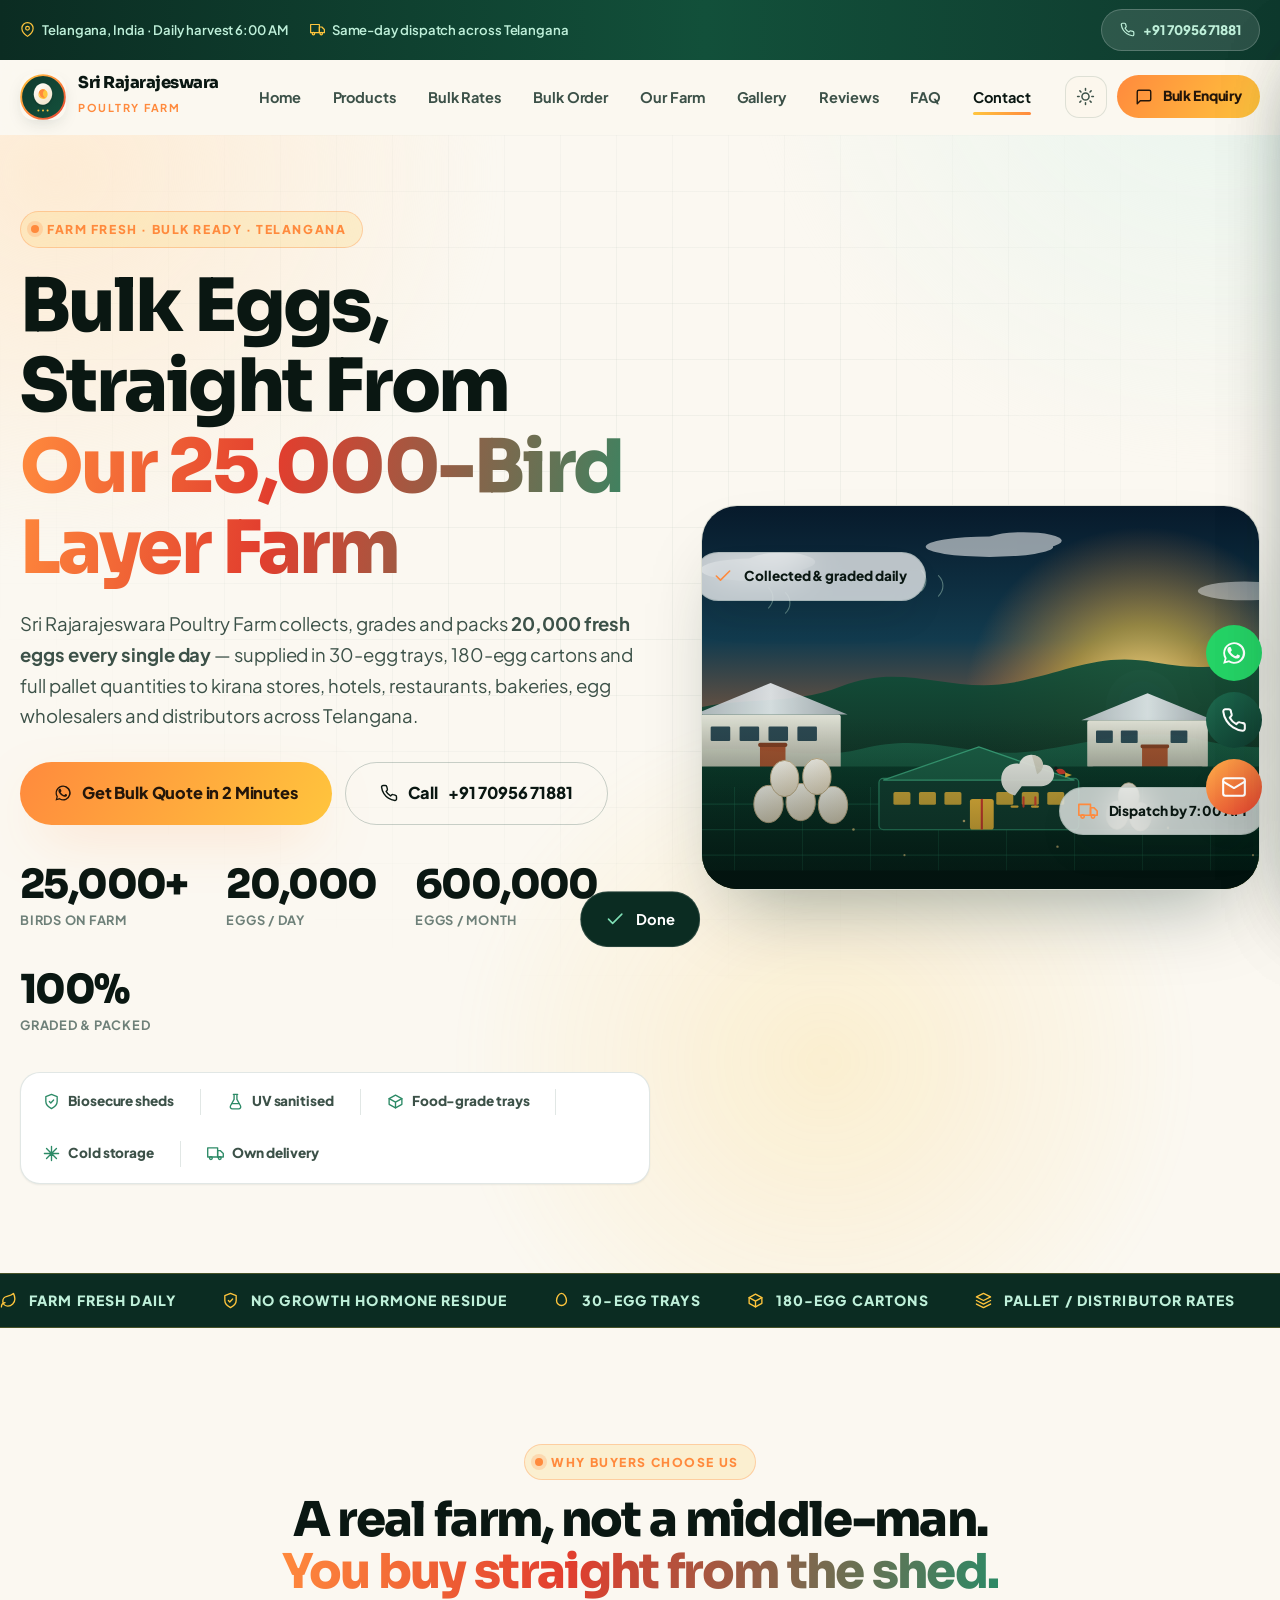
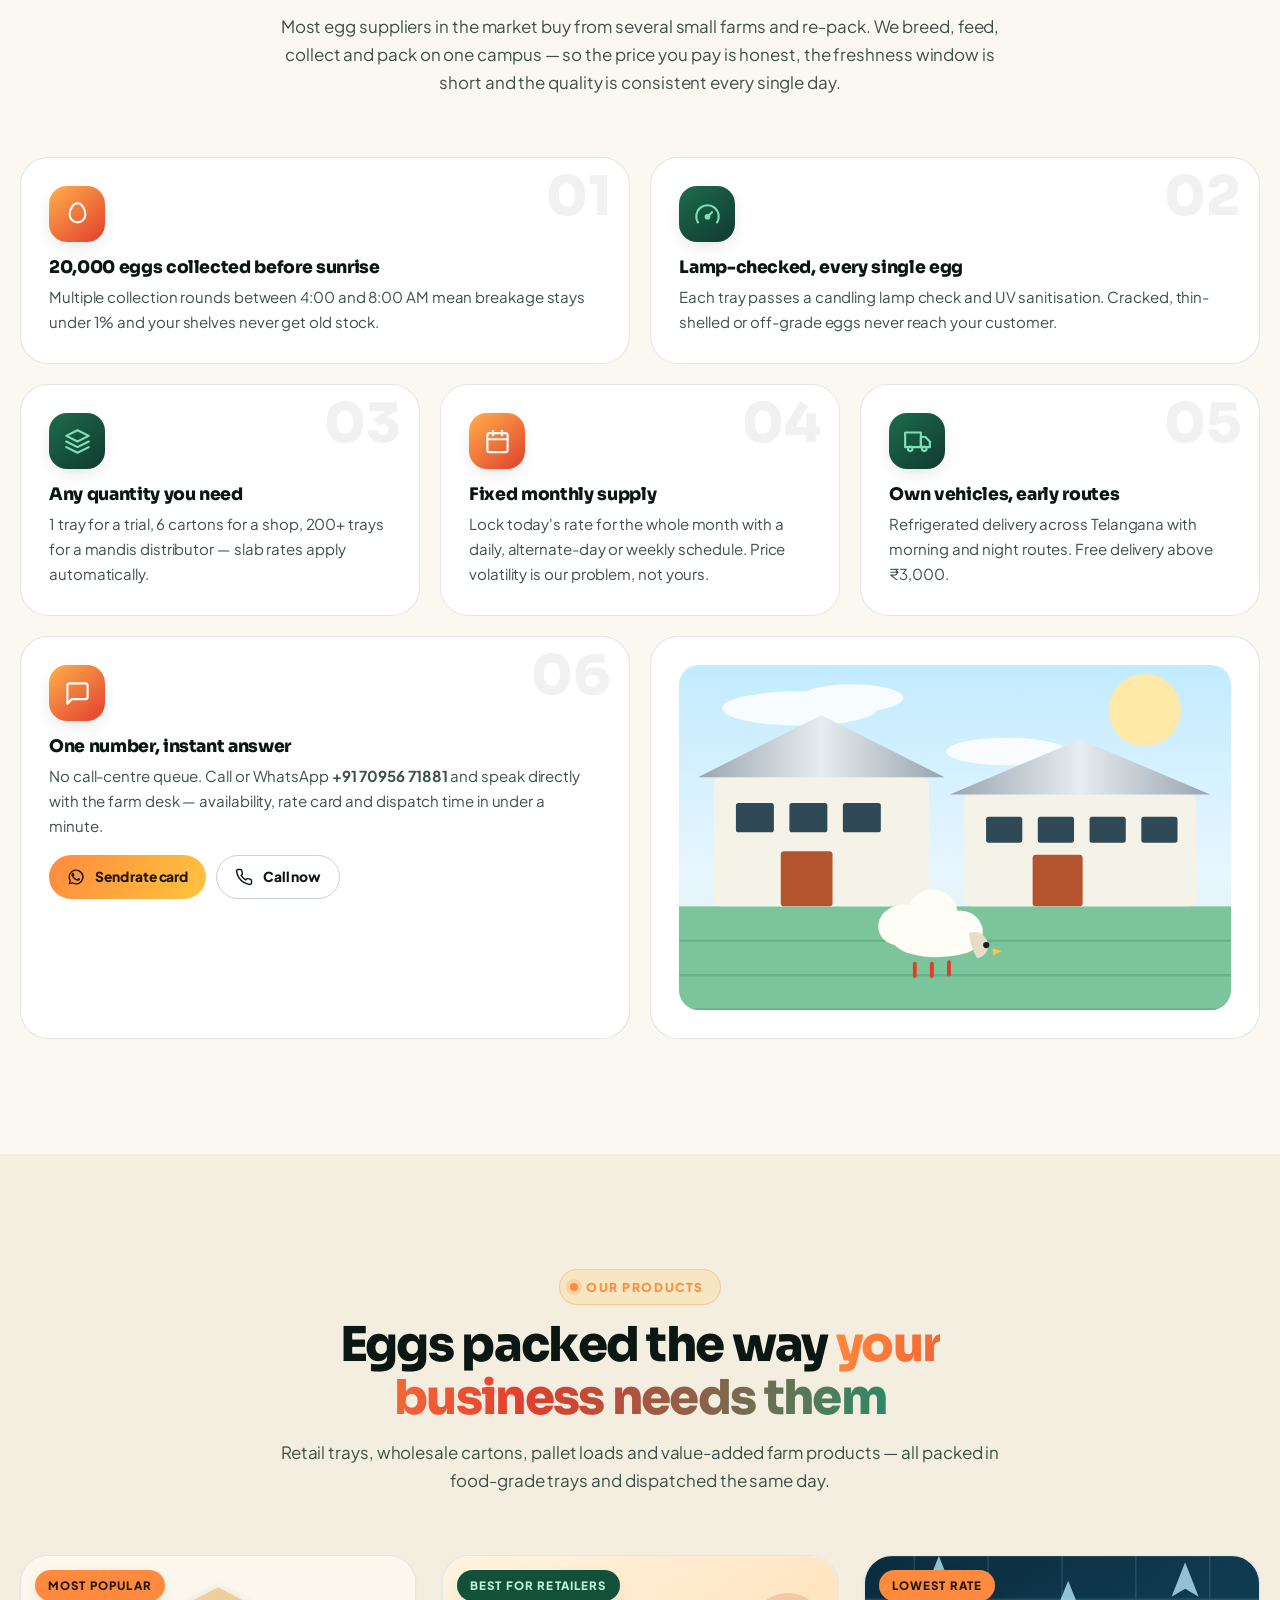
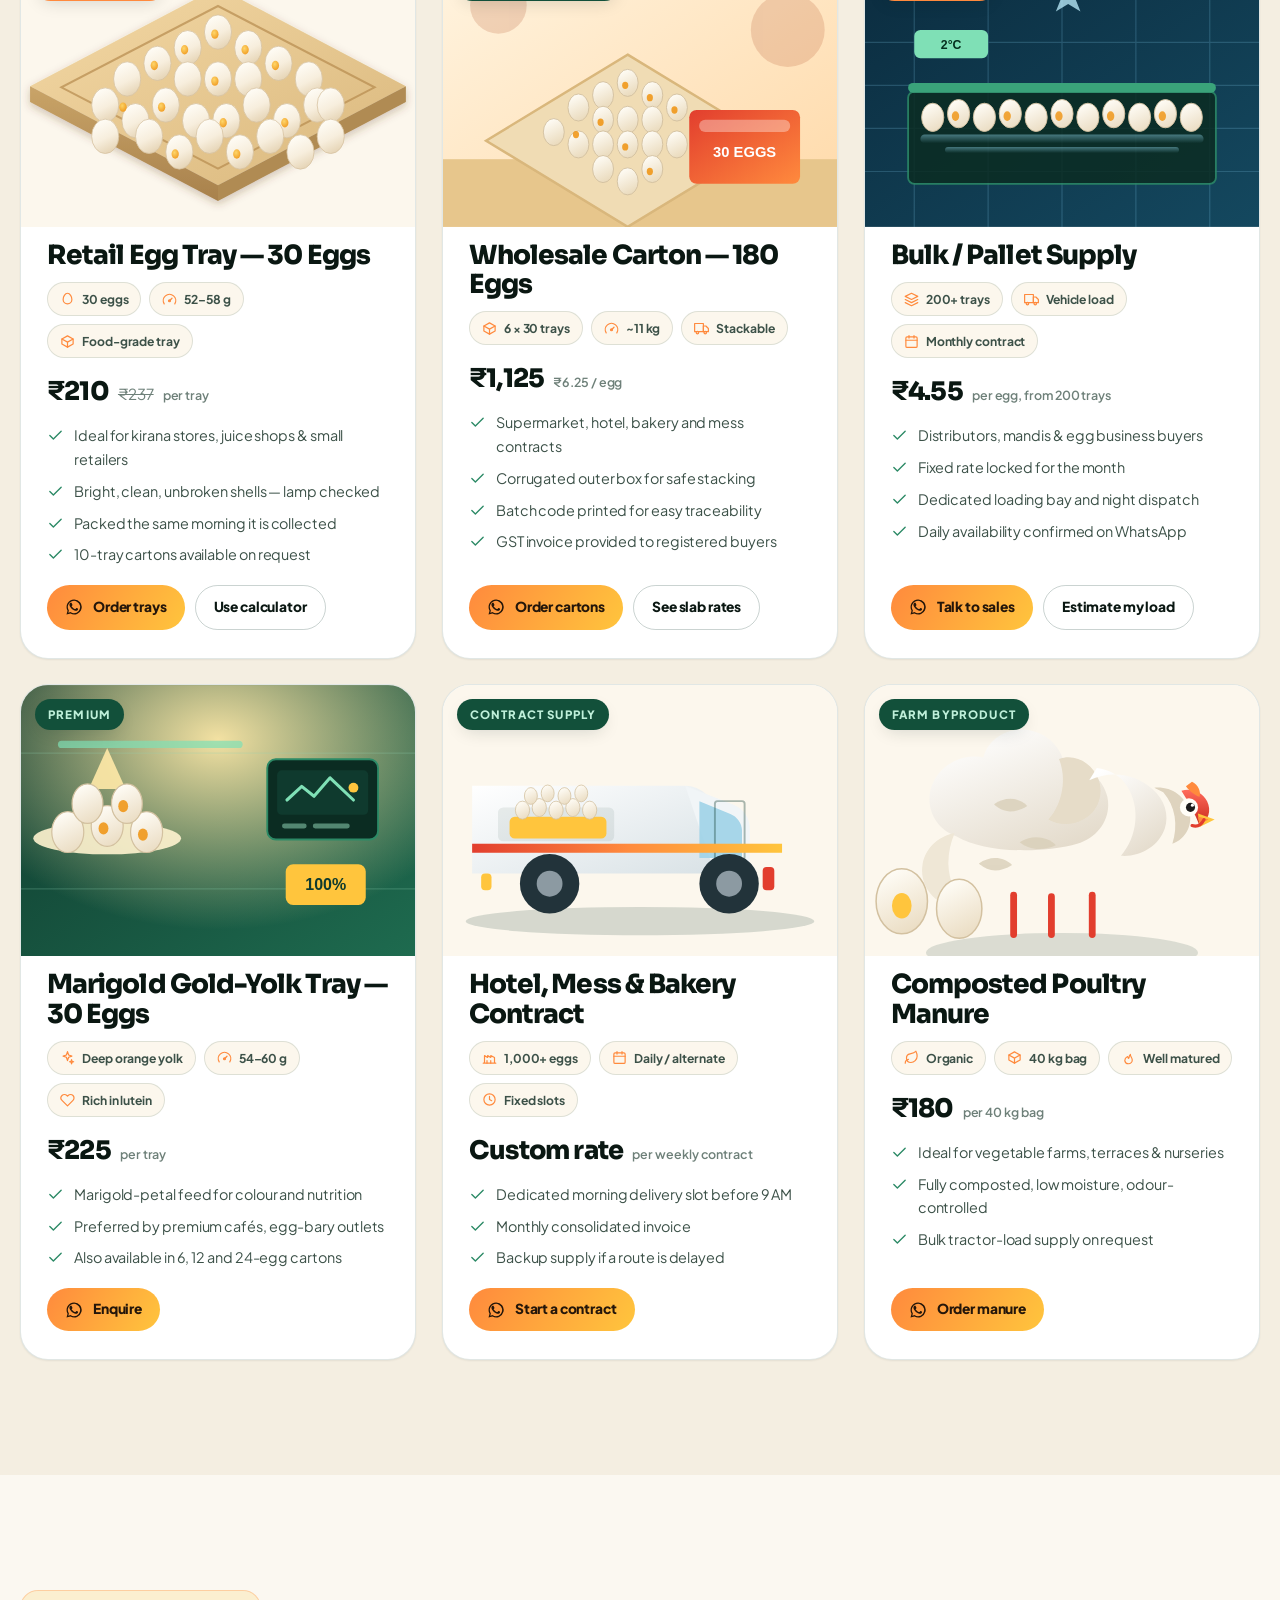
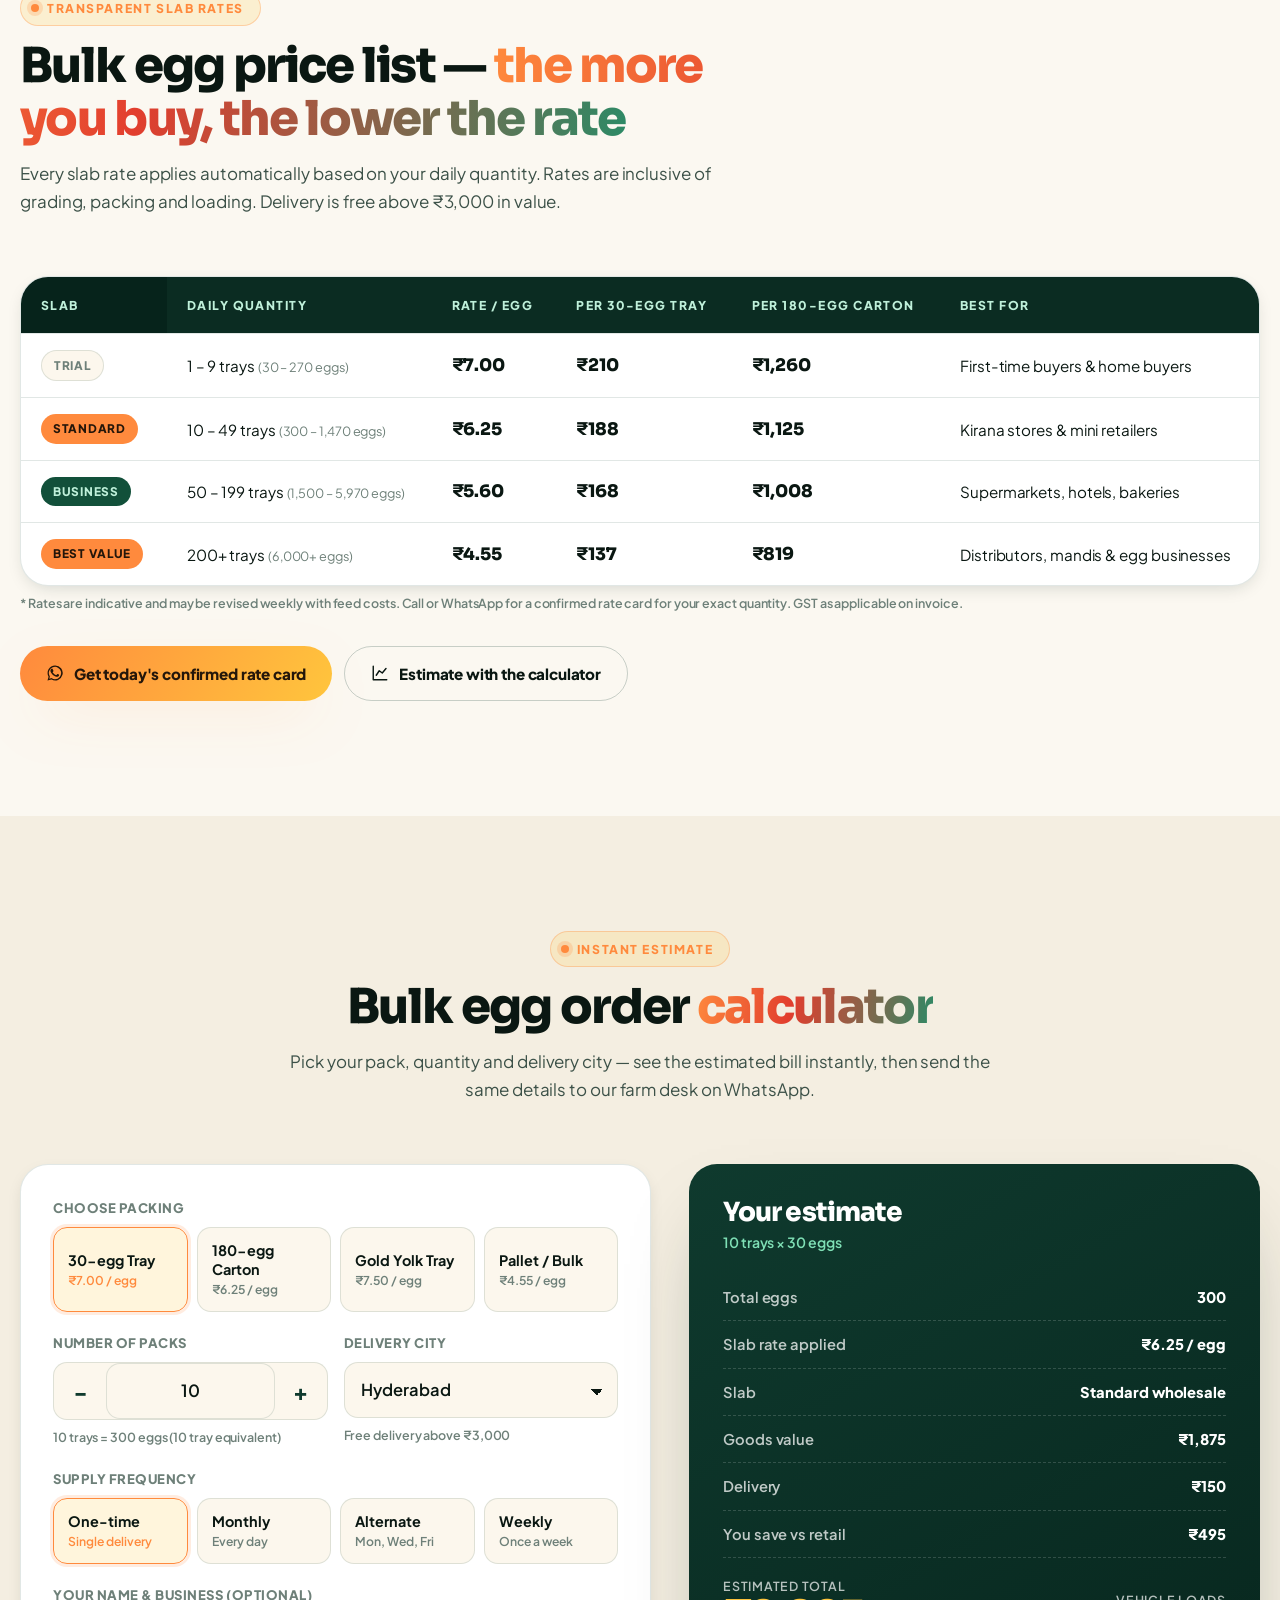
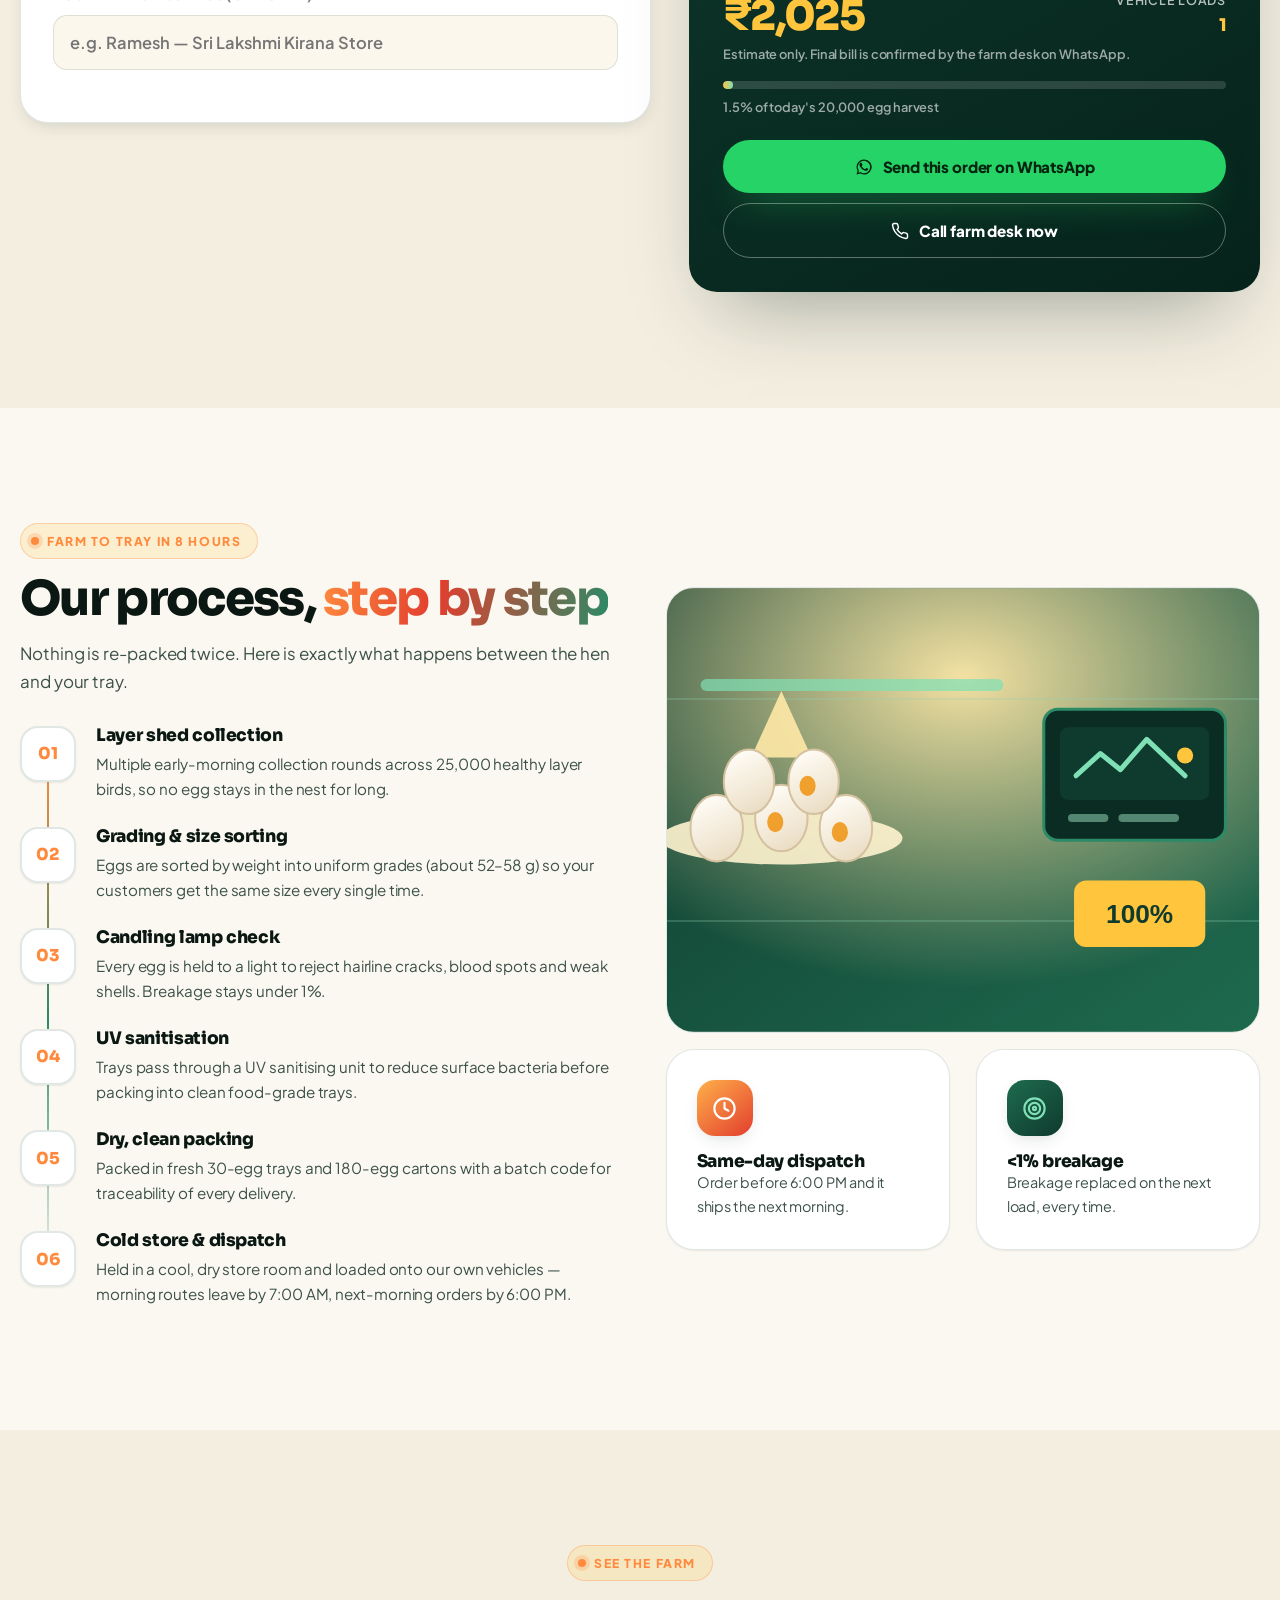
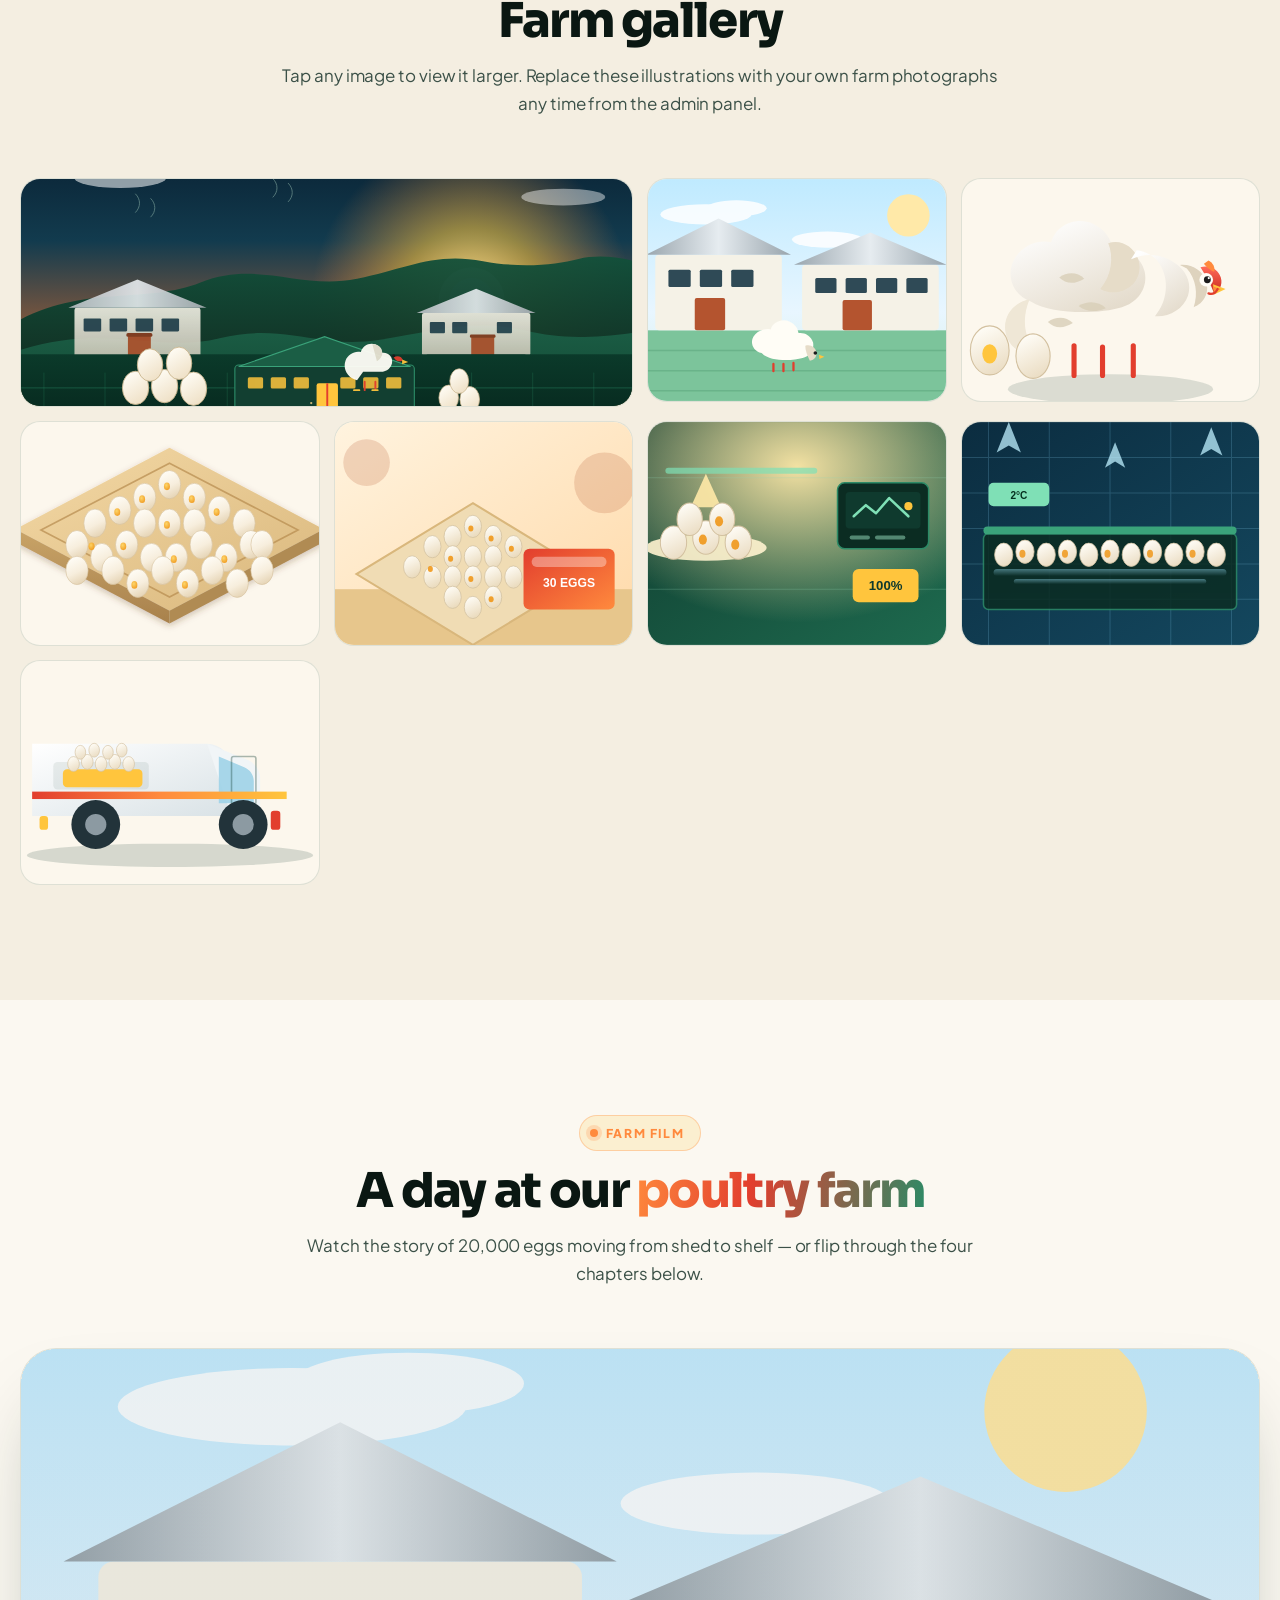
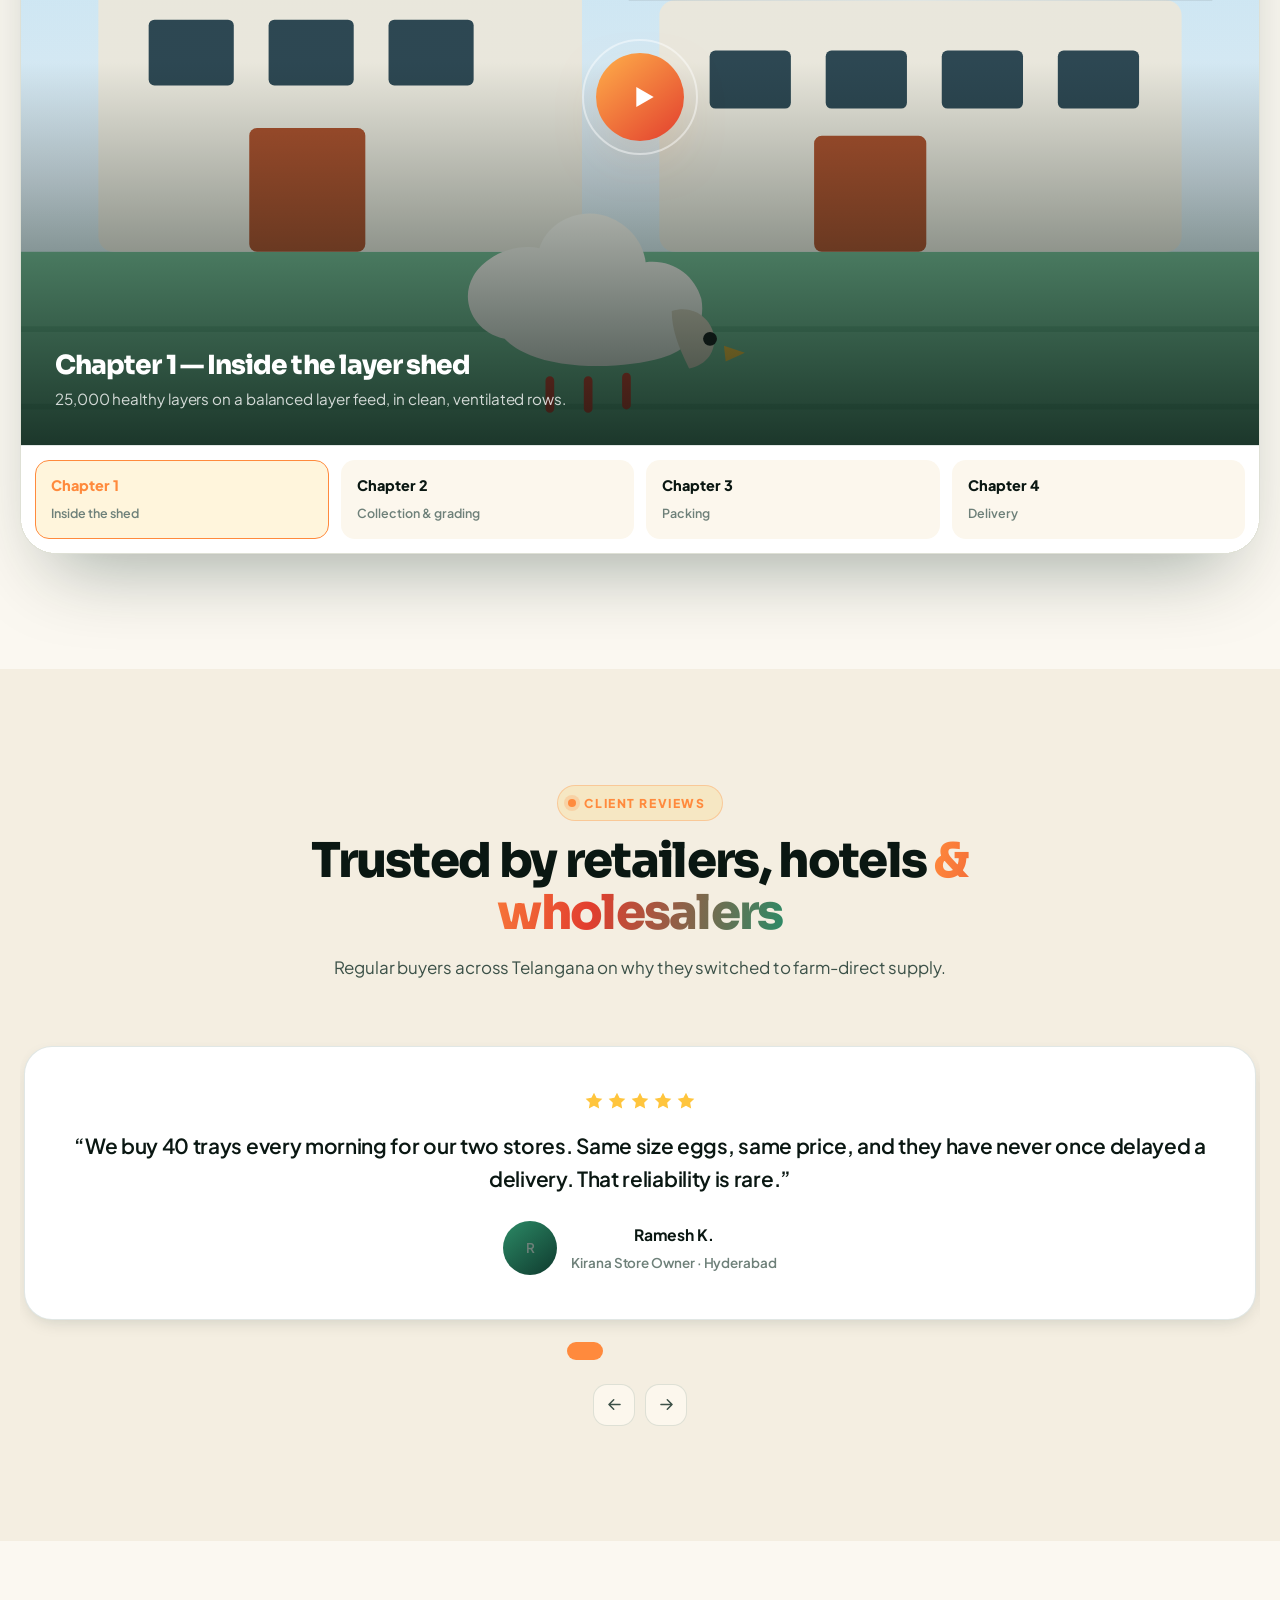
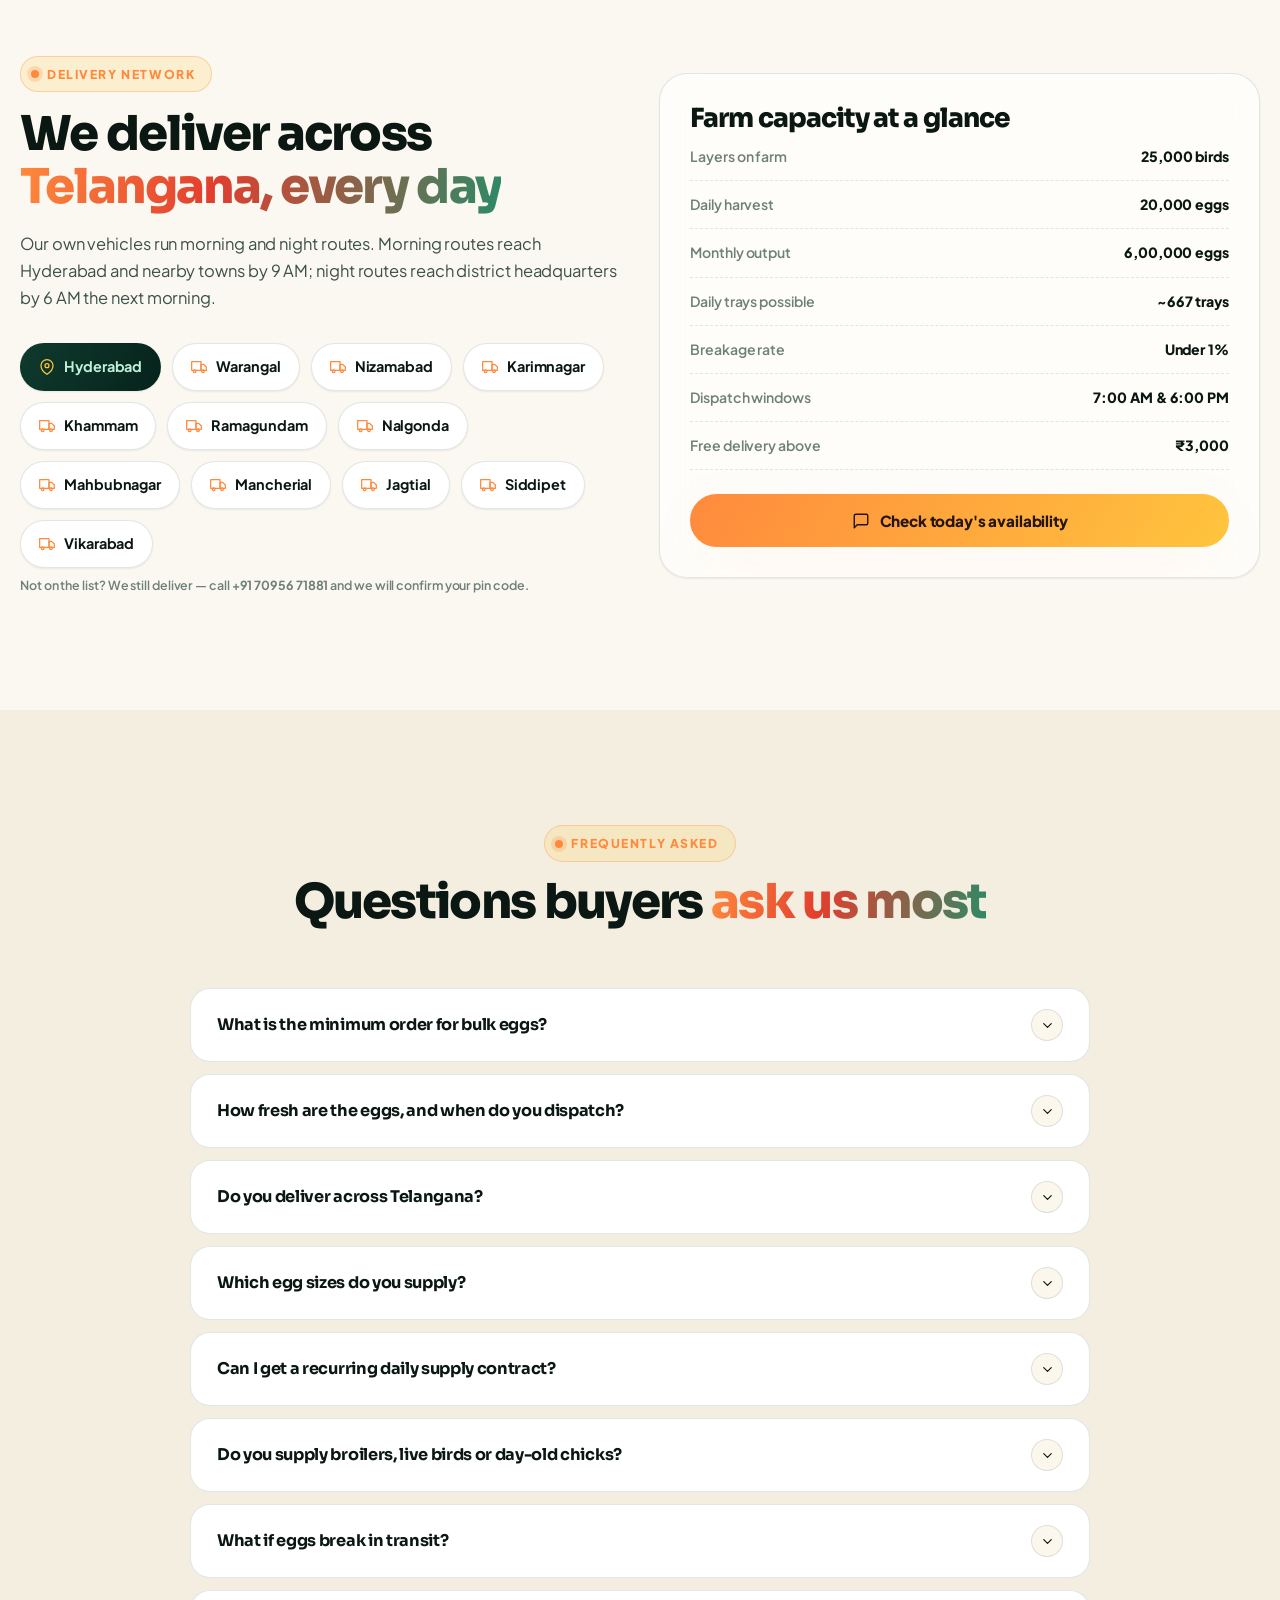
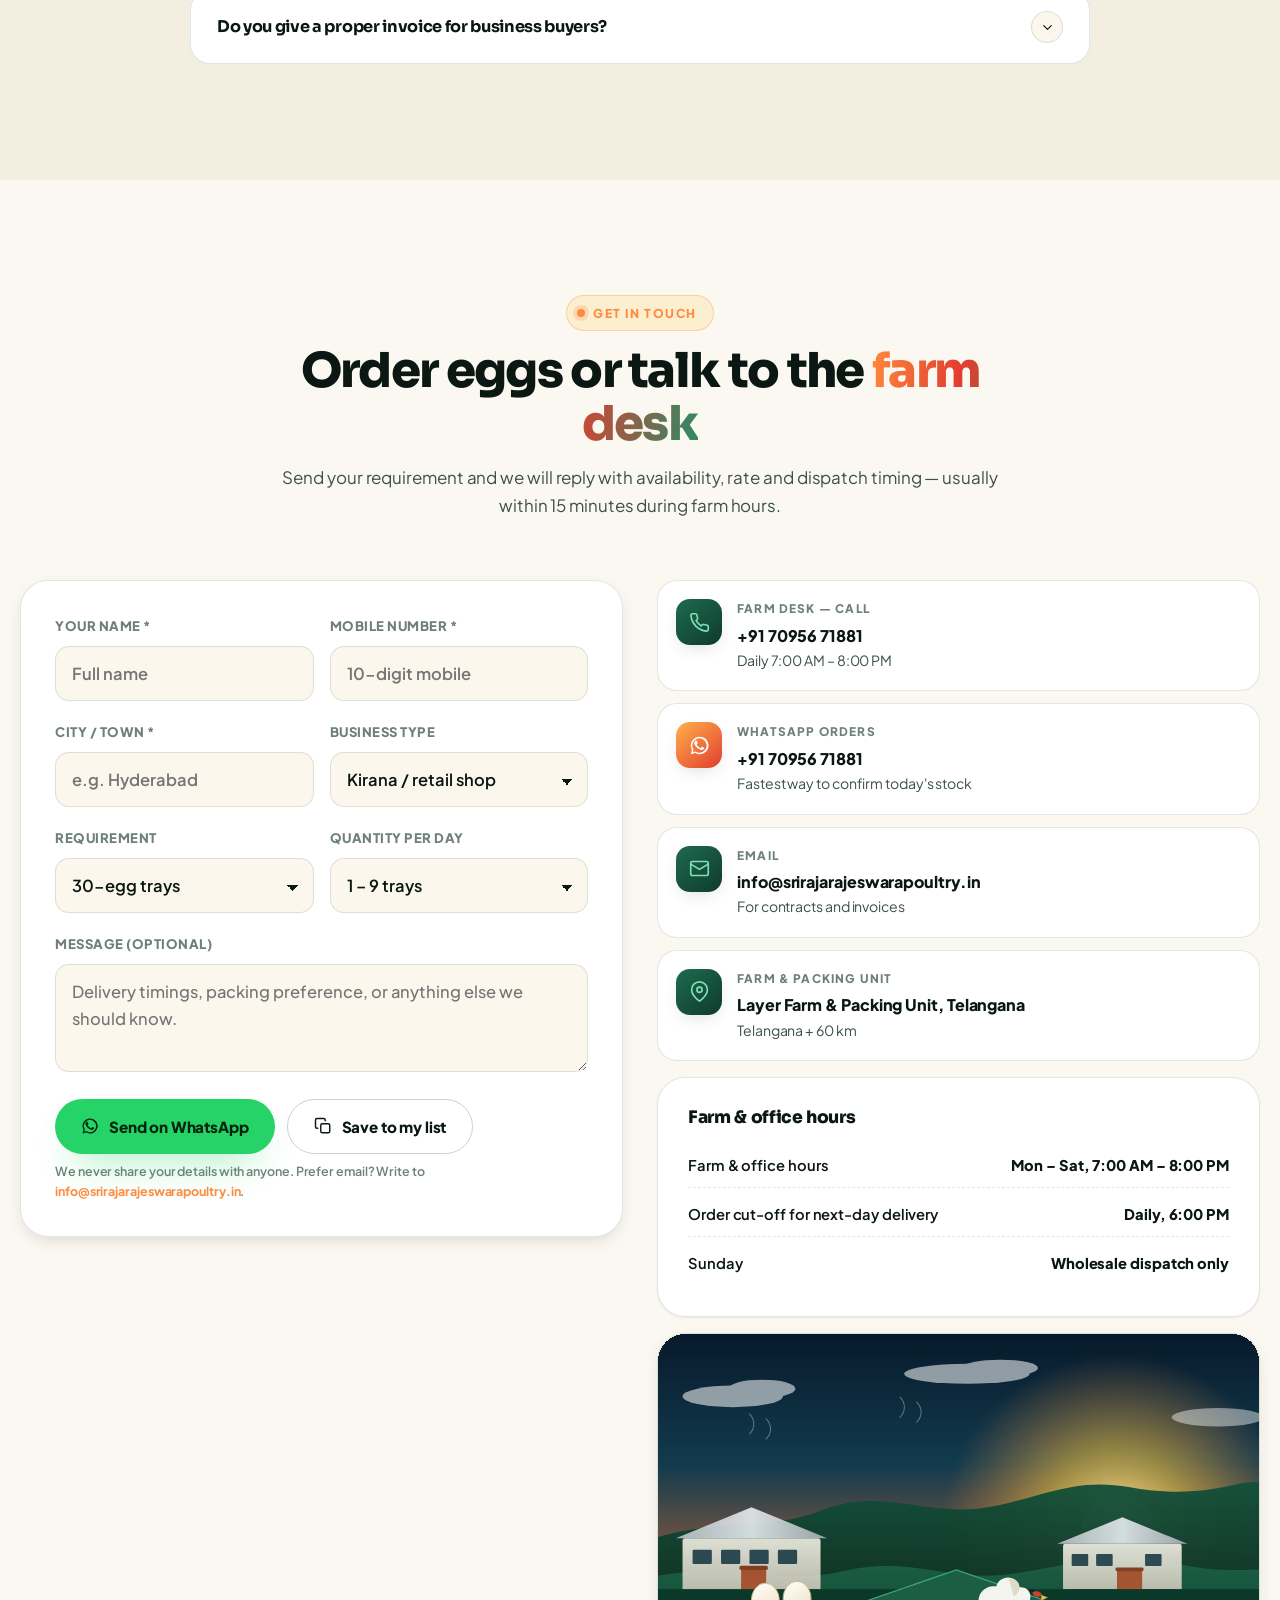
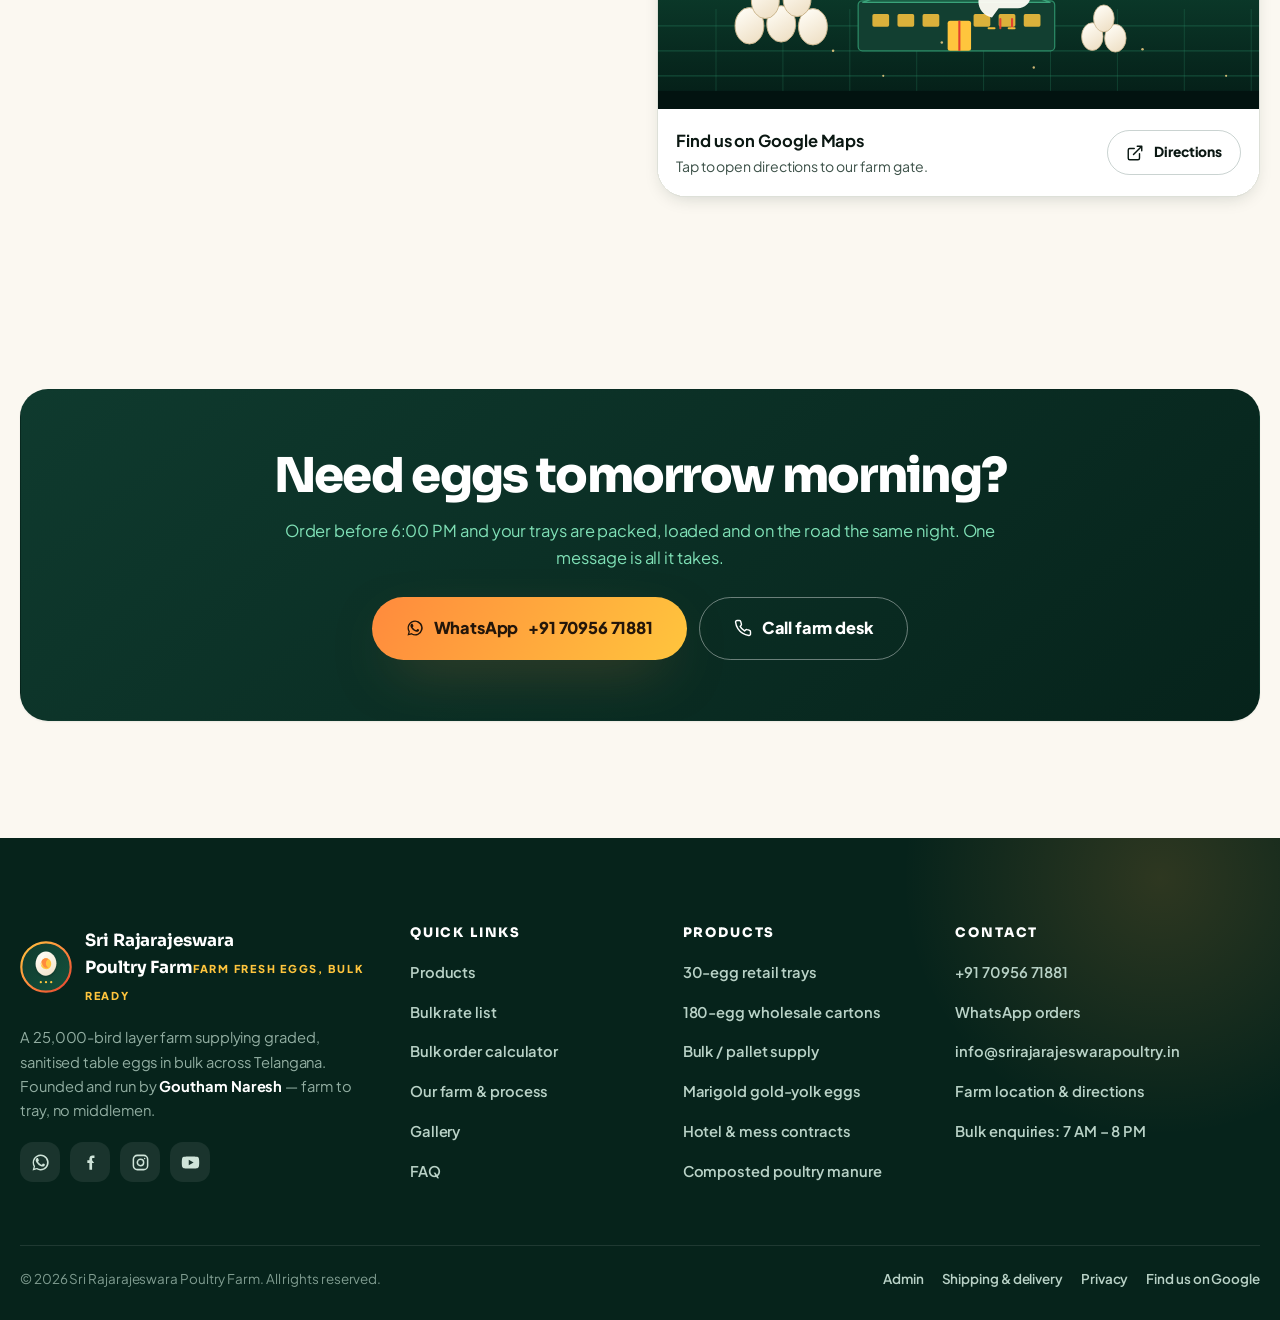
<file: index.html>
<!DOCTYPE html>
<html lang="en" data-theme="light">
<head>
<meta charset="utf-8">
<meta name="viewport" content="width=device-width, initial-scale=1, viewport-fit=cover">
<meta name="theme-color" content="#0F3A2E" media="(prefers-color-scheme: light)">
<meta name="theme-color" content="#05150F" media="(prefers-color-scheme: dark)">

<title>Sri Rajarajeswara Poultry Farm | Bulk &amp; Wholesale Eggs in Telangana</title>
<meta name="description" content="Sri Rajarajeswara Poultry Farm — bulk egg supplier in Telangana. 25,000 hens, 20,000 fresh eggs daily. Wholesale 30-egg trays, 180-egg cartons &amp; pallet supply for retailers, hotels, bakeries and distributors. Call 70956 71881.">
<meta name="keywords" content="Sri Rajarajeswara Poultry Farm, bulk eggs Hyderabad, wholesale eggs Telangana, egg trays supplier, poultry farm near me, table eggs bulk, 30 eggs tray, egg carton wholesale, layer farm Telangana, fresh eggs Hyderabad, egg distributor">
<meta name="author" content="Goutham Naresh — Sri Rajarajeswara Poultry Farm">
<meta name="robots" content="index, follow, max-image-preview:large, max-snippet:-1">
<meta name="googlebot" content="index, follow">
  <!-- SEARCH VERIFICATION: paste the codes Google / Bing give you here.
       Google Search Console -> HTML tag verification ->  <meta name="google-site-verification" content="PASTE_CODE">
       Bing Webmaster Tools  -> HTML tag verification ->  <meta name="msvalidate.01" content="PASTE_CODE"> -->
  <meta name="google-site-verification" content="PASTE_GOOGLE_CODE_HERE">
  <meta name="msvalidate.01" content="PASTE_BING_CODE_HERE">
<meta name="geo.region" content="IN-TG">
<meta name="geo.placename" content="Telangana, India">
<meta name="ICBM" content="Telangana, India">

<link rel="canonical" href="https://naresh-sde.github.io/srirajarajeswara-poultry-farm/">
<link rel="alternate" hreflang="en-IN" href="https://naresh-sde.github.io/srirajarajeswara-poultry-farm/">

<meta property="og:type" content="website">
<meta property="og:site_name" content="Sri Rajarajeswara Poultry Farm">
<meta property="og:locale" content="en_IN">
<meta property="og:title" content="Sri Rajarajeswara Poultry Farm | Bulk &amp; Wholesale Eggs in Telangana">
<meta property="og:description" content="25,000 hens • 20,000 fresh eggs every day • Wholesale trays, cartons &amp; pallet supply across Telangana. Call 70956 71881.">
<meta property="og:url" content="https://naresh-sde.github.io/srirajarajeswara-poultry-farm/">
<meta property="og:image" content="https://naresh-sde.github.io/srirajarajeswara-poultry-farm/assets/img/hero-farm.svg">
<meta name="twitter:card" content="summary_large_image">
<meta name="twitter:title" content="Sri Rajarajeswara Poultry Farm | Bulk Eggs, Telangana">
<meta name="twitter:description" content="Bulk &amp; wholesale farm-fresh eggs. 30-egg trays, 180-egg cartons, pallet supply. Call 70956 71881.">
<meta name="twitter:image" content="https://naresh-sde.github.io/srirajarajeswara-poultry-farm/assets/img/hero-farm.svg">

<link rel="icon" type="image/svg+xml" href="assets/img/favicon.svg">
<link rel="apple-touch-icon" href="assets/img/favicon.svg">
<link rel="manifest" href="manifest.webmanifest">

<link rel="preconnect" href="https://fonts.googleapis.com">
<link rel="preconnect" href="https://fonts.gstatic.com" crossorigin>
<link rel="preload" as="image" href="assets/img/hero-farm.svg">
<link href="https://fonts.googleapis.com/css2?family=Plus+Jakarta+Sans:wght@400;500;600;700;800&family=Sora:wght@600;700;800&display=swap" rel="stylesheet">
<link rel="stylesheet" href="assets/css/styles.css">

<script type="application/ld+json">
{
  "@context": "https://schema.org",
  "@graph": [
    {
      "@type": ["PoultryFarm", "LocalBusiness", "FoodEstablishment"],
      "@id": "https://naresh-sde.github.io/srirajarajeswara-poultry-farm/#farm",
      "name": "Sri Rajarajeswara Poultry Farm",
      "alternateName": "Sri Rajarajeswara Poultry",
      "description": "Layer poultry farm in Telangana supplying graded, sanitised table eggs in bulk — 30-egg trays, 180-egg cartons and pallet quantities to retailers, hotels, bakeries and distributors.",
      "slogan": "Farm Fresh Eggs, Bulk Ready",
      "url": "https://naresh-sde.github.io/srirajarajeswara-poultry-farm/",
      "telephone": "+91-70956-71881",
      "email": "info@srirajarajeswarapoultry.in",
      "image": "https://naresh-sde.github.io/srirajarajeswara-poultry-farm/assets/img/hero-farm.svg",
      "logo": "https://naresh-sde.github.io/srirajarajeswara-poultry-farm/assets/img/logo.svg",
      "foundingDate": "2019",
      "founder": { "@type": "Person", "name": "Goutham Naresh", "jobTitle": "Founder & CEO" },
      "priceRange": "₹₹",
      "currenciesAccepted": "INR",
      "address": {
        "@type": "PostalAddress",
        "streetAddress": "Layer Farm & Packing Unit",
        "addressLocality": "Telangana",
        "addressRegion": "Telangana",
        "addressCountry": "IN"
      },
      "geo": { "@type": "GeoCoordinates", "latitude": 17.97, "longitude": 79.01 },
      "areaServed": [
        { "@type": "State", "name": "Telangana" },
        { "@type": "City", "name": "Hyderabad" },
        { "@type": "City", "name": "Warangal" },
        { "@type": "City", "name": "Nizamabad" },
        { "@type": "City", "name": "Karimnagar" },
        { "@type": "City", "name": "Khammam" }
      ],
      "openingHoursSpecification": [
        { "@type": "OpeningHoursSpecification", "dayOfWeek": ["Monday","Tuesday","Wednesday","Thursday","Friday","Saturday"], "opens": "07:00", "closes": "20:00" }
      ],
      "aggregateRating": { "@type": "AggregateRating", "ratingValue": "4.9", "reviewCount": "187", "bestRating": "5" },
      "hasOfferCatalog": {
        "@type": "OfferCatalog",
        "name": "Egg supply catalogue",
        "itemListElement": [
          { "@type": "OfferCatalog", "name": "Retail Egg Tray (30 eggs)", "itemListElement": [ { "@type": "Offer", "priceCurrency": "INR", "price": "210", "availability": "https://schema.org/InStock" } ] },
          { "@type": "OfferCatalog", "name": "Wholesale Carton (180 eggs)", "itemListElement": [ { "@type": "Offer", "priceCurrency": "INR", "price": "1125", "availability": "https://schema.org/InStock" } ] },
          { "@type": "OfferCatalog", "name": "Bulk / Pallet Supply", "itemListElement": [ { "@type": "Offer", "priceCurrency": "INR", "price": "4.55", "priceSpecification": { "@type": "UnitPriceSpecification", "priceCurrency": "INR", "price": "4.55", "unitCode": "E28" }, "availability": "https://schema.org/InStock" } ] }
        ]
      },
      "sameAs": []
    },
    {
      "@type": "WebSite",
      "@id": "https://naresh-sde.github.io/srirajarajeswara-poultry-farm/#website",
      "url": "https://naresh-sde.github.io/srirajarajeswara-poultry-farm/",
      "name": "Sri Rajarajeswara Poultry Farm",
      "inLanguage": "en-IN",
      "publisher": { "@id": "https://naresh-sde.github.io/srirajarajeswara-poultry-farm/#farm" },
      "potentialAction": {
        "@type": "SearchAction",
        "target": "https://naresh-sde.github.io/srirajarajeswara-poultry-farm/#products",
        "query-input": "required name=searchTerm"
      }
    },
    {
      "@type": "FAQPage",
      "@id": "https://naresh-sde.github.io/srirajarajeswara-poultry-farm/#faq",
      "mainEntity": [
        { "@type": "Question", "name": "What is the minimum order for bulk eggs?", "acceptedAnswer": { "@type": "Answer", "text": "There is no minimum for a trial — you can start with a single 30-egg tray. Wholesale slab rates begin at 10 trays (300 eggs), business rates from 50 trays (1,500 eggs) and distributor rates from 200 trays (6,000 eggs)." } },
        { "@type": "Question", "name": "How fresh are the eggs and when do you dispatch?", "acceptedAnswer": { "@type": "Answer", "text": "Eggs are collected from the layer sheds in the early morning, candled, UV-sanitised, graded and packed the same day. Trays and cartons leave the farm by 7:00 AM for morning routes and by 6:00 PM for next-morning delivery." } },
        { "@type": "Question", "name": "Do you deliver across Telangana?", "acceptedAnswer": { "@type": "Answer", "text": "Yes. We deliver daily to Hyderabad and every major Telangana town including Warangal, Nizamabad, Karimnagar, Khammam, Ramagundam, Nalgonda and Mancherial. Delivery is free above ₹3,000, otherwise a flat ₹150 applies." } },
        { "@type": "Question", "name": "Which egg sizes do you supply?", "acceptedAnswer": { "@type": "Answer", "text": "Standard table eggs weighing roughly 52–58 g are packed in 30-egg trays and 180-egg cartons. Marigold gold-yolk trays are available on the same daily quantity, and custom weight grades can be packed on request for bulk buyers." } },
        { "@type": "Question", "name": "Can I get a recurring daily supply contract?", "acceptedAnswer": { "@type": "Answer", "text": "Yes. Daily, alternate-day and weekly supply schedules are available with a fixed rate for the month, so your shop or kitchen never runs short. Call 70956 71881 to set up a supply account." } },
        { "@type": "Question", "name": "Do you supply broilers, live birds or chicks?", "acceptedAnswer": { "@type": "Answer", "text": "This farm focuses on table eggs and value-added farm products such as composted poultry manure. For broilers, chicks or live birds we connect you with verified partner farms in the region." } }
      ]
    }
  ]
}
</script>

<script type="application/ld+json" id="ld-dynamic">{}</script>
</head>

<body>
<a class="skip-link" href="#main">Skip to main content</a>
<div class="progress" id="progress" aria-hidden="true"></div>

<!-- ============ ICON SPRITE ============ -->
<svg width="0" height="0" style="position:absolute" aria-hidden="true" focusable="false">
  <defs>
    <symbol id="i-phone" viewBox="0 0 24 24"><path d="M22 16.9v3a2 2 0 0 1-2.2 2 19.8 19.8 0 0 1-8.6-3.1 19.5 19.5 0 0 1-6-6A19.8 19.8 0 0 1 2.1 4.2 2 2 0 0 1 4.1 2h3a2 2 0 0 1 2 1.7c.1 1 .4 1.9.7 2.8a2 2 0 0 1-.5 2.1L8.1 9.9a16 16 0 0 0 6 6l1.3-1.3a2 2 0 0 1 2.1-.4c.9.3 1.9.6 2.8.7a2 2 0 0 1 1.7 2z"/></symbol>
    <symbol id="i-mail" viewBox="0 0 24 24"><rect x="2" y="4" width="20" height="16" rx="2"/><path d="m2 7 10 6 10-6"/></symbol>
    <symbol id="i-pin" viewBox="0 0 24 24"><path d="M21 10c0 7-9 13-9 13S3 17 3 10a9 9 0 0 1 18 0z"/><circle cx="12" cy="10" r="3"/></symbol>
    <symbol id="i-clock" viewBox="0 0 24 24"><circle cx="12" cy="12" r="9"/><path d="M12 7v5l3.5 2"/></symbol>
    <symbol id="i-check" viewBox="0 0 24 24"><path d="m20 6-11 11-5-5"/></symbol>
    <symbol id="i-star" viewBox="0 0 24 24"><path d="m12 2 3.1 6.3 6.9 1-5 4.9 1.2 6.9L12 17.8 5.8 21l1.2-6.9-5-4.9 6.9-1z"/></symbol>
    <symbol id="i-shield" viewBox="0 0 24 24"><path d="M12 22s8-4 8-10V5l-8-3-8 3v7c0 6 8 10 8 10z"/><path d="m9 12 2 2 4-4"/></symbol>
    <symbol id="i-truck" viewBox="0 0 24 24"><path d="M1 4h14v13H1z"/><path d="M15 8h4l4 4v5h-8z"/><circle cx="5.5" cy="18.5" r="2"/><circle cx="18" cy="18.5" r="2"/></symbol>
    <symbol id="i-snow" viewBox="0 0 24 24"><path d="M12 2v20M2 12h20M5 5l14 14M19 5 5 19"/></symbol>
    <symbol id="i-egg" viewBox="0 0 24 24"><path d="M12 2c4 0 7 5.5 7 10a7 7 0 0 1-14 0c0-4.5 3-10 7-10z"/></symbol>
    <symbol id="i-bird" viewBox="0 0 24 24"><path d="M16 4a7 7 0 0 0-7 7l-5 3 3 3-2 3 4-1 2 2 1-4 4-1a7 7 0 0 0 5-7 3 3 0 0 1-5-5z"/><path d="M13 8h.01"/></symbol>
    <symbol id="i-wheat" viewBox="0 0 24 24"><path d="M12 22V6"/><path d="M12 6c0-2 2-4 4-4 0 2-2 4-4 4zm0 0c0-2-2-4-4-4 0 2 2 4 4 4z"/><path d="M12 12c0-2 2-4 4-4 0 2-2 4-4 4zm0 0c0-2-2-4-4-4 0 2 2 4 4 4z"/><path d="M12 18c0-2 2-4 4-4 0 2-2 4-4 4zm0 0c0-2-2-4-4-4 0 2 2 4 4 4z"/></symbol>
    <symbol id="i-box" viewBox="0 0 24 24"><path d="M21 8 12 3 3 8v8l9 5 9-5z"/><path d="m3 8 9 5 9-5M12 13v8"/></symbol>
    <symbol id="i-users" viewBox="0 0 24 24"><path d="M16 21v-2a4 4 0 0 0-4-4H6a4 4 0 0 0-4 4v2"/><circle cx="9" cy="7" r="4"/><path d="M22 21v-2a4 4 0 0 0-3-3.9M16 3.1a4 4 0 0 1 0 7.8"/></symbol>
    <symbol id="i-award" viewBox="0 0 24 24"><circle cx="12" cy="9" r="6"/><path d="m8.2 14-1.2 8L12 19l5 3-1.2-8"/></symbol>
    <symbol id="i-sun" viewBox="0 0 24 24"><circle cx="12" cy="12" r="4.5"/><path d="M12 2v2M12 20v2M2 12h2M20 12h2M4.9 4.9l1.4 1.4M17.7 17.7l1.4 1.4M19.1 4.9l-1.4 1.4M6.3 17.7l-1.4 1.4"/></symbol>
    <symbol id="i-moon" viewBox="0 0 24 24"><path d="M21 12.8A9 9 0 1 1 11.2 3a7 7 0 0 0 9.8 9.8z"/></symbol>
    <symbol id="i-menu" viewBox="0 0 24 24"><path d="M3 6h18M3 12h18M3 18h18"/></symbol>
    <symbol id="i-x" viewBox="0 0 24 24"><path d="M18 6 6 18M6 6l12 12"/></symbol>
    <symbol id="i-arrow" viewBox="0 0 24 24"><path d="M5 12h14M13 6l6 6-6 6"/></symbol>
    <symbol id="i-chevron" viewBox="0 0 24 24"><path d="m6 9 6 6 6-6"/></symbol>
    <symbol id="i-play" viewBox="0 0 24 24"><path d="M7 4.5v15l13-7.5z" fill="currentColor" stroke="none"/></symbol>
    <symbol id="i-chat" viewBox="0 0 24 24"><path d="M21 15a2 2 0 0 1-2 2H7l-4 4V5a2 2 0 0 1 2-2h14a2 2 0 0 1 2 2z"/></symbol>
    <symbol id="i-sparkle" viewBox="0 0 24 24"><path d="M12 2.5 13.8 8 19 9.8 13.8 11.6 12 17l-1.8-5.4L5 9.8 10.2 8z"/><path d="M18.5 15.5 19.3 18l2.5.8-2.5.8-.8 2.5-.8-2.5-2.5-.8 2.5-.8z"/></symbol>
    <symbol id="i-chart" viewBox="0 0 24 24"><path d="M3 3v18h18"/><path d="m7 15 4-6 4 3 5-6"/></symbol>
    <symbol id="i-leaf" viewBox="0 0 24 24"><path d="M11 20A7 7 0 0 1 9.8 6.1C15.5 5 17 4.5 19 2c1 2 2 4.2 2 8 0 5.5-4.8 10-10 10z"/><path d="M2 21c0-3 1.9-5.4 5.1-6"/></symbol>
    <symbol id="i-factory" viewBox="0 0 24 24"><path d="M2 21h20M4 21V9l5 3V9l5 3V9l6 3v9"/><path d="M8 21v-4M14 21v-4"/></symbol>
    <symbol id="i-droplet" viewBox="0 0 24 24"><path d="M9 2h6M10 2v7L5 18a3 3 0 0 0 2.6 4.5h8.8A3 3 0 0 0 19 18l-5-9V2"/><path d="M7 15h10"/></symbol>
    <symbol id="i-calendar" viewBox="0 0 24 24"><rect x="3" y="4.5" width="18" height="17" rx="2"/><path d="M16 2.5v4M8 2.5v4M3 10h18"/></symbol>
    <symbol id="i-copy" viewBox="0 0 24 24"><rect x="9" y="9" width="12" height="12" rx="2"/><path d="M5 15H4a2 2 0 0 1-2-2V4a2 2 0 0 1 2-2h9a2 2 0 0 1 2 2v1"/></symbol>
    <symbol id="i-lock" viewBox="0 0 24 24"><rect x="3.5" y="11" width="17" height="10.5" rx="2"/><path d="M7.5 11V7a4.5 4.5 0 0 1 9 0v4"/></symbol>
    <symbol id="i-gauge" viewBox="0 0 24 24"><path d="M3.5 19a10 10 0 1 1 17 0"/><path d="m12 14 4-4"/><circle cx="12" cy="14" r="1.6"/></symbol>
    <symbol id="i-target" viewBox="0 0 24 24"><circle cx="12" cy="12" r="9"/><circle cx="12" cy="12" r="5"/><circle cx="12" cy="12" r="1.4"/></symbol>
    <symbol id="i-quote" viewBox="0 0 24 24"><path d="M10 8H6a2 2 0 0 0-2 2v4h6V8zm0 0V6a4 4 0 0 1 4-4"/><path d="M20 8h-4a2 2 0 0 0-2 2v4h6V8zm0 0V6a4 4 0 0 1 4-4"/></symbol>
    <symbol id="i-external" viewBox="0 0 24 24"><path d="M18 13v6a2 2 0 0 1-2 2H5a2 2 0 0 1-2-2V8a2 2 0 0 1 2-2h6"/><path d="M15 3h6v6M10 14 21 3"/></symbol>
    <symbol id="i-reset" viewBox="0 0 24 24"><path d="M3 12a9 9 0 1 0 3-6.7L3 8"/><path d="M3 3v5h5"/></symbol>
    <symbol id="i-layers" viewBox="0 0 24 24"><path d="M12 2 2 7l10 5 10-5z"/><path d="m2 12 10 5 10-5M2 17l10 5 10-5"/></symbol>
    <symbol id="i-thermo" viewBox="0 0 24 24"><path d="M14 14.8V4a2 2 0 0 0-4 0v10.8a4.5 4.5 0 1 0 4 0z"/></symbol>
    <symbol id="i-heart" viewBox="0 0 24 24"><path d="M20.8 5.6a5.5 5.5 0 0 0-7.8 0L12 6.7l-1-1.1a5.5 5.5 0 0 0-7.8 7.8l8.8 8.8 8.8-8.8a5.5 5.5 0 0 0 0-7.8z"/></symbol>
    <symbol id="i-fire" viewBox="0 0 24 24"><path d="M12 22a6 6 0 0 0 6-6c0-4-3-5-3-9 0 0-2 1.5-2 4.5 0 2-1.5 2.5-1.5 1 0-1-1-2-1-2s-4.5 2.5-4.5 6.5A6 6 0 0 0 12 22z"/></symbol>
    <symbol id="i-whatsapp" viewBox="0 0 24 24"><path fill="currentColor" stroke="none" d="M17.5 14.4c-.3-.2-1.7-.9-2-1-.3-.1-.5-.1-.7.1-.2.3-.7 1-.9 1.2-.2.2-.3.2-.6.1a8.3 8.3 0 0 1-2.4-1.5A9 9 0 0 1 9 11.3c-.2-.3 0-.5.1-.6l.5-.6.3-.5v-.5l-.9-2.2c-.2-.6-.5-.5-.7-.5h-.6c-.2 0-.5.1-.8.4a3.2 3.2 0 0 0-1 2.4A5.6 5.6 0 0 0 7 12a12.7 12.7 0 0 0 4.9 4.4c.7.3 1.2.5 1.6.6.7.2 1.3.2 1.8.1.6-.1 1.7-.7 1.9-1.4.3-.7.3-1.3.2-1.4-.1-.1-.3-.2-.6-.3zM12 2a10 10 0 0 0-8.6 15L2 22l5.2-1.4A10 10 0 1 0 12 2zm0 18.2a8.2 8.2 0 0 1-4.2-1.2l-.3-.2-3.1.8.8-3-.2-.3A8.2 8.2 0 1 1 12 20.2z"/></symbol>
    <symbol id="i-facebook" viewBox="0 0 24 24"><path fill="currentColor" stroke="none" d="M14 9V7.5c0-.8.2-1.2 1.4-1.2H17V3.2c-.3 0-1.3-.1-2.4-.1-2.4 0-4 1.5-4 4.2V9H8v3.6h2.6V21h3.4v-8.4h2.6z"/></symbol>
    <symbol id="i-instagram" viewBox="0 0 24 24"><rect x="3" y="3" width="18" height="18" rx="5"/><circle cx="12" cy="12" r="4"/><path d="M17.2 6.9h.01"/></symbol>
    <symbol id="i-youtube" viewBox="0 0 24 24"><path fill="currentColor" stroke="none" d="M23 12s0-3.5-.4-5.2a2.8 2.8 0 0 0-2-2C18.9 4.4 12 4.4 12 4.4s-6.9 0-8.6.4a2.8 2.8 0 0 0-2 2C1 8.5 1 12 1 12s0 3.5.4 5.2a2.8 2.8 0 0 0 2 2c1.7.4 8.6.4 8.6.4s6.9 0 8.6-.4a2.8 2.8 0 0 0 2-2C23 15.5 23 12 23 12zM9.8 15.5v-7l6.1 3.5z"/></symbol>
  </defs>
</svg>

<!-- ============ TOP BAR ============ -->
<div class="topbar">
  <div class="container">
    <div class="topbar-list">
      <span class="topbar-item hide-sm"><svg class="i"><use href="#i-pin"></use></svg> Telangana, India · Daily harvest 6:00 AM</span>
      <span class="topbar-item hide-sm"><svg class="i"><use href="#i-truck"></use></svg> Same-day dispatch across Telangana</span>
    </div>
    <a class="topbar-cta" href="tel:+917095671881"><svg class="i"><use href="#i-phone"></use></svg> <span data-bind="phoneDisplay">+91 70956 71881</span></a>
  </div>
</div>

<!-- ============ HEADER ============ -->
<header class="header" id="header">
  <div class="container header-inner">
    <a class="brand" href="#top" aria-label="Sri Rajarajeswara Poultry Farm home">
      <img src="assets/img/logo.svg" alt="Sri Rajarajeswara Poultry Farm logo" width="46" height="46">
      <span class="brand-txt">
        <strong>Sri Rajarajeswara</strong>
        <span>Poultry Farm</span>
      </span>
    </a>

    <nav class="nav" id="nav" aria-label="Main navigation">
      <a href="#top" class="active">Home</a>
      <a href="#products">Products</a>
      <a href="#pricing">Bulk Rates</a>
      <a href="#order">Bulk Order</a>
      <a href="#farm">Our Farm</a>
      <a href="#gallery">Gallery</a>
      <a href="#reviews">Reviews</a>
      <a href="#faq">FAQ</a>
      <a href="#contact">Contact</a>
    </nav>

    <div class="header-actions">
      <button class="icon-btn" id="themeBtn" type="button" aria-label="Toggle dark mode">
        <svg class="i sun"><use href="#i-sun"></use></svg>
        <svg class="i moon"><use href="#i-moon"></use></svg>
      </button>
      <a class="btn btn-accent btn-sm" href="#" data-wa="general"><svg class="i"><use href="#i-chat"></use></svg> Bulk Enquiry</a>
      <button class="icon-btn burger" id="burger" type="button" aria-label="Open menu" aria-expanded="false">
        <svg class="i"><use href="#i-menu"></use></svg>
      </button>
    </div>
  </div>
</header>

<!-- ============ MOBILE DRAWER ============ -->
<div class="overlay" id="overlay"></div>
<aside class="drawer" id="drawer" aria-label="Mobile menu">
  <div class="drawer-head">
    <div class="brand">
      <img src="assets/img/logo.svg" alt="" width="42" height="42">
      <span class="brand-txt"><strong>Sri Rajarajeswara</strong><span>Poultry Farm</span></span>
    </div>
    <button class="icon-btn" id="drawerClose" type="button" aria-label="Close menu"><svg class="i"><use href="#i-x"></use></svg></button>
  </div>
  <a href="#top">Home <svg class="i"><use href="#i-arrow"></use></svg></a>
  <a href="#products">Products <svg class="i"><use href="#i-arrow"></use></svg></a>
  <a href="#pricing">Bulk Rates <svg class="i"><use href="#i-arrow"></use></svg></a>
  <a href="#order">Bulk Order Calculator <svg class="i"><use href="#i-arrow"></use></svg></a>
  <a href="#farm">Our Farm &amp; Process <svg class="i"><use href="#i-arrow"></use></svg></a>
  <a href="#gallery">Gallery <svg class="i"><use href="#i-arrow"></use></svg></a>
  <a href="#reviews">Client Reviews <svg class="i"><use href="#i-arrow"></use></svg></a>
  <a href="#faq">FAQ <svg class="i"><use href="#i-arrow"></use></svg></a>
  <a href="#contact">Contact &amp; Directions <svg class="i"><use href="#i-arrow"></use></svg></a>
  <div class="mt-5" style="display:grid;gap:10px">
    <a class="btn btn-accent" href="tel:+917095671881"><svg class="i"><use href="#i-phone"></use></svg> <span data-bind="phoneDisplay">+91 70956 71881</span></a>
    <a class="btn btn-whatsapp" href="#" data-wa="general"><svg class="i"><use href="#i-whatsapp"></use></svg> WhatsApp Us</a>
  </div>
</aside>

<main id="main">
<span id="top"></span>

<!-- ============ HERO ============ -->
<section class="hero" aria-labelledby="heroTitle">
  <div class="container hero-grid">
    <div>
      <span class="eyebrow"><span class="dot"></span> Farm Fresh · Bulk Ready · Telangana</span>
      <h1 id="heroTitle">
        Bulk Eggs, Straight From
        <span class="line2 grad-text">Our 25,000-Bird Layer Farm</span>
      </h1>
      <p class="hero-lead">
        Sri Rajarajeswara Poultry Farm collects, grades and packs
        <strong>20,000 fresh eggs every single day</strong> — supplied in 30-egg trays,
        180-egg cartons and full pallet quantities to kirana stores, hotels, restaurants,
        bakeries, egg wholesalers and distributors across Telangana.
      </p>

      <div class="hero-cta">
        <a class="btn btn-accent btn-lg" href="#" data-wa="quote"><svg class="i"><use href="#i-whatsapp"></use></svg> Get Bulk Quote in 2 Minutes</a>
        <a class="btn btn-ghost btn-lg" href="tel:+917095671881"><svg class="i"><use href="#i-phone"></use></svg> Call <span data-bind="phoneDisplay">+91 70956 71881</span></a>
      </div>

      <div class="hero-stats">
        <div class="stat"><b data-count="25000" data-suffix="+">25,000+</b><span>Birds on farm</span></div>
        <div class="stat"><b data-count="20000" data-suffix="">20,000</b><span>Eggs / day</span></div>
        <div class="stat"><b data-count="600000" data-suffix="" data-format="in">6,00,000</b><span>Eggs / month</span></div>
        <div class="stat"><b data-count="100" data-suffix="%">100%</b><span>Graded &amp; packed</span></div>
      </div>

      <div class="hero-strip">
        <span class="tag"><svg class="i"><use href="#i-shield"></use></svg> Biosecure sheds</span>
        <span class="sep"></span>
        <span class="tag"><svg class="i"><use href="#i-droplet"></use></svg> UV sanitised</span>
        <span class="sep"></span>
        <span class="tag"><svg class="i"><use href="#i-box"></use></svg> Food-grade trays</span>
        <span class="sep"></span>
        <span class="tag"><svg class="i"><use href="#i-snow"></use></svg> Cold storage</span>
        <span class="sep"></span>
        <span class="tag"><svg class="i"><use href="#i-truck"></use></svg> Own delivery</span>
      </div>
    </div>

    <div class="hero-visual">
      <div class="hero-frame">
        <img src="assets/img/hero-farm.svg" alt="Illustration of Sri Rajarajeswara poultry farm with layer sheds at sunrise" width="1600" height="900" fetchpriority="high">
        <div class="hero-badge b1"><svg class="i"><use href="#i-check"></use></svg> Collected &amp; graded daily</div>
        <div class="hero-badge b2"><svg class="i"><use href="#i-truck"></use></svg> Dispatch by 7:00 AM</div>
      </div>
    </div>
  </div>
</section>

<!-- ============ MARQUEE ============ -->
<div class="marquee" aria-hidden="true">
  <div class="marquee-track">
    <span class="marquee-item"><svg class="i"><use href="#i-leaf"></use></svg> Farm Fresh Daily</span>
    <span class="marquee-item"><svg class="i"><use href="#i-shield"></use></svg> No Growth Hormone Residue</span>
    <span class="marquee-item"><svg class="i"><use href="#i-egg"></use></svg> 30-egg Trays</span>
    <span class="marquee-item"><svg class="i"><use href="#i-box"></use></svg> 180-egg Cartons</span>
    <span class="marquee-item"><svg class="i"><use href="#i-layers"></use></svg> Pallet / Distributor Rates</span>
    <span class="marquee-item"><svg class="i"><use href="#i-snow"></use></svg> Cold-Chain Handling</span>
    <span class="marquee-item"><svg class="i"><use href="#i-calendar"></use></svg> Daily Supply Contracts</span>
    <span class="marquee-item"><svg class="i"><use href="#i-target"></use></svg> Unbroken Shell Guarantee</span>
    <!-- duplicated for seamless loop -->
    <span class="marquee-item"><svg class="i"><use href="#i-leaf"></use></svg> Farm Fresh Daily</span>
    <span class="marquee-item"><svg class="i"><use href="#i-shield"></use></svg> No Growth Hormone Residue</span>
    <span class="marquee-item"><svg class="i"><use href="#i-egg"></use></svg> 30-egg Trays</span>
    <span class="marquee-item"><svg class="i"><use href="#i-box"></use></svg> 180-egg Cartons</span>
    <span class="marquee-item"><svg class="i"><use href="#i-layers"></use></svg> Pallet / Distributor Rates</span>
    <span class="marquee-item"><svg class="i"><use href="#i-snow"></use></svg> Cold-Chain Handling</span>
    <span class="marquee-item"><svg class="i"><use href="#i-calendar"></use></svg> Daily Supply Contracts</span>
    <span class="marquee-item"><svg class="i"><use href="#i-target"></use></svg> Unbroken Shell Guarantee</span>
  </div>
</div>

<!-- ============ WHY US ============ -->
<section class="section" id="farm" aria-labelledby="whyTitle">
  <div class="container">
    <div class="sec-head center reveal">
      <span class="eyebrow"><span class="dot"></span> Why buyers choose us</span>
      <h2 id="whyTitle">A real farm, not a middle-man.<br><span class="grad-text">You buy straight from the shed.</span></h2>
      <p>Most egg suppliers in the market buy from several small farms and re-pack. We breed, feed, collect and pack on one campus — so the price you pay is honest, the freshness window is short and the quality is consistent every single day.</p>
    </div>

    <div class="bento">
      <article class="bento-item b3 reveal">
        <span class="num">01</span>
        <div class="icon-badge gold"><svg class="i"><use href="#i-egg"></use></svg></div>
        <h4>20,000 eggs collected before sunrise</h4>
        <p>Multiple collection rounds between 4:00 and 8:00 AM mean breakage stays under 1% and your shelves never get old stock.</p>
      </article>

      <article class="bento-item b3 reveal d1">
        <span class="num">02</span>
        <div class="icon-badge"><svg class="i"><use href="#i-gauge"></use></svg></div>
        <h4>Lamp-checked, every single egg</h4>
        <p>Each tray passes a candling lamp check and UV sanitisation. Cracked, thin-shelled or off-grade eggs never reach your customer.</p>
      </article>

      <article class="bento-item reveal">
        <span class="num">03</span>
        <div class="icon-badge"><svg class="i"><use href="#i-layers"></use></svg></div>
        <h4>Any quantity you need</h4>
        <p>1 tray for a trial, 6 cartons for a shop, 200+ trays for a mandis distributor — slab rates apply automatically.</p>
      </article>

      <article class="bento-item reveal d1">
        <span class="num">04</span>
        <div class="icon-badge gold"><svg class="i"><use href="#i-calendar"></use></svg></div>
        <h4>Fixed monthly supply</h4>
        <p>Lock today's rate for the whole month with a daily, alternate-day or weekly schedule. Price volatility is our problem, not yours.</p>
      </article>

      <article class="bento-item reveal d2">
        <span class="num">05</span>
        <div class="icon-badge"><svg class="i"><use href="#i-truck"></use></svg></div>
        <h4>Own vehicles, early routes</h4>
        <p>Refrigerated delivery across Telangana with morning and night routes. Free delivery above ₹3,000.</p>
      </article>

      <article class="bento-item b3 reveal d1">
        <span class="num">06</span>
        <div class="icon-badge gold"><svg class="i"><use href="#i-chat"></use></svg></div>
        <h4>One number, instant answer</h4>
        <p>No call-centre queue. Call or WhatsApp <strong data-bind="phoneDisplay">+91 70956 71881</strong> and speak directly with the farm desk — availability, rate card and dispatch time in under a minute.</p>
        <div class="mt-4 flex wrap" style="gap:10px">
          <a class="btn btn-sm btn-accent" href="#" data-wa="rates"><svg class="i"><use href="#i-whatsapp"></use></svg> Send rate card</a>
          <a class="btn btn-sm btn-ghost" href="tel:+917095671881"><svg class="i"><use href="#i-phone"></use></svg> Call now</a>
        </div>
      </article>

      <article class="bento-item b3 reveal">
        <div class="bento-media"><img src="assets/img/farm-sheds.svg" alt="Layer house sheds at Sri Rajarajeswara Poultry Farm" loading="lazy" width="640" height="440"></div>
      </article>
    </div>
  </div>
</section>

<!-- ============ PRODUCTS ============ -->
<section class="section bg-alt" id="products" aria-labelledby="prodTitle">
  <div class="container">
    <div class="sec-head center reveal">
      <span class="eyebrow"><span class="dot"></span> Our products</span>
      <h2 id="prodTitle">Eggs packed the way <span class="grad-text">your business needs them</span></h2>
      <p>Retail trays, wholesale cartons, pallet loads and value-added farm products — all packed in food-grade trays and dispatched the same day.</p>
    </div>

    <div class="grid g-3">
      <article class="card card-hover product reveal">
        <div class="product-media">
          <span class="product-tag">Most Popular</span>
          <img src="assets/img/egg-tray.svg" alt="30 egg tray of fresh farm eggs" loading="lazy" width="800" height="520">
        </div>
        <div class="product-body">
          <h3>Retail Egg Tray — 30 Eggs</h3>
          <div class="product-meta">
            <span class="chip"><svg class="i"><use href="#i-egg"></use></svg> 30 eggs</span>
            <span class="chip"><svg class="i"><use href="#i-gauge"></use></svg> 52–58 g</span>
            <span class="chip"><svg class="i"><use href="#i-box"></use></svg> Food-grade tray</span>
          </div>
          <div class="product-price"><b data-bind="trayPrice">₹210</b> <s data-bind="trayMrp">₹237</s> <span class="hint" style="margin:0">per tray</span></div>
          <ul class="product-list">
            <li><svg class="i"><use href="#i-check"></use></svg> Ideal for kirana stores, juice shops &amp; small retailers</li>
            <li><svg class="i"><use href="#i-check"></use></svg> Bright, clean, unbroken shells — lamp checked</li>
            <li><svg class="i"><use href="#i-check"></use></svg> Packed the same morning it is collected</li>
            <li><svg class="i"><use href="#i-check"></use></svg> 10-tray cartons available on request</li>
          </ul>
          <div class="product-foot">
            <a class="btn btn-sm btn-accent" href="#" data-wa="tray"><svg class="i"><use href="#i-whatsapp"></use></svg> Order trays</a>
            <a class="btn btn-sm btn-ghost" href="#order">Use calculator</a>
          </div>
        </div>
      </article>

      <article class="card card-hover product reveal d1">
        <div class="product-media">
          <span class="product-tag green">Best for Retailers</span>
          <img src="assets/img/packing.svg" alt="Packing 30 egg trays into wholesale cartons" loading="lazy" width="640" height="440">
        </div>
        <div class="product-body">
          <h3>Wholesale Carton — 180 Eggs</h3>
          <div class="product-meta">
            <span class="chip"><svg class="i"><use href="#i-box"></use></svg> 6 × 30 trays</span>
            <span class="chip"><svg class="i"><use href="#i-gauge"></use></svg> ~11 kg</span>
            <span class="chip"><svg class="i"><use href="#i-truck"></use></svg> Stackable</span>
          </div>
          <div class="product-price"><b data-bind="cartonPrice">₹1,125</b> <span class="hint" style="margin:0">₹6.25 / egg</span></div>
          <ul class="product-list">
            <li><svg class="i"><use href="#i-check"></use></svg> Supermarket, hotel, bakery and mess contracts</li>
            <li><svg class="i"><use href="#i-check"></use></svg> Corrugated outer box for safe stacking</li>
            <li><svg class="i"><use href="#i-check"></use></svg> Batch code printed for easy traceability</li>
            <li><svg class="i"><use href="#i-check"></use></svg> GST invoice provided to registered buyers</li>
          </ul>
          <div class="product-foot">
            <a class="btn btn-sm btn-accent" href="#" data-wa="carton"><svg class="i"><use href="#i-whatsapp"></use></svg> Order cartons</a>
            <a class="btn btn-sm btn-ghost" href="#pricing">See slab rates</a>
          </div>
        </div>
      </article>

      <article class="card card-hover product reveal d2">
        <div class="product-media">
          <span class="product-tag">Lowest Rate</span>
          <img src="assets/img/cold-room.svg" alt="Cold room storage of packed egg trays" loading="lazy" width="640" height="440">
        </div>
        <div class="product-body">
          <h3>Bulk / Pallet Supply</h3>
          <div class="product-meta">
            <span class="chip"><svg class="i"><use href="#i-layers"></use></svg> 200+ trays</span>
            <span class="chip"><svg class="i"><use href="#i-truck"></use></svg> Vehicle load</span>
            <span class="chip"><svg class="i"><use href="#i-calendar"></use></svg> Monthly contract</span>
          </div>
          <div class="product-price"><b data-bind="bulkRate">₹4.55</b> <span class="hint" style="margin:0">per egg, from 200 trays</span></div>
          <ul class="product-list">
            <li><svg class="i"><use href="#i-check"></use></svg> Distributors, mandis &amp; egg business buyers</li>
            <li><svg class="i"><use href="#i-check"></use></svg> Fixed rate locked for the month</li>
            <li><svg class="i"><use href="#i-check"></use></svg> Dedicated loading bay and night dispatch</li>
            <li><svg class="i"><use href="#i-check"></use></svg> Daily availability confirmed on WhatsApp</li>
          </ul>
          <div class="product-foot">
            <a class="btn btn-sm btn-accent" href="#" data-wa="bulk"><svg class="i"><use href="#i-whatsapp"></use></svg> Talk to sales</a>
            <a class="btn btn-sm btn-ghost" href="#order">Estimate my load</a>
          </div>
        </div>
      </article>

      <article class="card card-hover product reveal">
        <div class="product-media">
          <span class="product-tag green">Premium</span>
          <img src="assets/img/quality-check.svg" alt="Quality lamp inspection of golden yolk eggs" loading="lazy" width="640" height="440">
        </div>
        <div class="product-body">
          <h3>Marigold Gold-Yolk Tray — 30 Eggs</h3>
          <div class="product-meta">
            <span class="chip"><svg class="i"><use href="#i-sparkle"></use></svg> Deep orange yolk</span>
            <span class="chip"><svg class="i"><use href="#i-gauge"></use></svg> 54–60 g</span>
            <span class="chip"><svg class="i"><use href="#i-heart"></use></svg> Rich in lutein</span>
          </div>
          <div class="product-price"><b data-bind="marigoldPrice">₹225</b> <span class="hint" style="margin:0">per tray</span></div>
          <ul class="product-list">
            <li><svg class="i"><use href="#i-check"></use></svg> Marigold-petal feed for colour and nutrition</li>
            <li><svg class="i"><use href="#i-check"></use></svg> Preferred by premium cafés, egg-bary outlets</li>
            <li><svg class="i"><use href="#i-check"></use></svg> Also available in 6, 12 and 24-egg cartons</li>
          </ul>
          <div class="product-foot">
            <a class="btn btn-sm btn-accent" href="#" data-wa="marigold"><svg class="i"><use href="#i-whatsapp"></use></svg> Enquire</a>
          </div>
        </div>
      </article>

      <article class="card card-hover product reveal d1">
        <div class="product-media">
          <span class="product-tag green">Contract Supply</span>
          <img src="assets/img/delivery.svg" alt="Refrigerated delivery van carrying egg cartons" loading="lazy" width="640" height="420">
        </div>
        <div class="product-body">
          <h3>Hotel, Mess &amp; Bakery Contract</h3>
          <div class="product-meta">
            <span class="chip"><svg class="i"><use href="#i-factory"></use></svg> 1,000+ eggs</span>
            <span class="chip"><svg class="i"><use href="#i-calendar"></use></svg> Daily / alternate</span>
            <span class="chip"><svg class="i"><use href="#i-clock"></use></svg> Fixed slots</span>
          </div>
          <div class="product-price"><b>Custom rate</b> <span class="hint" style="margin:0">per weekly contract</span></div>
          <ul class="product-list">
            <li><svg class="i"><use href="#i-check"></use></svg> Dedicated morning delivery slot before 9 AM</li>
            <li><svg class="i"><use href="#i-check"></use></svg> Monthly consolidated invoice</li>
            <li><svg class="i"><use href="#i-check"></use></svg> Backup supply if a route is delayed</li>
          </ul>
          <div class="product-foot">
            <a class="btn btn-sm btn-accent" href="#" data-wa="contract"><svg class="i"><use href="#i-whatsapp"></use></svg> Start a contract</a>
          </div>
        </div>
      </article>

      <article class="card card-hover product reveal d2">
        <div class="product-media">
          <span class="product-tag green">Farm Byproduct</span>
          <img src="assets/img/hen.svg" alt="Healthy layer hen and fresh eggs from the farm" loading="lazy" width="520" height="460">
        </div>
        <div class="product-body">
          <h3>Composted Poultry Manure</h3>
          <div class="product-meta">
            <span class="chip"><svg class="i"><use href="#i-leaf"></use></svg> Organic</span>
            <span class="chip"><svg class="i"><use href="#i-box"></use></svg> 40 kg bag</span>
            <span class="chip"><svg class="i"><use href="#i-fire"></use></svg> Well matured</span>
          </div>
          <div class="product-price"><b>₹180</b> <span class="hint" style="margin:0">per 40 kg bag</span></div>
          <ul class="product-list">
            <li><svg class="i"><use href="#i-check"></use></svg> Ideal for vegetable farms, terraces &amp; nurseries</li>
            <li><svg class="i"><use href="#i-check"></use></svg> Fully composted, low moisture, odour-controlled</li>
            <li><svg class="i"><use href="#i-check"></use></svg> Bulk tractor-load supply on request</li>
          </ul>
          <div class="product-foot">
            <a class="btn btn-sm btn-accent" href="#" data-wa="manure"><svg class="i"><use href="#i-whatsapp"></use></svg> Order manure</a>
          </div>
        </div>
      </article>
    </div>
  </div>
</section>

<!-- ============ PRICING SLABS ============ -->
<section class="section" id="pricing" aria-labelledby="rateTitle">
  <div class="container">
    <div class="sec-head reveal">
      <span class="eyebrow"><span class="dot"></span> Transparent slab rates</span>
      <h2 id="rateTitle">Bulk egg price list — <span class="grad-text">the more you buy, the lower the rate</span></h2>
      <p>Every slab rate applies automatically based on your daily quantity. Rates are inclusive of grading, packing and loading. Delivery is free above ₹3,000 in value.</p>
    </div>

    <div class="price-wrap reveal">
      <div style="overflow-x:auto">
        <table class="price">
          <caption class="sr-only">Bulk egg price slabs</caption>
          <thead>
            <tr>
              <th scope="col">Slab</th>
              <th scope="col">Daily quantity</th>
              <th scope="col">Rate / egg</th>
              <th scope="col">Per 30-egg tray</th>
              <th scope="col">Per 180-egg carton</th>
              <th scope="col">Best for</th>
            </tr>
          </thead>
          <tbody>
            <tr>
              <td><span class="pill std">Trial</span></td>
              <td>1 – 9 trays <small style="color:var(--text-mute)">(30 – 270 eggs)</small></td>
              <td class="p-amount">₹7.00</td>
              <td class="p-amount">₹210</td>
              <td class="p-amount">₹1,260</td>
              <td>First-time buyers &amp; home buyers</td>
            </tr>
            <tr>
              <td><span class="pill hot">Standard</span></td>
              <td>10 – 49 trays <small style="color:var(--text-mute)">(300 – 1,470 eggs)</small></td>
              <td class="p-amount">₹6.25</td>
              <td class="p-amount">₹188</td>
              <td class="p-amount">₹1,125</td>
              <td>Kirana stores &amp; mini retailers</td>
            </tr>
            <tr>
              <td><span class="pill best">Business</span></td>
              <td>50 – 199 trays <small style="color:var(--text-mute)">(1,500 – 5,970 eggs)</small></td>
              <td class="p-amount">₹5.60</td>
              <td class="p-amount">₹168</td>
              <td class="p-amount">₹1,008</td>
              <td>Supermarkets, hotels, bakeries</td>
            </tr>
            <tr>
              <td><span class="pill hot">Best value</span></td>
              <td>200+ trays <small style="color:var(--text-mute)">(6,000+ eggs)</small></td>
              <td class="p-amount">₹4.55</td>
              <td class="p-amount">₹137</td>
              <td class="p-amount">₹819</td>
              <td>Distributors, mandis &amp; egg businesses</td>
            </tr>
          </tbody>
        </table>
      </div>
    </div>

    <p class="hint mt-4">* Rates are indicative and may be revised weekly with feed costs. Call or WhatsApp for a confirmed rate card for your exact quantity. GST as applicable on invoice.</p>

    <div class="flex wrap mt-6" style="gap:12px">
      <a class="btn btn-accent" href="#" data-wa="rates"><svg class="i"><use href="#i-whatsapp"></use></svg> Get today's confirmed rate card</a>
      <a class="btn btn-ghost" href="#order"><svg class="i"><use href="#i-chart"></use></svg> Estimate with the calculator</a>
    </div>
  </div>
</section>

<!-- ============ BULK ORDER CALCULATOR ============ -->
<section class="section bg-alt" id="order" aria-labelledby="calcTitle">
  <div class="container">
    <div class="sec-head center reveal">
      <span class="eyebrow"><span class="dot"></span> Instant estimate</span>
      <h2 id="calcTitle">Bulk egg order <span class="grad-text">calculator</span></h2>
      <p>Pick your pack, quantity and delivery city — see the estimated bill instantly, then send the same details to our farm desk on WhatsApp.</p>
    </div>

    <div class="calc reveal">
      <div class="calc-panel">
        <form id="calcForm" novalidate>
          <div class="field">
            <label id="lbl-pack">Choose packing</label>
            <div class="seg" role="group" aria-labelledby="lbl-pack" id="packGroup">
              <button class="seg-opt" type="button" aria-pressed="true" data-pack="tray">30-egg Tray<small>₹7.00 / egg</small></button>
              <button class="seg-opt" type="button" aria-pressed="false" data-pack="carton">180-egg Carton<small>₹6.25 / egg</small></button>
              <button class="seg-opt" type="button" aria-pressed="false" data-pack="marigold">Gold Yolk Tray<small>₹7.50 / egg</small></button>
              <button class="seg-opt" type="button" aria-pressed="false" data-pack="bulk">Pallet / Bulk<small>₹4.55 / egg</small></button>
            </div>
          </div>

          <div class="form-row">
            <div class="field">
              <label for="calcQty">Number of packs</label>
              <div class="stepper">
                <button type="button" data-step="-1" aria-label="Decrease quantity">−</button>
                <input type="number" id="calcQty" value="10" min="1" max="500" inputmode="numeric" aria-describedby="qtyHint">
                <button type="button" data-step="1" aria-label="Increase quantity">+</button>
              </div>
              <p class="hint" id="qtyHint">10 trays = 300 eggs</p>
            </div>

            <div class="field">
              <label for="calcCity">Delivery city</label>
              <select id="calcCity">
                <option value="0">Farm pickup (no delivery)</option>
                <option value="150" selected>Hyderabad</option>
                <option value="150">Warangal</option>
                <option value="150">Nizamabad</option>
                <option value="180">Karimnagar</option>
                <option value="180">Khammam</option>
                <option value="180">Ramagundam</option>
                <option value="150">Nalgonda</option>
                <option value="180">Mahbubnagar</option>
                <option value="200">Other Telangana town</option>
              </select>
              <p class="hint">Free delivery above ₹3,000</p>
            </div>
          </div>

          <div class="field">
            <label id="lbl-freq">Supply frequency</label>
            <div class="seg" role="group" aria-labelledby="lbl-freq" id="freqGroup">
              <button class="seg-opt" type="button" aria-pressed="true" data-freq="1">One-time<small>Single delivery</small></button>
              <button class="seg-opt" type="button" aria-pressed="false" data-freq="26">Monthly<small>Every day</small></button>
              <button class="seg-opt" type="button" aria-pressed="false" data-freq="6">Alternate<small>Mon, Wed, Fri</small></button>
              <button class="seg-opt" type="button" aria-pressed="false" data-freq="4">Weekly<small>Once a week</small></button>
            </div>
          </div>

          <div class="field">
            <label for="calcName">Your name &amp; business (optional)</label>
            <input type="text" id="calcName" placeholder="e.g. Ramesh — Sri Lakshmi Kirana Store" autocomplete="name">
          </div>
        </form>
      </div>

      <aside class="calc-out" aria-live="polite">
        <h3>Your estimate</h3>
        <p class="lead-line" id="estDesc">10 trays × 30 eggs</p>

        <div class="est-row"><span>Total eggs</span><span id="estEggs">300</span></div>
        <div class="est-row"><span>Slab rate applied</span><span id="estRate">₹6.25 / egg</span></div>
        <div class="est-row"><span>Slab</span><span id="estSlab">Standard wholesale</span></div>
        <div class="est-row"><span>Goods value</span><span id="estGoods">₹1,875</span></div>
        <div class="est-row"><span>Delivery</span><span id="estDelivery">₹0</span></div>
        <div class="est-row"><span>You save vs retail</span><span id="estSave">₹90</span></div>

        <div class="est-total">
          <div><small>Estimated total</small><b id="estTotal">₹1,875</b></div>
          <div style="text-align:right"><small id="estMonthlyLabel">Vehicle loads</small><b id="estMonthly" style="font-size:1.1rem">1</b></div>
        </div>
        <p class="est-note">Estimate only. Final bill is confirmed by the farm desk on WhatsApp.</p>

        <div class="est-bar"><i id="estBar" style="width:2%"></i></div>
        <p class="est-note" id="estCapacity">2% of today's 20,000 egg harvest</p>

        <div class="calc-actions">
          <button class="btn btn-whatsapp btn-block" type="button" id="sendWa"><svg class="i"><use href="#i-whatsapp"></use></svg> Send this order on WhatsApp</button>
          <a class="btn btn-ghost btn-block" href="tel:+917095671881" style="--btn-fg:#fff;border-color:rgba(255,255,255,.35)"><svg class="i"><use href="#i-phone"></use></svg> Call farm desk now</a>
        </div>
      </aside>
    </div>
  </div>
</section>

<!-- ============ PROCESS TIMELINE ============ -->
<section class="section" aria-labelledby="procTitle">
  <div class="container">
    <div class="grid g-2" style="align-items:center;gap:clamp(24px,4vw,56px)">
      <div>
        <div class="sec-head reveal" style="margin-bottom:30px">
          <span class="eyebrow"><span class="dot"></span> Farm to tray in 8 hours</span>
          <h2 id="procTitle">Our process, <span class="grad-text">step by step</span></h2>
          <p>Nothing is re-packed twice. Here is exactly what happens between the hen and your tray.</p>
        </div>

        <div class="timeline reveal">
          <div class="tl-item"><div class="tl-num">01</div><div class="tl-body"><h4>Layer shed collection</h4><p>Multiple early-morning collection rounds across 25,000 healthy layer birds, so no egg stays in the nest for long.</p></div></div>
          <div class="tl-item"><div class="tl-num">02</div><div class="tl-body"><h4>Grading &amp; size sorting</h4><p>Eggs are sorted by weight into uniform grades (about 52–58 g) so your customers get the same size every single time.</p></div></div>
          <div class="tl-item"><div class="tl-num">03</div><div class="tl-body"><h4>Candling lamp check</h4><p>Every egg is held to a light to reject hairline cracks, blood spots and weak shells. Breakage stays under 1%.</p></div></div>
          <div class="tl-item"><div class="tl-num">04</div><div class="tl-body"><h4>UV sanitisation</h4><p>Trays pass through a UV sanitising unit to reduce surface bacteria before packing into clean food-grade trays.</p></div></div>
          <div class="tl-item"><div class="tl-num">05</div><div class="tl-body"><h4>Dry, clean packing</h4><p>Packed in fresh 30-egg trays and 180-egg cartons with a batch code for traceability of every delivery.</p></div></div>
          <div class="tl-item"><div class="tl-num">06</div><div class="tl-body"><h4>Cold store &amp; dispatch</h4><p>Held in a cool, dry store room and loaded onto our own vehicles — morning routes leave by 7:00 AM, next-morning orders by 6:00 PM.</p></div></div>
        </div>
      </div>

      <div class="reveal d1">
        <div class="bento-item" style="padding:0">
          <div class="bento-media" style="aspect-ratio:4/3;border-radius:0"><img src="assets/img/quality-check.svg" alt="Candling lamp check and UV sanitisation of fresh eggs" loading="lazy" width="640" height="440"></div>
        </div>
        <div class="grid g-2 mt-4">
          <div class="card card-hover"><div class="icon-badge gold"><svg class="i"><use href="#i-clock"></use></svg></div><h4 class="mt-4">Same-day dispatch</h4><p style="font-size:.9rem">Order before 6:00 PM and it ships the next morning.</p></div>
          <div class="card card-hover"><div class="icon-badge"><svg class="i"><use href="#i-target"></use></svg></div><h4 class="mt-4">&lt;1% breakage</h4><p style="font-size:.9rem">Breakage replaced on the next load, every time.</p></div>
        </div>
      </div>
    </div>
  </div>
</section>

<!-- ============ GALLERY ============ -->
<section class="section bg-alt" id="gallery" aria-labelledby="galTitle">
  <div class="container">
    <div class="sec-head center reveal">
      <span class="eyebrow"><span class="dot"></span> See the farm</span>
      <h2 id="galTitle">Farm gallery</h2>
      <p>Tap any image to view it larger. Replace these illustrations with your own farm photographs any time from the admin panel.</p>
    </div>

    <div class="gallery reveal" id="gallery-grid">
      <figure class="gal-item wide" data-full="assets/img/hero-farm.svg" data-cap="The farm at sunrise" data-sub="Layer sheds, collection yard and packing unit">
        <img src="assets/img/hero-farm.svg" alt="The farm at sunrise" loading="lazy" width="1600" height="900">
        <figcaption class="gal-overlay"><b>The farm at sunrise</b><span>Layer sheds &amp; collection yard</span></figcaption>
      </figure>
      <figure class="gal-item" data-full="assets/img/farm-sheds.svg" data-cap="Layer house sheds" data-sub="Climate-controlled rows for 25,000 birds">
        <img src="assets/img/farm-sheds.svg" alt="Layer house sheds" loading="lazy" width="640" height="440">
        <figcaption class="gal-overlay"><b>Layer house sheds</b><span>25,000 birds</span></figcaption>
      </figure>
      <figure class="gal-item" data-full="assets/img/hen.svg" data-cap="Healthy layer hen" data-sub="Strong shell quality stock">
        <img src="assets/img/hen.svg" alt="Healthy layer hen with fresh eggs" loading="lazy" width="520" height="460">
        <figcaption class="gal-overlay"><b>Healthy layer hen</b><span>Strong shell stock</span></figcaption>
      </figure>
      <figure class="gal-item" data-full="assets/img/egg-tray.svg" data-cap="30-egg tray" data-sub="Bright, clean, unbroken shells">
        <img src="assets/img/egg-tray.svg" alt="30 egg tray" loading="lazy" width="800" height="520">
        <figcaption class="gal-overlay"><b>30-egg tray</b><span>Retail packing</span></figcaption>
      </figure>
      <figure class="gal-item" data-full="assets/img/packing.svg" data-cap="Packing line" data-sub="Trays into cartons with batch codes">
        <img src="assets/img/packing.svg" alt="Egg packing" loading="lazy" width="640" height="440">
        <figcaption class="gal-overlay"><b>Packing &amp; batching</b><span>Traceability codes</span></figcaption>
      </figure>
      <figure class="gal-item" data-full="assets/img/quality-check.svg" data-cap="Lamp check &amp; grading" data-sub="Under 1% breakage">
        <img src="assets/img/quality-check.svg" alt="Quality lamp inspection" loading="lazy" width="640" height="440">
        <figcaption class="gal-overlay"><b>Lamp check &amp; grading</b><span>Under 1% breakage</span></figcaption>
      </figure>
      <figure class="gal-item" data-full="assets/img/cold-room.svg" data-cap="Cold store room" data-sub="Freshness locked before dispatch">
        <img src="assets/img/cold-room.svg" alt="Cold storage room" loading="lazy" width="640" height="440">
        <figcaption class="gal-overlay"><b>Cold store room</b><span>Freshness locked</span></figcaption>
      </figure>
      <figure class="gal-item" data-full="assets/img/delivery.svg" data-cap="Delivery fleet" data-sub="Daily routes across Telangana">
        <img src="assets/img/delivery.svg" alt="Delivery van" loading="lazy" width="640" height="420">
        <figcaption class="gal-overlay"><b>Delivery fleet</b><span>Daily Telangana routes</span></figcaption>
      </figure>
    </div>
  </div>
</section>

<!-- ============ FARM FILM / STORY ============ -->
<section class="section" id="film" aria-labelledby="filmTitle">
  <div class="container">
    <div class="sec-head center reveal">
      <span class="eyebrow"><span class="dot"></span> Farm film</span>
      <h2 id="filmTitle">A day at our <span class="grad-text">poultry farm</span></h2>
      <p>Watch the story of 20,000 eggs moving from shed to shelf — or flip through the four chapters below.</p>
    </div>

    <div class="film reveal">
      <div class="film-stage">
        <img id="filmImg" src="assets/img/farm-sheds.svg" alt="Farm film scene" loading="lazy" width="640" height="440">
        <div class="film-caption">
          <h3 id="filmCap">Chapter 1 — Inside the layer shed</h3>
          <p id="filmSub">25,000 healthy layers on a balanced layer feed, in clean, ventilated rows.</p>
        </div>
        <button class="play-btn" id="playBtn" type="button" aria-label="Play farm video"><svg class="i"><use href="#i-play"></use></svg></button>
      </div>
      <div class="film-track" id="filmTrack">
        <button class="film-tab active" type="button" data-img="assets/img/farm-sheds.svg" data-cap="Chapter 1 — Inside the layer shed" data-sub="25,000 healthy layers on a balanced layer feed, in clean, ventilated rows.">
          <b>Chapter 1</b><span>Inside the shed</span>
        </button>
        <button class="film-tab" type="button" data-img="assets/img/egg-tray.svg" data-cap="Chapter 2 — Collection &amp; grading" data-sub="Collected before sunrise, lamp checked, graded by weight and UV sanitised.">
          <b>Chapter 2</b><span>Collection &amp; grading</span>
        </button>
        <button class="film-tab" type="button" data-img="assets/img/packing.svg" data-cap="Chapter 3 — Packing for bulk buyers" data-sub="30-egg trays, 180-egg cartons and pallet loads with batch codes.">
          <b>Chapter 3</b><span>Packing</span>
        </button>
        <button class="film-tab" type="button" data-img="assets/img/delivery.svg" data-cap="Chapter 4 — Out for delivery" data-sub="Loaded onto our own vehicles and on the road to Hyderabad and every Telangana town.">
          <b>Chapter 4</b><span>Delivery</span>
        </button>
      </div>
    </div>
  </div>
</section>

<!-- ============ TESTIMONIALS ============ -->
<section class="section bg-alt" id="reviews" aria-labelledby="revTitle">
  <div class="container">
    <div class="sec-head center reveal">
      <span class="eyebrow"><span class="dot"></span> Client reviews</span>
      <h2 id="revTitle">Trusted by retailers, hotels <span class="grad-text">&amp; wholesalers</span></h2>
      <p>Regular buyers across Telangana on why they switched to farm-direct supply.</p>
    </div>

    <div class="slider reveal" id="slider">
      <div class="slider-track" id="sliderTrack">
        <div class="slide"><div class="quote-card">
          <div class="stars" aria-label="5 out of 5"><svg class="i i-fill"><use href="#i-star"></use></svg><svg class="i i-fill"><use href="#i-star"></use></svg><svg class="i i-fill"><use href="#i-star"></use></svg><svg class="i i-fill"><use href="#i-star"></use></svg><svg class="i i-fill"><use href="#i-star"></use></svg></div>
          <p>“We buy 40 trays every morning for our two stores. Same size eggs, same price, and they have never once delayed a delivery. That reliability is rare.”</p>
          <div class="quote-who"><span class="avatar">R</span><div><b>Ramesh K.</b><span>Kirana Store Owner · Hyderabad</span></div></div>
        </div></div>

        <div class="slide"><div class="quote-card">
          <div class="stars" aria-label="5 out of 5"><svg class="i i-fill"><use href="#i-star"></use></svg><svg class="i i-fill"><use href="#i-star"></use></svg><svg class="i i-fill"><use href="#i-star"></use></svg><svg class="i i-fill"><use href="#i-star"></use></svg><svg class="i i-fill"><use href="#i-star"></use></svg></div>
          <p>“Our kitchen needs 1,000 eggs a week. Sri Rajarajeswara delivers before 9 AM every day with a fixed monthly rate — the billing is the easiest part of my week.”</p>
          <div class="quote-who"><span class="avatar">S</span><div><b>Suresh Reddy</b><span>Executive Chef · Hotel · Warangal</span></div></div>
        </div></div>

        <div class="slide"><div class="quote-card">
          <div class="stars" aria-label="5 out of 5"><svg class="i i-fill"><use href="#i-star"></use></svg><svg class="i i-fill"><use href="#i-star"></use></svg><svg class="i i-fill"><use href="#i-star"></use></svg><svg class="i i-fill"><use href="#i-star"></use></svg><svg class="i i-fill"><use href="#i-star"></use></svg></div>
          <p>“I supply 18 shops in the mandis area. The pallet rate is the best I can get in Telangana and the batch codes make my returns painless.”</p>
          <div class="quote-who"><span class="avatar">I</span><div><b>Irfan Ahmed</b><span>Egg Distributor · Nizamabad</span></div></div>
        </div></div>

        <div class="slide"><div class="quote-card">
          <div class="stars" aria-label="5 out of 5"><svg class="i i-fill"><use href="#i-star"></use></svg><svg class="i i-fill"><use href="#i-star"></use></svg><svg class="i i-fill"><use href="#i-star"></use></svg><svg class="i i-fill"><use href="#i-star"></use></svg><svg class="i i-fill"><use href="#i-star"></use></svg></div>
          <p>“Golden yolk trays sell 3× faster in my bakery. Breakage is almost zero and the shells are genuinely strong. Customers keep asking for more.”</p>
          <div class="quote-who"><span class="avatar">A</span><div><b>Anitha Rao</b><span>Bakery Owner · Karimnagar</span></div></div>
        </div></div>

        <div class="slide"><div class="quote-card">
          <div class="stars" aria-label="5 out of 5"><svg class="i i-fill"><use href="#i-star"></use></svg><svg class="i i-fill"><use href="#i-star"></use></svg><svg class="i i-fill"><use href="#i-star"></use></svg><svg class="i i-fill"><use href="#i-star"></use></svg><svg class="i i-fill"><use href="#i-star"></use></svg></div>
          <p>“We run a PG with 400 students. Daily alternate-day supply on one invoice — clean eggs, no complaints from parents, zero paper work for us.”</p>
          <div class="quote-who"><span class="avatar">V</span><div><b>Venkat M.</b><span>Hostel Warden · Khammam</span></div></div>
        </div></div>

        <div class="slide"><div class="quote-card">
          <div class="stars" aria-label="5 out of 5"><svg class="i i-fill"><use href="#i-star"></use></svg><svg class="i i-fill"><use href="#i-star"></use></svg><svg class="i i-fill"><use href="#i-star"></use></svg><svg class="i i-fill"><use href="#i-star"></use></svg><svg class="i i-fill"><use href="#i-star"></use></svg></div>
          <p>“Farm-direct pricing let me cut my per-egg cost by a third while keeping the same 55 g size. I run three juice centres on their supply.”</p>
          <div class="quote-who"><span class="avatar">K</span><div><b>Kiran S.</b><span>Food Business · Hyderabad</span></div></div>
        </div></div>
      </div>

      <div class="slider-dots" id="sliderDots" role="tablist" aria-label="Review slides"></div>
      <div class="slider-nav">
        <button class="icon-btn" id="prevSlide" type="button" aria-label="Previous review"><svg class="i" style="transform:rotate(180deg)"><use href="#i-arrow"></use></svg></button>
        <button class="icon-btn" id="nextSlide" type="button" aria-label="Next review"><svg class="i"><use href="#i-arrow"></use></svg></button>
      </div>
    </div>
  </div>
</section>

<!-- ============ SERVICE AREAS + STATS ============ -->
<section class="section" aria-labelledby="areaTitle">
  <div class="container">
    <div class="grid g-2" style="gap:clamp(24px,3vw,48px);align-items:center">
      <div class="reveal">
        <span class="eyebrow"><span class="dot"></span> Delivery network</span>
        <h2 id="areaTitle" class="mt-4">We deliver across <span class="grad-text">Telangana, every day</span></h2>
        <p class="mt-4">Our own vehicles run morning and night routes. Morning routes reach Hyderabad and nearby towns by 9 AM; night routes reach district headquarters by 6 AM the next morning.</p>
        <div class="areas mt-6">
          <span class="area hub"><svg class="i"><use href="#i-pin"></use></svg> Hyderabad</span>
          <span class="area"><svg class="i"><use href="#i-truck"></use></svg> Warangal</span>
          <span class="area"><svg class="i"><use href="#i-truck"></use></svg> Nizamabad</span>
          <span class="area"><svg class="i"><use href="#i-truck"></use></svg> Karimnagar</span>
          <span class="area"><svg class="i"><use href="#i-truck"></use></svg> Khammam</span>
          <span class="area"><svg class="i"><use href="#i-truck"></use></svg> Ramagundam</span>
          <span class="area"><svg class="i"><use href="#i-truck"></use></svg> Nalgonda</span>
          <span class="area"><svg class="i"><use href="#i-truck"></use></svg> Mahbubnagar</span>
          <span class="area"><svg class="i"><use href="#i-truck"></use></svg> Mancherial</span>
          <span class="area"><svg class="i"><use href="#i-truck"></use></svg> Jagtial</span>
          <span class="area"><svg class="i"><use href="#i-truck"></use></svg> Siddipet</span>
          <span class="area"><svg class="i"><use href="#i-truck"></use></svg> Vikarabad</span>
        </div>
        <p class="hint mt-5">Not on the list? We still deliver — call <strong data-bind="phoneDisplay">+91 70956 71881</strong> and we will confirm your pin code.</p>
      </div>

      <div class="reveal d1">
        <div class="card glass">
          <h3>Farm capacity at a glance</h3>
          <div class="kv"><span>Layers on farm</span><span>25,000 birds</span></div>
          <div class="kv"><span>Daily harvest</span><span>20,000 eggs</span></div>
          <div class="kv"><span>Monthly output</span><span>6,00,000 eggs</span></div>
          <div class="kv"><span>Daily trays possible</span><span>~667 trays</span></div>
          <div class="kv"><span>Breakage rate</span><span>Under 1%</span></div>
          <div class="kv"><span>Dispatch windows</span><span>7:00 AM &amp; 6:00 PM</span></div>
          <div class="kv"><span>Free delivery above</span><span>₹3,000</span></div>
          <div class="mt-5">
            <a class="btn btn-accent btn-block" href="#" data-wa="availability"><svg class="i"><use href="#i-chat"></use></svg> Check today's availability</a>
          </div>
        </div>
      </div>
    </div>
  </div>
</section>

<!-- ============ FAQ ============ -->
<section class="section bg-alt" id="faq" aria-labelledby="faqTitle">
  <div class="container-narrow">
    <div class="sec-head center reveal">
      <span class="eyebrow"><span class="dot"></span> Frequently asked</span>
      <h2 id="faqTitle">Questions buyers <span class="grad-text">ask us most</span></h2>
    </div>

    <div class="faq reveal" id="faqList">
      <div class="faq-item">
        <button class="faq-q" type="button" aria-expanded="false">What is the minimum order for bulk eggs?<span class="faq-ic"><svg class="i"><use href="#i-chevron"></use></svg></span></button>
        <div class="faq-a"><div>
          <p>There is no minimum for a trial — you can start with a single 30-egg tray. Wholesale slab rates begin at 10 trays (300 eggs), business rates from 50 trays (1,500 eggs), and distributor rates from 200 trays (6,000 eggs).</p>
          <p>Use the <a href="#order" style="color:var(--accent);font-weight:700">bulk order calculator</a> above to see your slab rate instantly.</p>
        </div></div>
      </div>

      <div class="faq-item">
        <button class="faq-q" type="button" aria-expanded="false">How fresh are the eggs, and when do you dispatch?<span class="faq-ic"><svg class="i"><use href="#i-chevron"></use></svg></span></button>
        <div class="faq-a"><div>
          <p>Eggs are collected from the layer sheds between 4:00 and 8:00 AM, then candled, UV-sanitised, graded and packed the same morning. Trays and cartons leave the farm by 7:00 AM for morning routes, and orders placed before 6:00 PM are dispatched for next-morning delivery.</p>
        </div></div>
      </div>

      <div class="faq-item">
        <button class="faq-q" type="button" aria-expanded="false">Do you deliver across Telangana?<span class="faq-ic"><svg class="i"><use href="#i-chevron"></use></svg></span></button>
        <div class="faq-a"><div>
          <p>Yes. We deliver daily to Hyderabad and every major Telangana town — Warangal, Nizamabad, Karimnagar, Khammam, Ramagundam, Nalgonda, Mahbubnagar, Mancherial, Jagtial, Siddipet and Vikarabad. Delivery is free above ₹3,000, otherwise a flat ₹150–₹200 applies.</p>
        </div></div>
      </div>

      <div class="faq-item">
        <button class="faq-q" type="button" aria-expanded="false">Which egg sizes do you supply?<span class="faq-ic"><svg class="i"><use href="#i-chevron"></use></svg></span></button>
        <div class="faq-a"><div>
          <p>Standard table eggs weighing roughly 52–58 g are packed in 30-egg trays and 180-egg cartons. Premium marigold gold-yolk trays (about 54–60 g) are available on the same daily quantity, and custom weight grades can be packed on request for bulk buyers.</p>
        </div></div>
      </div>

      <div class="faq-item">
        <button class="faq-q" type="button" aria-expanded="false">Can I get a recurring daily supply contract?<span class="faq-ic"><svg class="i"><use href="#i-chevron"></use></svg></span></button>
        <div class="faq-a"><div>
          <p>Yes. Daily, alternate-day and weekly schedules are available, with the rate fixed for the whole month so your shop or kitchen never runs short and never sees a surprise price change. Call <strong data-bind="phoneDisplay">+91 70956 71881</strong> to open a supply account.</p>
        </div></div>
      </div>

      <div class="faq-item">
        <button class="faq-q" type="button" aria-expanded="false">Do you supply broilers, live birds or day-old chicks?<span class="faq-ic"><svg class="i"><use href="#i-chevron"></use></svg></span></button>
        <div class="faq-a"><div>
          <p>Our own farm focuses on table eggs and value-added products such as composted poultry manure. For broilers, chicks or live birds we connect you with verified partner farms in the region — just call us and we will arrange it.</p>
        </div></div>
      </div>

      <div class="faq-item">
        <button class="faq-q" type="button" aria-expanded="false">What if eggs break in transit?<span class="faq-ic"><svg class="i"><use href="#i-chevron"></use></svg></span></button>
        <div class="faq-a"><div>
          <p>Every load is checked and sealed at our end with a batch code. Any breakage reported within 12 hours of delivery with the batch code is replaced on your next load, free of charge. Our breakage rate consistently stays under 1%.</p>
        </div></div>
      </div>

      <div class="faq-item">
        <button class="faq-q" type="button" aria-expanded="false">Do you give a proper invoice for business buyers?<span class="faq-ic"><svg class="i"><use href="#i-chevron"></use></svg></span></button>
        <div class="faq-a"><div>
          <p>Yes. Registered businesses receive a proper tax invoice for every load, and monthly consolidated invoicing is available for contract buyers. Share your GST details when you place your first order.</p>
        </div></div>
      </div>
    </div>
  </div>
</section>

<!-- ============ CONTACT ============ -->
<section class="section" id="contact" aria-labelledby="contactTitle">
  <div class="container">
    <div class="sec-head center reveal">
      <span class="eyebrow"><span class="dot"></span> Get in touch</span>
      <h2 id="contactTitle">Order eggs or talk to the <span class="grad-text">farm desk</span></h2>
      <p>Send your requirement and we will reply with availability, rate and dispatch timing — usually within 15 minutes during farm hours.</p>
    </div>

    <div class="contact-grid">
      <div class="form-card reveal">
        <form id="enquiryForm" novalidate>
          <div class="form-row">
            <div class="field">
              <label for="eName">Your name *</label>
              <input type="text" id="eName" placeholder="Full name" autocomplete="name" required>
            </div>
            <div class="field">
              <label for="ePhone">Mobile number *</label>
              <input type="tel" id="ePhone" placeholder="10-digit mobile" inputmode="numeric" autocomplete="tel" required>
            </div>
          </div>

          <div class="form-row">
            <div class="field">
              <label for="eCity">City / town *</label>
              <input type="text" id="eCity" placeholder="e.g. Hyderabad" autocomplete="address-level2" required>
            </div>
            <div class="field">
              <label for="eType">Business type</label>
              <select id="eType">
                <option>Kirana / retail shop</option>
                <option>Supermarket</option>
                <option>Hotel / restaurant / mess</option>
                <option>Bakery / sweet shop</option>
                <option>Juice / fast-food chain</option>
                <option>Distributor / mandi trader</option>
                <option>Home buyer</option>
                <option>Other</option>
              </select>
            </div>
          </div>

          <div class="form-row">
            <div class="field">
              <label for="eProduct">Requirement</label>
              <select id="eProduct">
                <option>30-egg trays</option>
                <option>180-egg cartons</option>
                <option>Bulk / pallet supply</option>
                <option>Marigold gold-yolk trays</option>
                <option>Hotel / mess contract</option>
                <option>Poultry manure</option>
              </select>
            </div>
            <div class="field">
              <label for="eQty">Quantity per day</label>
              <select id="eQty">
                <option>1 – 9 trays</option>
                <option>10 – 49 trays</option>
                <option>50 – 199 trays</option>
                <option>200+ trays (pallet)</option>
                <option>Not sure yet</option>
              </select>
            </div>
          </div>

          <div class="field">
            <label for="eMsg">Message (optional)</label>
            <textarea id="eMsg" placeholder="Delivery timings, packing preference, or anything else we should know."></textarea>
          </div>

          <div class="flex wrap" style="gap:12px">
            <button class="btn btn-whatsapp" type="submit"><svg class="i"><use href="#i-whatsapp"></use></svg> Send on WhatsApp</button>
            <button class="btn btn-ghost" type="button" id="saveLead"><svg class="i"><use href="#i-copy"></use></svg> Save to my list</button>
          </div>
          <p class="hint">We never share your details with anyone. Prefer email? Write to <a href="mailto:info@srirajarajeswarapoultry.in" style="color:var(--accent);font-weight:700">info@srirajarajeswarapoultry.in</a>.</p>
        </form>
      </div>

      <div class="reveal d1" style="display:grid;gap:16px">
        <div class="contact-list">
          <a class="contact-item" href="tel:+917095671881">
            <span class="icon-badge"><svg class="i"><use href="#i-phone"></use></svg></span>
            <span><small>Farm desk — call</small><b data-bind="phoneDisplay">+91 70956 71881</b><p>Daily 7:00 AM – 8:00 PM</p></span>
          </a>
          <a class="contact-item" href="#" data-wa="general">
            <span class="icon-badge gold"><svg class="i"><use href="#i-whatsapp"></use></svg></span>
            <span><small>WhatsApp orders</small><b data-bind="phoneDisplay">+91 70956 71881</b><p>Fastest way to confirm today's stock</p></span>
          </a>
          <a class="contact-item" href="mailto:info@srirajarajeswarapoultry.in">
            <span class="icon-badge"><svg class="i"><use href="#i-mail"></use></svg></span>
            <span><small>Email</small><b data-bind="email">info@srirajarajeswarapoultry.in</b><p>For contracts and invoices</p></span>
          </a>
          <div class="contact-item">
            <span class="icon-badge"><svg class="i"><use href="#i-pin"></use></svg></span>
            <span><small>Farm &amp; packing unit</small><b data-bind="addressLine">Layer Farm &amp; Packing Unit, Telangana</b><p data-bind="serviceArea">Telangana + 60 km delivery</p></span>
          </div>
        </div>

        <div class="card">
          <h4>Farm &amp; office hours</h4>
          <div class="hours mt-4" id="hoursList"></div>
        </div>

        <div class="map-card">
          <div class="map-art"><img src="assets/img/hero-farm.svg" alt="Map illustration of the farm location in Telangana" loading="lazy" width="1600" height="900"></div>
          <div class="map-cta">
            <div><b>Find us on Google Maps</b><p style="font-size:.88rem">Tap to open directions to our farm gate.</p></div>
            <a class="btn btn-sm btn-ghost" href="https://www.google.com/maps/search/?api=1&amp;query=Sri+Rajarajeswara+Poultry+Farm+Telangana" target="_blank" rel="noopener"><svg class="i"><use href="#i-external"></use></svg> Directions</a>
          </div>
        </div>
      </div>
    </div>
  </div>
</section>

<!-- ============ FINAL CTA ============ -->
<section class="section-sm">
  <div class="container">
    <div class="card glass reveal" style="text-align:center;padding:clamp(30px,5vw,60px);background:linear-gradient(140deg,var(--green-700),var(--green-900));border-color:transparent">
      <h2 style="color:#fff">Need eggs tomorrow morning?</h2>
      <p style="color:var(--mint-200);max-width:60ch;margin:14px auto 26px">Order before 6:00 PM and your trays are packed, loaded and on the road the same night. One message is all it takes.</p>
      <div class="flex center-j wrap" style="gap:12px">
        <a class="btn btn-accent btn-lg" href="#" data-wa="quote"><svg class="i"><use href="#i-whatsapp"></use></svg> WhatsApp <span data-bind="phoneDisplay">+91 70956 71881</span></a>
        <a class="btn btn-ghost btn-lg" href="tel:+917095671881" style="--btn-fg:#fff;border-color:rgba(255,255,255,.4)"><svg class="i"><use href="#i-phone"></use></svg> Call farm desk</a>
      </div>
    </div>
  </div>
</section>

</main>

<!-- ============ FOOTER ============ -->
<footer class="footer">
  <div class="container">
    <div class="footer-grid">
      <div>
        <div class="footer-brand">
          <img src="assets/img/logo.svg" alt="" width="52" height="52">
          <div><strong>Sri Rajarajeswara<br>Poultry Farm</strong><span>Farm Fresh Eggs, Bulk Ready</span></div>
        </div>
        <p>A 25,000-bird layer farm supplying graded, sanitised table eggs in bulk across Telangana. Founded and run by <strong style="color:#fff" data-bind="founder">Goutham Naresh</strong> — farm to tray, no middlemen.</p>
        <div class="socials">
          <a href="#" data-wa="social" aria-label="WhatsApp"><svg class="i i-fill"><use href="#i-whatsapp"></use></svg></a>
          <a href="#" aria-label="Facebook"><svg class="i i-fill"><use href="#i-facebook"></use></svg></a>
          <a href="#" aria-label="Instagram"><svg class="i"><use href="#i-instagram"></use></svg></a>
          <a href="#" data-yt="social" aria-label="YouTube"><svg class="i i-fill"><use href="#i-youtube"></use></svg></a>
        </div>
      </div>

      <div>
        <h4>Quick links</h4>
        <div class="footer-links">
          <a href="#products">Products</a>
          <a href="#pricing">Bulk rate list</a>
          <a href="#order">Bulk order calculator</a>
          <a href="#farm">Our farm &amp; process</a>
          <a href="#gallery">Gallery</a>
          <a href="#faq">FAQ</a>
        </div>
      </div>

      <div>
        <h4>Products</h4>
        <div class="footer-links">
          <a href="#products">30-egg retail trays</a>
          <a href="#products">180-egg wholesale cartons</a>
          <a href="#products">Bulk / pallet supply</a>
          <a href="#products">Marigold gold-yolk eggs</a>
          <a href="#products">Hotel &amp; mess contracts</a>
          <a href="#products">Composted poultry manure</a>
        </div>
      </div>

      <div>
        <h4>Contact</h4>
        <div class="footer-links">
          <a href="tel:+917095671881"><span data-bind="phoneDisplay">+91 70956 71881</span></a>
          <a href="#" data-wa="general">WhatsApp orders</a>
          <a href="mailto:info@srirajarajeswarapoultry.in"><span data-bind="email">info@srirajarajeswarapoultry.in</span></a>
          <a href="https://www.google.com/maps/search/?api=1&amp;query=Sri+Rajarajeswara+Poultry+Farm+Telangana" target="_blank" rel="noopener">Farm location &amp; directions</a>
          <a href="tel:+917095671881">Bulk enquiries: 7 AM – 8 PM</a>
        </div>
      </div>
    </div>

    <div class="footer-bottom">
      <span>© <span id="year">2026</span> Sri Rajarajeswara Poultry Farm. All rights reserved.</span>
      <span style="display:flex;gap:18px;flex-wrap:wrap">
        <a href="#" data-admin-open>Admin</a>
        <a href="#faq">Shipping &amp; delivery</a>
        <a href="#contact">Privacy</a>
        <a href="https://www.google.com/search?q=Sri+Rajarajeswara+Poultry+Farm+Telangana" target="_blank" rel="noopener">Find us on Google</a>
      </span>
    </div>
  </div>
</footer>

<!-- ============ FLOATING ACTIONS ============ -->
<div class="fab-stack">
  <a class="fab wa" href="#" data-wa="general" aria-label="Chat on WhatsApp"><span class="pulse-ring"></span><svg class="i i-fill"><use href="#i-whatsapp"></use></svg></a>
  <a class="fab call" href="tel:+917095671881" aria-label="Call farm desk"><svg class="i"><use href="#i-phone"></use></svg></a>
  <a class="fab mail" href="mailto:info@srirajarajeswarapoultry.in" aria-label="Email the farm"><svg class="i"><use href="#i-mail"></use></svg></a>
  <button class="fab top" id="toTop" type="button" aria-label="Back to top"><svg class="i" style="transform:rotate(-90deg)"><use href="#i-arrow"></use></svg></button>
</div>

<!-- ============ LIGHTBOX ============ -->
<div class="lightbox" id="lightbox" role="dialog" aria-modal="true" aria-label="Image viewer">
  <button class="lb-close" id="lbClose" type="button" aria-label="Close image viewer"><svg class="i"><use href="#i-x"></use></svg></button>
  <button class="lb-nav prev" id="lbPrev" type="button" aria-label="Previous image"><svg class="i" style="transform:rotate(180deg)"><use href="#i-arrow"></use></svg></button>
  <button class="lb-nav next" id="lbNext" type="button" aria-label="Next image"><svg class="i"><use href="#i-arrow"></use></svg></button>
  <figure>
    <img id="lbImg" src="assets/img/egg-tray.svg" alt="" width="800" height="520">
    <figcaption id="lbCap">30-egg tray<span></span></figcaption>
  </figure>
</div>

<!-- ============ VIDEO MODAL ============ -->
<div class="modal" id="videoModal" role="dialog" aria-modal="true" aria-label="Farm video">
  <div class="modal-box">
    <button class="modal-close" id="videoClose" type="button" aria-label="Close video"><svg class="i"><use href="#i-x"></use></svg></button>
    <div id="videoHolder" style="width:100%;height:100%"></div>
  </div>
</div>

<!-- ============ ADMIN PANEL ============ -->
<div class="overlay" id="adminOverlay"></div>
<aside class="admin-panel" id="adminPanel" aria-label="Owner admin panel">
  <div class="admin-head">
    <h3><svg class="i"><use href="#i-lock"></use></svg> Owner Admin</h3>
    <button class="icon-btn" id="adminClose" type="button" aria-label="Close admin"><svg class="i"><use href="#i-x"></use></svg></button>
  </div>

  <div id="adminLogin">
    <p class="hint" style="margin-bottom:12px">Enter the admin PIN to manage prices, contact details and saved enquiries.</p>
    <div class="admin-key">
      <input type="password" id="adminPin" placeholder="Admin PIN" inputmode="numeric" aria-label="Admin PIN">
      <button class="btn btn-accent" type="button" id="adminUnlock">Unlock</button>
    </div>
    <p class="hint" id="adminErr" style="color:var(--gold-600)"></p>
  </div>

  <div id="adminBody" hidden>
    <div class="admin-note">Changes apply instantly across this page and are stored only in this browser. To make a change permanent for every visitor, save the same value in <code>data.js</code> and push it to GitHub.</div>

    <div class="admin-tabs" role="tablist">
      <button class="active" type="button" data-tab="business">Business</button>
      <button type="button" data-tab="pricing">Pricing</button>
      <button type="button" data-tab="leads">Leads</button>
      <button type="button" data-tab="tools">Tools</button>
    </div>

    <section class="admin-section active" id="tab-business">
      <div class="field"><label for="aPhone">Display phone</label><input type="text" id="aPhone" data-cfg="phoneDisplay"></div>
      <div class="field"><label for="aWhatsapp">WhatsApp number (with country code)</label><input type="text" id="aWhatsapp" data-cfg="whatsapp"></div>
      <div class="field"><label for="aEmail">Email</label><input type="text" id="aEmail" data-cfg="email"></div>
      <div class="field"><label for="aAddr">Address line</label><input type="text" id="aAddr" data-cfg="addressLine"></div>
      <div class="field"><label for="aArea">Service area text</label><input type="text" id="aArea" data-cfg="serviceArea"></div>
      <div class="field"><label for="aFounder">Founder name</label><input type="text" id="aFounder" data-cfg="founder"></div>
      <div class="field"><label for="aYouTube">YouTube video ID (for the farm film)</label><input type="text" id="aYouTube" data-cfg="youtube" placeholder="Leave blank to use the 4-chapter story"></div>
      <button class="btn btn-accent btn-block" type="button" id="saveBusiness">Save business details</button>
    </section>

    <section class="admin-section" id="tab-pricing">
      <p class="hint" style="margin-bottom:14px">Rates are per egg in ₹. Trays are 30 eggs, cartons 180 eggs.</p>
      <div class="field"><label for="aTray">30-egg tray rate (₹/egg)</label><input type="number" step="0.05" id="aTray" data-cfg="products.tray.rate"></div>
      <div class="field"><label for="aCarton">180-egg carton rate (₹/egg)</label><input type="number" step="0.05" id="aCarton" data-cfg="products.carton.rate"></div>
      <div class="field"><label for="aMarigold">Marigold tray rate (₹/egg)</label><input type="number" step="0.05" id="aMarigold" data-cfg="products.marigold.rate"></div>
      <div class="field"><label for="aBulk">Bulk rate (₹/egg)</label><input type="number" step="0.05" id="aBulk" data-cfg="products.bulk.rate"></div>
      <div class="field"><label for="aDeliv">Delivery fee (₹)</label><input type="number" id="aDeliv" data-cfg="deliveryFee"></div>
      <div class="field"><label for="aFree">Free delivery above (₹)</label><input type="number" id="aFree" data-cfg="freeDeliveryAbove"></div>
      <button class="btn btn-accent btn-block" type="button" id="savePricing">Save rates</button>
    </section>

    <section class="admin-section" id="tab-leads">
      <p class="hint" style="margin-bottom:12px">Enquiries saved from this device. Export to CSV and open in Excel, or copy to share.</p>
      <div id="leadsList"><p class="hint">No enquiries saved yet.</p></div>
      <div style="display:grid;gap:9px;margin-top:16px">
        <button class="btn btn-sm btn-accent" type="button" id="exportLeads"><svg class="i"><use href="#i-copy"></use></svg> Copy leads</button>
        <button class="btn btn-sm btn-ghost" type="button" id="clearLeads"><svg class="i"><use href="#i-reset"></use></svg> Clear all leads</button>
      </div>
    </section>

    <section class="admin-section" id="tab-tools">
      <div class="admin-row"><div><b>Today's capacity bar</b><small>Show the live harvest meter</small></div><button class="switch" type="button" data-toggle="capacityBar" aria-pressed="true" aria-label="Toggle capacity meter"></button></div>
      <div class="admin-row"><div><b>Reveal animations</b><small>Fade-in as you scroll</small></div><button class="switch" type="button" data-toggle="reveal" aria-pressed="true" aria-label="Toggle reveal animations"></button></div>
      <div class="admin-row"><div><b>Floating action buttons</b><small>WhatsApp &amp; call buttons</small></div><button class="switch" type="button" data-toggle="fabs" aria-pressed="true" aria-label="Toggle floating buttons"></button></div>

      <div class="mt-5" style="display:grid;gap:9px">
        <button class="btn btn-sm btn-accent" type="button" id="copyWa"><svg class="i"><use href="#i-copy"></use></svg> Copy WhatsApp order link</button>
        <button class="btn btn-sm btn-ghost" type="button" id="printPage"><svg class="i"><use href="#i-copy"></use></svg> Print rate card</button>
        <button class="btn btn-sm btn-ghost" type="button" id="resetAll" style="border-color:var(--gold-600);color:var(--gold-600)"><svg class="i"><use href="#i-reset"></use></svg> Reset everything to defaults</button>
      </div>

      <div class="admin-note mt-5" style="background:var(--surface-2);border-color:var(--line)">
        <strong>Going live for everyone?</strong> Open <code>data.js</code> on GitHub, edit the same values, and push. Every visitor then sees the updated rates, numbers and contact details.
      </div>
    </section>
  </div>
</aside>

<div class="toast" id="toast"><svg class="i"><use href="#i-check"></use></svg> <span id="toastMsg">Done</span></div>

<script src="assets/js/data.js"></script>
<script src="assets/js/app.js"></script>
</body>
</html>
</file>
<file: assets/css/styles.css>
/* =========================================================
   Sri Rajarajeswara Poultry Farm — Design System
   Forest green + harvest gold • Glassmorphism • 2026 UI
   ========================================================= */

/* ---------- Tokens ---------- */
:root {
  --green-900: #06231B;
  --green-800: #0B2C22;
  --green-700: #0F3A2E;
  --green-600: #12503A;
  --green-500: #1E6B4F;
  --green-400: #2C8A66;
  --green-300: #3AA37A;
  --mint-200: #7FE0B6;
  --mint-100: #BFF0DA;

  --gold-600: #E23E2E;
  --gold-500: #FF8A3D;
  --gold-400: #FFB04A;
  --gold-300: #FFC53D;
  --gold-200: #FFE9A8;
  --cream-100: #FFFCF5;
  --cream-200: #FDF6E8;

  --ink-900: #0A1712;
  --ink-700: #23372F;
  --ink-500: #4C6157;
  --ink-400: #6E8079;

  --radius-xs: 10px;
  --radius-sm: 14px;
  --radius-md: 20px;
  --radius-lg: 28px;
  --radius-xl: 36px;
  --radius-full: 999px;

  --sp-1: 4px;   --sp-2: 8px;   --sp-3: 12px;  --sp-4: 16px;
  --sp-5: 24px;  --sp-6: 32px;  --sp-7: 48px;  --sp-8: 64px;
  --sp-9: 96px;  --sp-10: 128px;

  --shadow-xs: 0 1px 2px rgba(6, 35, 27, .07);
  --shadow-sm: 0 6px 18px -6px rgba(6, 35, 27, .18);
  --shadow-md: 0 18px 40px -18px rgba(6, 35, 27, .30);
  --shadow-lg: 0 40px 80px -32px rgba(6, 35, 27, .38);
  --shadow-glow: 0 20px 60px -24px rgba(255, 138, 61, .55);

  --ease: cubic-bezier(.22, 1, .36, 1);
  --ease-out: cubic-bezier(.16, 1, .3, 1);
  --dur: .55s;

  --font: "Plus Jakarta Sans", "Segoe UI", system-ui, -apple-system, "Inter", Roboto, Arial, sans-serif;
  --font-display: "Sora", "Plus Jakarta Sans", "Segoe UI", system-ui, sans-serif;
}

/* Light theme */
:root, [data-theme="light"] {
  --bg: #FBF8F1;
  --bg-alt: #F4EEE1;
  --surface: #FFFFFF;
  --surface-2: #FCF7ED;
  --surface-glass: rgba(255, 255, 255, .72);
  --text: #0A1712;
  --text-soft: #3C5148;
  --text-mute: #6E8079;
  --line: rgba(15, 58, 46, .12);
  --line-strong: rgba(15, 58, 46, .22);
  --brand: var(--green-700);
  --brand-ink: #FFFFFF;
  --accent: var(--gold-500);
  --accent-2: var(--gold-300);
  --accent-soft: rgba(255, 197, 61, .18);
  --hero-bg-1: #FFF6E4;
  --hero-bg-2: #E8F5EE;
  --hero-bg-3: #FDEBD4;
  --glow: rgba(255, 160, 60, .35);
}

/* Dark theme */
[data-theme="dark"] {
  --bg: #05150F;
  --bg-alt: #08201A;
  --surface: #0C231B;
  --surface-2: #102E24;
  --surface-glass: rgba(12, 35, 27, .72);
  --text: #F1F7F3;
  --text-soft: #C7DCD1;
  --text-mute: #8FA79B;
  --line: rgba(180, 230, 205, .14);
  --line-strong: rgba(180, 230, 205, .28);
  --brand: var(--mint-200);
  --brand-ink: #052018;
  --accent: var(--gold-300);
  --accent-2: var(--gold-400);
  --accent-soft: rgba(255, 197, 61, .14);
  --hero-bg-1: #07211A;
  --hero-bg-2: #0C3327;
  --hero-bg-3: #102E20;
  --glow: rgba(255, 160, 60, .22);
  --shadow-xs: 0 1px 2px rgba(0, 0, 0, .5);
  --shadow-sm: 0 6px 18px -6px rgba(0, 0, 0, .55);
  --shadow-md: 0 18px 40px -18px rgba(0, 0, 0, .65);
  --shadow-lg: 0 40px 80px -32px rgba(0, 0, 0, .7);
}

/* ---------- Reset ---------- */
*, *::before, *::after { box-sizing: border-box; }
* { margin: 0; padding: 0; }

html {
  scroll-behavior: smooth;
  scroll-padding-top: 108px;
  -webkit-text-size-adjust: 100%;
}

body {
  font-family: var(--font);
  background: var(--bg);
  color: var(--text);
  line-height: 1.65;
  font-size: 16.5px;
  letter-spacing: -0.005em;
  overflow-x: hidden;
  -webkit-font-smoothing: antialiased;
  transition: background .4s var(--ease), color .4s var(--ease);
}

img, svg, video, canvas { display: block; max-width: 100%; height: auto; }
.i { width: 1.15em; height: 1.15em; fill: none; stroke: currentColor; stroke-width: 1.9; stroke-linecap: round; stroke-linejoin: round; flex: none; }
.i-fill { fill: currentColor; stroke: none; }
button, input, select, textarea { font: inherit; color: inherit; }
button { background: none; border: 0; cursor: pointer; }
a { color: inherit; text-decoration: none; }
ul, ol { list-style: none; }
:focus-visible { outline: 3px solid var(--accent); outline-offset: 3px; border-radius: 6px; }

::selection { background: var(--accent-2); color: #1B1206; }

/* Scrollbar */
::-webkit-scrollbar { width: 12px; height: 12px; }
::-webkit-scrollbar-track { background: var(--bg-alt); }
::-webkit-scrollbar-thumb { background: var(--green-400); border-radius: 999px; border: 3px solid var(--bg-alt); }
::-webkit-scrollbar-thumb:hover { background: var(--green-500); }

.skip-link {
  position: fixed; top: -100px; left: 16px; z-index: 9999;
  background: var(--green-700); color: #fff; padding: 12px 20px;
  border-radius: var(--radius-full); font-weight: 700; transition: top .25s var(--ease);
}
.skip-link:focus { top: 16px; }
.sr-only { position: absolute; width: 1px; height: 1px; padding: 0; overflow: hidden; clip: rect(0 0 0 0); white-space: nowrap; border: 0; }

/* ---------- Typography ---------- */
h1, h2, h3, h4, h5 { font-family: var(--font-display); font-weight: 800; line-height: 1.1; letter-spacing: -0.035em; }
h1 { font-size: clamp(2.35rem, 6.2vw, 4.6rem); }
h2 { font-size: clamp(1.85rem, 4.2vw, 3rem); }
h3 { font-size: clamp(1.25rem, 2.2vw, 1.65rem); }
h4 { font-size: 1.08rem; letter-spacing: -0.02em; }
p { color: var(--text-soft); }

.grad-text {
  background: linear-gradient(100deg, var(--accent-3, var(--gold-500)), var(--accent-2) 45%, var(--mint-200) 100%);
  -webkit-background-clip: text; background-clip: text;
  -webkit-text-fill-color: transparent; color: transparent;
}
[data-theme="light"] .grad-text {
  background: linear-gradient(100deg, var(--gold-500), var(--gold-600) 40%, var(--green-400) 100%);
  -webkit-background-clip: text; background-clip: text; -webkit-text-fill-color: transparent;
}

/* ---------- Layout ---------- */
.container { width: min(1240px, 100% - 2.4rem); margin-inline: auto; }
.container-narrow { width: min(900px, 100% - 2.4rem); margin-inline: auto; }
.section { padding: clamp(64px, 9vw, 128px) 0; position: relative; }
.section-sm { padding: clamp(44px, 6vw, 80px) 0; }
.bg-alt { background: var(--bg-alt); }

.sec-head { max-width: 720px; margin-bottom: clamp(34px, 5vw, 60px); }
.sec-head.center { margin-inline: auto; text-align: center; }
.sec-head h2 { margin: 14px 0 14px; }
.sec-head p { font-size: 1.06rem; max-width: 62ch; }
.sec-head.center p { margin-inline: auto; }

.eyebrow {
  display: inline-flex; align-items: center; gap: 8px;
  padding: 7px 16px 7px 10px; border-radius: var(--radius-full);
  background: var(--accent-soft); color: var(--accent);
  font-size: .76rem; font-weight: 800; letter-spacing: .13em; text-transform: uppercase;
  border: 1px solid color-mix(in srgb, var(--accent) 32%, transparent);
}
.eyebrow .dot { width: 8px; height: 8px; border-radius: 50%; background: var(--accent); box-shadow: 0 0 0 4px color-mix(in srgb, var(--accent) 22%, transparent); }

.grid { display: grid; gap: clamp(16px, 2vw, 26px); }
.g-2 { grid-template-columns: repeat(2, 1fr); }
.g-3 { grid-template-columns: repeat(3, 1fr); }
.g-4 { grid-template-columns: repeat(4, 1fr); }
.flex { display: flex; }
.between { justify-content: space-between; }
.center-j { justify-content: center; }
.items-c { align-items: center; }
.wrap { flex-wrap: wrap; }
.mt-4 { margin-top: var(--sp-4); } .mt-5 { margin-top: var(--sp-5); }
.mt-6 { margin-top: var(--sp-6); } .mt-7 { margin-top: var(--sp-7); }

/* ---------- Buttons ---------- */
.btn {
  --btn-bg: var(--brand); --btn-fg: var(--brand-ink);
  position: relative; display: inline-flex; align-items: center; justify-content: center; gap: 10px;
  padding: 14px 26px; border-radius: var(--radius-full);
  background: var(--btn-bg); color: var(--btn-fg);
  font-weight: 800; font-size: .95rem; letter-spacing: -.01em;
  box-shadow: var(--shadow-sm);
  transition: transform .3s var(--ease), box-shadow .3s var(--ease), filter .3s var(--ease), background .3s var(--ease);
  overflow: hidden; isolation: isolate; white-space: nowrap;
}
.btn:hover { transform: translateY(-2px); box-shadow: var(--shadow-md); filter: brightness(1.04); }
.btn:active { transform: translateY(0) scale(.985); }
.btn svg { width: 18px; height: 18px; flex: none; }

.btn-accent { --btn-bg: linear-gradient(120deg, var(--gold-500), var(--gold-300)); --btn-fg: #24160A; box-shadow: var(--shadow-glow); }
.btn-ghost { --btn-bg: transparent; --btn-fg: var(--text); border: 1.5px solid var(--line-strong); box-shadow: none; }
.btn-ghost:hover { background: color-mix(in srgb, var(--text) 6%, transparent); border-color: var(--text-soft); }
.btn-whatsapp { --btn-bg: #25D366; --btn-fg: #04240F; box-shadow: 0 18px 40px -20px rgba(37, 211, 102, .8); }
.btn-sm { padding: 10px 18px; font-size: .86rem; }
.btn-lg { padding: 17px 34px; font-size: 1.02rem; }
.btn-block { width: 100%; }
.btn[disabled] { opacity: .55; pointer-events: none; }

.btn::after {
  content: ""; position: absolute; inset: 0; z-index: -1;
  background: linear-gradient(120deg, transparent 20%, rgba(255,255,255,.35) 50%, transparent 80%);
  transform: translateX(-120%); transition: transform .7s var(--ease);
}
.btn:hover::after { transform: translateX(120%); }

/* ---------- Cards ---------- */
.card {
  background: var(--surface); border: 1px solid var(--line);
  border-radius: var(--radius-lg); padding: clamp(20px, 2.4vw, 30px);
  box-shadow: var(--shadow-xs);
  transition: transform .4s var(--ease), box-shadow .4s var(--ease), border-color .4s var(--ease);
  position: relative; overflow: hidden;
}
.card-hover:hover { transform: translateY(-6px); box-shadow: var(--shadow-md); border-color: color-mix(in srgb, var(--accent) 45%, transparent); }
.glass {
  background: var(--surface-glass);
  -webkit-backdrop-filter: blur(18px) saturate(150%);
  backdrop-filter: blur(18px) saturate(150%);
  border: 1px solid var(--line);
}

.icon-badge {
  width: 56px; height: 56px; border-radius: 18px; display: grid; place-items: center;
  background: linear-gradient(140deg, var(--green-500), var(--green-700));
  color: var(--mint-200); box-shadow: var(--shadow-sm); flex: none;
}
.icon-badge svg { width: 27px; height: 27px; }
.icon-badge.gold { background: linear-gradient(140deg, var(--gold-400), var(--gold-600)); color: #fff; }

.chip {
  display: inline-flex; align-items: center; gap: 7px;
  padding: 8px 15px; border-radius: var(--radius-full);
  background: var(--surface-2); border: 1px solid var(--line);
  font-size: .84rem; font-weight: 700; color: var(--text-soft);
  transition: all .25s var(--ease);
}
.chip:hover { border-color: var(--accent); color: var(--text); transform: translateY(-2px); }
.chip svg { width: 15px; height: 15px; color: var(--accent); }

/* ---------- Top bar ---------- */
.topbar {
  background: linear-gradient(90deg, var(--green-800), var(--green-600) 55%, var(--green-700));
  color: var(--mint-100); font-size: .82rem; font-weight: 600;
  padding: 9px 0; position: relative; z-index: 60;
}
.topbar .container { display: flex; align-items: center; justify-content: space-between; gap: 16px; }
.topbar-list { display: flex; align-items: center; gap: 22px; }
.topbar-item { display: inline-flex; align-items: center; gap: 7px; }
.topbar-item svg { width: 15px; height: 15px; color: var(--gold-300); }
.topbar a:hover { color: var(--gold-200); }
.topbar-cta {
  display: inline-flex; align-items: center; gap: 8px; font-weight: 800;
  padding: 9px 18px; border-radius: var(--radius-full); background: rgba(255,255,255,.12);
  border: 1px solid rgba(255,255,255,.2); transition: background .25s var(--ease);
}
.topbar-cta:hover { background: rgba(255,255,255,.22); }

/* ---------- Header ---------- */
.header {
  position: sticky; top: 0; z-index: 100;
  background: color-mix(in srgb, var(--bg) 82%, transparent);
  -webkit-backdrop-filter: blur(20px) saturate(160%);
  backdrop-filter: blur(20px) saturate(160%);
  border-bottom: 1px solid transparent;
  transition: box-shadow .35s var(--ease), border-color .35s var(--ease), background .35s var(--ease);
}
.header.scrolled { box-shadow: var(--shadow-sm); border-color: var(--line); }
.header-inner { display: flex; align-items: center; gap: 20px; padding: 14px 0; }

.brand { display: flex; align-items: center; gap: 12px; flex: none; }
.brand img { width: 46px; height: 46px; border-radius: 14px; box-shadow: var(--shadow-sm); }
.brand-txt strong { display: block; font-family: var(--font-display); font-size: 1.02rem; font-weight: 800; letter-spacing: -.03em; line-height: 1.15; }
.brand-txt span { font-size: .68rem; font-weight: 700; letter-spacing: .16em; text-transform: uppercase; color: var(--accent); }

.nav { display: flex; align-items: center; gap: 4px; margin-left: auto; }
.nav a {
  padding: 9px 14px; border-radius: var(--radius-full); font-size: .91rem; font-weight: 700;
  color: var(--text-soft); transition: all .25s var(--ease); position: relative;
}
.nav a:hover { color: var(--text); background: color-mix(in srgb, var(--text) 7%, transparent); }
.nav a.active { color: var(--text); }
.nav a.active::after {
  content: ""; position: absolute; left: 14px; right: 14px; bottom: 3px; height: 2.5px;
  border-radius: 2px; background: linear-gradient(90deg, var(--accent-2), var(--accent));
}
.header-actions { display: flex; align-items: center; gap: 10px; flex: none; }

.icon-btn {
  width: 42px; height: 42px; border-radius: 14px; display: grid; place-items: center;
  background: var(--surface-2); border: 1px solid var(--line); color: var(--text-soft);
  transition: all .28s var(--ease);
}
.icon-btn:hover { color: var(--accent); border-color: var(--accent); transform: translateY(-2px); }
.icon-btn svg { width: 19px; height: 19px; }
.icon-btn .moon { display: none; }
[data-theme="dark"] .icon-btn .moon { display: block; }
[data-theme="dark"] .icon-btn .sun { display: none; }

.burger { display: none; }

/* Mobile drawer */
.drawer {
  position: fixed; inset: 0 0 0 auto; width: min(400px, 90vw); z-index: 200;
  background: var(--surface); border-left: 1px solid var(--line);
  transform: translateX(100%); transition: transform .45s var(--ease);
  padding: 26px; display: flex; flex-direction: column; gap: 8px;
  box-shadow: var(--shadow-lg); overflow-y: auto;
}
.drawer.open { transform: translateX(0); }
.drawer-head { display: flex; align-items: center; justify-content: space-between; margin-bottom: 12px; }
.drawer a {
  padding: 14px 16px; border-radius: var(--radius-sm); font-weight: 700;
  display: flex; align-items: center; justify-content: space-between;
  border: 1px solid transparent;
}
.drawer a:hover { background: var(--surface-2); border-color: var(--line); }
.overlay {
  position: fixed; inset: 0; background: rgba(4, 20, 15, .55); z-index: 150;
  opacity: 0; visibility: hidden; transition: all .35s var(--ease);
  -webkit-backdrop-filter: blur(3px); backdrop-filter: blur(3px);
}
.overlay.show { opacity: 1; visibility: visible; }

/* ---------- Hero ---------- */
.hero { position: relative; padding: clamp(46px, 6vw, 84px) 0 clamp(56px, 7vw, 96px); overflow: hidden; }
.hero::before {
  content: ""; position: absolute; inset: -20% -10% auto -10%; height: 130%;
  background:
    radial-gradient(46% 42% at 12% 18%, var(--hero-bg-3), transparent 62%),
    radial-gradient(48% 46% at 88% 8%, var(--hero-bg-2), transparent 64%),
    radial-gradient(40% 40% at 62% 78%, var(--accent-soft), transparent 60%);
  z-index: -2; filter: blur(10px);
}
.hero::after {
  content: ""; position: absolute; inset: 0; z-index: -1; opacity: .55;
  background-image:
    linear-gradient(color-mix(in srgb, var(--brand) 8%, transparent) 1px, transparent 1px),
    linear-gradient(90deg, color-mix(in srgb, var(--brand) 8%, transparent) 1px, transparent 1px);
  background-size: 56px 56px;
  -webkit-mask-image: radial-gradient(70% 60% at 50% 30%, #000 30%, transparent 78%);
  mask-image: radial-gradient(70% 60% at 50% 30%, #000 30%, transparent 78%);
}
.hero-grid { display: grid; grid-template-columns: 1.06fr .94fr; gap: clamp(26px, 4vw, 54px); align-items: center; }
.hero h1 { margin: 18px 0 20px; }
.hero h1 .line2 { display: block; }
.hero-lead { font-size: clamp(1.02rem, 1.6vw, 1.16rem); max-width: 56ch; }
.hero-cta { display: flex; flex-wrap: wrap; gap: 13px; margin-top: 30px; }

.hero-stats { display: flex; flex-wrap: wrap; gap: clamp(18px, 3vw, 40px); margin-top: 40px; }
.stat b { display: block; font-family: var(--font-display); font-size: clamp(1.7rem, 3.2vw, 2.5rem); font-weight: 800; letter-spacing: -.04em; line-height: 1; color: var(--text); }
.stat span { font-size: .8rem; font-weight: 700; letter-spacing: .06em; text-transform: uppercase; color: var(--text-mute); }
.stat .suf { color: var(--accent); }

.hero-visual { position: relative; }
.hero-frame {
  position: relative; border-radius: var(--radius-xl); overflow: hidden;
  border: 1px solid var(--line); box-shadow: var(--shadow-lg);
  aspect-ratio: 16 / 11; background: var(--surface-2);
}
.hero-frame img { width: 100%; height: 100%; object-fit: cover; animation: kenburns 22s var(--ease) infinite alternate; }
@keyframes kenburns { from { transform: scale(1.02) translate(0,0); } to { transform: scale(1.12) translate(-1.5%, -1.5%); } }
.hero-frame::after {
  content: ""; position: absolute; inset: 0; pointer-events: none;
  background: linear-gradient(to top, rgba(4, 20, 15, .55), transparent 45%);
}
.hero-badge {
  position: absolute; z-index: 3; display: flex; align-items: center; gap: 11px;
  padding: 12px 18px; border-radius: var(--radius-full);
  background: var(--surface-glass); -webkit-backdrop-filter: blur(16px); backdrop-filter: blur(16px);
  border: 1px solid var(--line); box-shadow: var(--shadow-md);
  font-size: .85rem; font-weight: 800; animation: floaty 5s ease-in-out infinite;
}
.hero-badge svg { width: 20px; height: 20px; color: var(--accent); flex: none; }
.hero-badge.b1 { left: -8px; top: 12%; }
.hero-badge.b2 { right: -6px; bottom: 14%; animation-delay: 1.4s; }
@keyframes floaty { 0%,100% { transform: translateY(0); } 50% { transform: translateY(-9px); } }

.hero-strip {
  display: flex; align-items: center; gap: 26px; margin-top: 34px;
  padding: 16px 22px; border-radius: var(--radius-md);
  background: var(--surface); border: 1px solid var(--line); box-shadow: var(--shadow-xs);
  flex-wrap: wrap;
}
.hero-strip .tag { display: inline-flex; align-items: center; gap: 8px; font-size: .85rem; font-weight: 800; color: var(--text-soft); }
.hero-strip .tag svg { width: 17px; height: 17px; color: var(--green-400); }
[data-theme="dark"] .hero-strip .tag svg { color: var(--mint-200); }
.hero-strip .sep { width: 1px; height: 26px; background: var(--line); }

/* ---------- Marquee ---------- */
.marquee {
  --mq-bg: var(--green-800); --mq-fg: var(--mint-100);
  background: var(--mq-bg); color: var(--mq-fg);
  padding: 15px 0; overflow: hidden; position: relative;
  border-block: 1px solid color-mix(in srgb, var(--gold-300) 25%, transparent);
}
.marquee-track { display: flex; gap: 46px; width: max-content; animation: slide 32s linear infinite; }
.marquee:hover .marquee-track { animation-play-state: paused; }
.marquee-item { display: inline-flex; align-items: center; gap: 12px; font-size: .88rem; font-weight: 800; letter-spacing: .08em; text-transform: uppercase; white-space: nowrap; }
.marquee-item svg { width: 17px; height: 17px; color: var(--gold-300); }
@keyframes slide { from { transform: translateX(0); } to { transform: translateX(-50%); } }

/* ---------- Bento features ---------- */
.bento { display: grid; grid-template-columns: repeat(6, 1fr); gap: clamp(14px, 1.6vw, 22px); }
.bento > * { grid-column: span 2; }
.bento .b3 { grid-column: span 3; }
.bento .b4 { grid-column: span 4; }
.bento-item {
  background: var(--surface); border: 1px solid var(--line); border-radius: var(--radius-lg);
  padding: clamp(20px, 2.2vw, 28px); position: relative; overflow: hidden;
  transition: transform .45s var(--ease), box-shadow .45s var(--ease), border-color .4s var(--ease);
}
.bento-item::before {
  content: ""; position: absolute; width: 240px; height: 240px; border-radius: 50%;
  right: -90px; top: -110px; opacity: 0; transition: opacity .5s var(--ease);
  background: radial-gradient(circle, var(--accent-soft), transparent 70%);
}
.bento-item:hover { transform: translateY(-7px); box-shadow: var(--shadow-md); border-color: color-mix(in srgb, var(--accent) 40%, transparent); }
.bento-item:hover::before { opacity: 1; }
.bento-item h4 { margin: 16px 0 8px; }
.bento-item p { font-size: .94rem; }
.bento-item .num { position: absolute; right: 18px; top: 12px; font-family: var(--font-display); font-size: 3.4rem; font-weight: 800; color: color-mix(in srgb, var(--text) 6%, transparent); line-height: 1; }
.bento-media { border-radius: var(--radius-md); overflow: hidden; background: var(--surface-2); aspect-ratio: 16/10; }
.bento-media img { width: 100%; height: 100%; object-fit: cover; transition: transform .8s var(--ease); }
.bento-item:hover .bento-media img { transform: scale(1.07); }

/* ---------- Products ---------- */
.product {
  display: flex; flex-direction: column; gap: 14px; padding: 0; overflow: hidden;
}
.product-media { position: relative; aspect-ratio: 16/11; background: var(--surface-2); overflow: hidden; }
.product-media img { width: 100%; height: 100%; object-fit: cover; transition: transform .8s var(--ease); }
.product:hover .product-media img { transform: scale(1.08); }
.product-body { padding: 0 clamp(20px, 2.2vw, 26px) clamp(22px, 2.4vw, 28px); display: flex; flex-direction: column; gap: 12px; flex: 1; }
.product-tag {
  position: absolute; top: 14px; left: 14px; z-index: 2;
  padding: 6px 13px; border-radius: var(--radius-full); font-size: .72rem; font-weight: 800;
  letter-spacing: .1em; text-transform: uppercase;
  background: var(--accent); color: #24160A; box-shadow: var(--shadow-sm);
}
.product-tag.green { background: var(--green-600); color: var(--mint-100); }
.product-meta { display: flex; flex-wrap: wrap; gap: 8px; }
.product-meta .chip { font-size: .76rem; padding: 6px 12px; }
.product-price { display: flex; align-items: baseline; gap: 9px; }
.product-price b { font-family: var(--font-display); font-size: 1.6rem; font-weight: 800; letter-spacing: -.03em; }
.product-price s { color: var(--text-mute); font-size: .95rem; }
.product-list { display: grid; gap: 8px; }
.product-list li { display: flex; gap: 10px; font-size: .9rem; color: var(--text-soft); align-items: flex-start; }
.product-list svg { width: 17px; height: 17px; color: var(--green-400); flex: none; margin-top: 3px; }
[data-theme="dark"] .product-list svg { color: var(--mint-200); }
.product-foot { margin-top: auto; padding-top: 6px; display: flex; gap: 10px; flex-wrap: wrap; }

/* ---------- Pricing table ---------- */
.price-wrap { border: 1px solid var(--line); border-radius: var(--radius-lg); overflow: hidden; background: var(--surface); box-shadow: var(--shadow-sm); }
table.price { width: 100%; border-collapse: collapse; font-size: .95rem; }
table.price thead th {
  text-align: left; padding: 18px 20px; font-size: .76rem; letter-spacing: .12em; text-transform: uppercase;
  background: var(--green-800); color: var(--mint-100); font-weight: 800;
}
table.price thead th:first-child { background: var(--green-900); }
table.price tbody tr { border-top: 1px solid var(--line); transition: background .25s var(--ease); }
table.price tbody tr:hover { background: var(--surface-2); }
table.price td { padding: 16px 20px; vertical-align: middle; }
table.price td b { font-weight: 800; }
table.price .p-amount { font-family: var(--font-display); font-weight: 800; font-size: 1.08rem; white-space: nowrap; }
table.price .p-amount span { font-size: .78rem; color: var(--text-mute); font-family: var(--font); font-weight: 600; }
.pill { display: inline-block; padding: 5px 12px; border-radius: var(--radius-full); font-size: .74rem; font-weight: 800; letter-spacing: .06em; text-transform: uppercase; }
.pill.hot { background: var(--accent); color: #24160A; }
.pill.best { background: var(--green-600); color: var(--mint-100); }
.pill.std { background: var(--surface-2); color: var(--text-mute); border: 1px solid var(--line); }

/* ---------- Bulk calculator ---------- */
.calc { display: grid; grid-template-columns: 1.05fr .95fr; gap: clamp(20px, 3vw, 38px); align-items: start; }
.calc-panel { background: var(--surface); border: 1px solid var(--line); border-radius: var(--radius-lg); padding: clamp(20px, 2.6vw, 32px); box-shadow: var(--shadow-sm); }
.field { margin-bottom: 20px; }
.field label { display: block; font-size: .82rem; font-weight: 800; letter-spacing: .04em; text-transform: uppercase; color: var(--text-mute); margin-bottom: 9px; }
.seg { display: grid; grid-template-columns: repeat(auto-fit, minmax(120px, 1fr)); gap: 9px; }
.seg-opt {
  padding: 13px 14px; border-radius: var(--radius-sm); border: 1.5px solid var(--line);
  background: var(--surface-2); text-align: left; font-weight: 700; font-size: .9rem;
  transition: all .25s var(--ease); line-height: 1.3;
}
.seg-opt small { display: block; font-weight: 600; color: var(--text-mute); font-size: .76rem; margin-top: 3px; }
.seg-opt:hover { border-color: var(--accent); }
.seg-opt[aria-pressed="true"] {
  border-color: var(--accent); background: var(--accent-soft);
  box-shadow: 0 0 0 3px color-mix(in srgb, var(--accent) 16%, transparent);
}
.seg-opt[aria-pressed="true"] small { color: var(--accent); }

.stepper { display: flex; align-items: stretch; border: 1.5px solid var(--line); border-radius: var(--radius-sm); overflow: hidden; background: var(--surface-2); }
.stepper button { width: 52px; font-size: 1.4rem; font-weight: 800; color: var(--brand); transition: background .2s var(--ease); }
.stepper button:hover { background: var(--accent-soft); }
.stepper input { flex: 1; text-align: center; border: 0; background: transparent; font-weight: 800; font-size: 1.05rem; padding: 13px 6px; min-width: 0; }
.stepper input::-webkit-outer-spin-button, .stepper input::-webkit-inner-spin-button { -webkit-appearance: none; margin: 0; }
.stepper input[type=number] { -moz-appearance: textfield; }

input[type=text], input[type=tel], input[type=email], input[type=number], select, textarea {
  width: 100%; padding: 13px 16px; border-radius: var(--radius-sm);
  border: 1.5px solid var(--line); background: var(--surface-2); color: var(--text);
  font-weight: 600; transition: all .25s var(--ease);
}
input:focus, select:focus, textarea:focus {
  outline: none; border-color: var(--accent);
  box-shadow: 0 0 0 4px color-mix(in srgb, var(--accent) 15%, transparent);
}
textarea { resize: vertical; min-height: 108px; font-weight: 500; }
select { appearance: none; background-image: linear-gradient(45deg, transparent 50%, currentColor 50%), linear-gradient(135deg, currentColor 50%, transparent 50%); background-position: calc(100% - 20px) 55%, calc(100% - 14px) 55%; background-size: 6px 6px; background-repeat: no-repeat; padding-right: 42px; cursor: pointer; }
.hint { font-size: .78rem; color: var(--text-mute); margin-top: 7px; font-weight: 600; }

.calc-out {
  background: linear-gradient(150deg, var(--green-700), var(--green-900));
  color: #fff; border-radius: var(--radius-lg); padding: clamp(22px, 2.8vw, 34px);
  box-shadow: var(--shadow-lg); position: sticky; top: 116px;
}
[data-theme="dark"] .calc-out { background: linear-gradient(150deg, var(--green-600), #061D16); }
.calc-out h3 { color: #fff; margin-bottom: 4px; }
.calc-out .lead-line { color: var(--mint-200); font-size: .88rem; font-weight: 600; margin-bottom: 20px; }
.est-row { display: flex; justify-content: space-between; align-items: center; gap: 14px; padding: 11px 0; border-bottom: 1px dashed rgba(255,255,255,.16); font-size: .92rem; }
.est-row span:first-child { color: rgba(255,255,255,.74); font-weight: 600; }
.est-row span:last-child { font-weight: 800; }
.est-total { display: flex; justify-content: space-between; align-items: flex-end; gap: 14px; margin: 18px 0 6px; }
.est-total small { display: block; color: rgba(255,255,255,.7); font-size: .78rem; font-weight: 600; letter-spacing: .06em; text-transform: uppercase; }
.est-total b { font-family: var(--font-display); font-size: clamp(1.9rem, 4vw, 2.6rem); font-weight: 800; letter-spacing: -.04em; line-height: 1; color: var(--gold-300); }
.est-note { font-size: .8rem; color: rgba(255,255,255,.6); font-weight: 600; }
.est-bar { height: 8px; border-radius: 99px; background: rgba(255,255,255,.14); overflow: hidden; margin: 16px 0 8px; }
.est-bar i { display: block; height: 100%; border-radius: 99px; background: linear-gradient(90deg, var(--gold-300), var(--mint-200)); transition: width .6s var(--ease); }
.calc-actions { display: grid; gap: 10px; margin-top: 22px; }
.calc-actions .btn-whatsapp { --btn-fg: #04240F; }

/* ---------- Timeline ---------- */
.timeline { position: relative; display: grid; gap: 18px; }
.timeline::before {
  content: ""; position: absolute; left: 27px; top: 30px; bottom: 30px; width: 2px;
  background: linear-gradient(var(--accent), var(--green-400), transparent);
}
.tl-item { display: grid; grid-template-columns: 56px 1fr; gap: 20px; align-items: start; position: relative; }
.tl-num {
  width: 56px; height: 56px; border-radius: 18px; display: grid; place-items: center;
  background: var(--surface); border: 2px solid var(--line); position: relative; z-index: 1;
  font-family: var(--font-display); font-weight: 800; color: var(--accent);
  box-shadow: var(--shadow-xs); transition: all .4s var(--ease);
}
.tl-item:hover .tl-num { background: var(--accent); color: #24160A; border-color: var(--accent); transform: scale(1.06); }
.tl-body { padding-bottom: 8px; }
.tl-body h4 { margin-bottom: 6px; }
.tl-body p { font-size: .95rem; }

/* ---------- Gallery ---------- */
.gallery { display: grid; grid-template-columns: repeat(4, 1fr); gap: 14px; }
.gal-item {
  position: relative; border-radius: var(--radius-md); overflow: hidden; cursor: pointer;
  aspect-ratio: 4/3; background: var(--surface-2); border: 1px solid var(--line);
}
.gal-item.wide { grid-column: span 2; aspect-ratio: 8/3; }
.gal-item img { width: 100%; height: 100%; object-fit: cover; transition: transform .8s var(--ease); }
.gal-item:hover img { transform: scale(1.09); }
.gal-overlay {
  position: absolute; inset: 0; display: flex; flex-direction: column; justify-content: flex-end;
  padding: 18px; background: linear-gradient(to top, rgba(4,20,15,.88), rgba(4,20,15,.12) 60%, transparent);
  color: #fff; opacity: 0; transition: opacity .4s var(--ease);
}
.gal-item:hover .gal-overlay { opacity: 1; }
.gal-overlay b { font-family: var(--font-display); font-size: 1rem; }
.gal-overlay span { font-size: .8rem; opacity: .82; }
.gal-item::after {
  content: ""; position: absolute; inset: 0; border-radius: inherit;
  border: 2px solid transparent; transition: border-color .3s var(--ease); pointer-events: none;
}
.gal-item:hover::after { border-color: var(--accent); }

/* Lightbox */
.lightbox {
  position: fixed; inset: 0; z-index: 300; display: grid; place-items: center; padding: 22px;
  background: rgba(3, 15, 11, .93); -webkit-backdrop-filter: blur(8px); backdrop-filter: blur(8px);
  opacity: 0; visibility: hidden; transition: all .35s var(--ease);
}
.lightbox.show { opacity: 1; visibility: visible; }
.lightbox figure { max-width: min(1000px, 92vw); animation: zoomIn .45s var(--ease); }
.lightbox img { width: 100%; border-radius: var(--radius-md); box-shadow: var(--shadow-lg); }
.lightbox figcaption { color: #fff; text-align: center; margin-top: 16px; font-weight: 700; }
.lightbox figcaption span { display: block; color: rgba(255,255,255,.65); font-size: .84rem; font-weight: 500; margin-top: 4px; }
.lb-close { position: absolute; top: 22px; right: 22px; width: 48px; height: 48px; border-radius: 50%; background: rgba(255,255,255,.12); color: #fff; display: grid; place-items: center; }
.lb-close:hover { background: var(--accent); color: #24160A; }
.lb-nav { position: absolute; top: 50%; transform: translateY(-50%); width: 50px; height: 50px; border-radius: 50%; background: rgba(255,255,255,.12); color: #fff; display: grid; place-items: center; }
.lb-nav:hover { background: var(--accent); color: #24160A; }
.lb-nav.prev { left: 20px; } .lb-nav.next { right: 20px; }
@keyframes zoomIn { from { transform: scale(.92); opacity: 0; } to { transform: scale(1); opacity: 1; } }

/* ---------- Film / story ---------- */
.film { position: relative; border-radius: var(--radius-xl); overflow: hidden; border: 1px solid var(--line); box-shadow: var(--shadow-lg); background: var(--surface-2); }
.film-stage { position: relative; aspect-ratio: 16/9; }
.film-stage img { width: 100%; height: 100%; object-fit: cover; }
.film-stage::after { content: ""; position: absolute; inset: 0; background: linear-gradient(to top, rgba(4,20,15,.8), rgba(4,20,15,.05) 55%); }
.film-caption { position: absolute; left: 0; right: 0; bottom: 0; z-index: 2; padding: clamp(18px, 3vw, 34px); color: #fff; }
.film-caption h3 { color: #fff; margin-bottom: 6px; }
.film-caption p { color: rgba(255,255,255,.8); font-size: .95rem; max-width: 56ch; }
.play-btn {
  position: absolute; inset: 0; margin: auto; width: 88px; height: 88px; border-radius: 50%; z-index: 3;
  background: linear-gradient(140deg, var(--gold-400), var(--gold-600)); color: #fff;
  display: grid; place-items: center; box-shadow: var(--shadow-glow);
  transition: transform .4s var(--ease);
}
.play-btn::before {
  content: ""; position: absolute; inset: -14px; border-radius: 50%;
  border: 2px solid rgba(255,255,255,.45); animation: pulse 2.4s var(--ease) infinite;
}
.play-btn:hover { transform: scale(1.1); }
.play-btn svg { width: 32px; height: 32px; margin-left: 5px; }
@keyframes pulse { 0% { transform: scale(.86); opacity: .9; } 100% { transform: scale(1.4); opacity: 0; } }

.film-track { display: grid; grid-template-columns: repeat(4, 1fr); gap: 12px; padding: 14px; background: var(--surface); border-top: 1px solid var(--line); }
.film-tab {
  border-radius: var(--radius-sm); padding: 13px 15px; text-align: left; transition: all .3s var(--ease);
  border: 1.5px solid transparent; background: var(--surface-2);
}
.film-tab b { display: block; font-size: .9rem; font-weight: 800; }
.film-tab span { font-size: .78rem; color: var(--text-mute); font-weight: 600; }
.film-tab:hover { border-color: var(--line-strong); }
.film-tab.active { background: var(--accent-soft); border-color: var(--accent); }
.film-tab.active b { color: var(--accent); }

/* Video modal */
.modal { position: fixed; inset: 0; z-index: 320; display: grid; place-items: center; padding: 20px; background: rgba(3,15,11,.94); opacity: 0; visibility: hidden; transition: all .35s var(--ease); }
.modal.show { opacity: 1; visibility: visible; }
.modal-box { width: min(1000px, 94vw); aspect-ratio: 16/9; background: #000; border-radius: var(--radius-md); overflow: hidden; position: relative; box-shadow: var(--shadow-lg); }
.modal-box iframe { width: 100%; height: 100%; border: 0; }
.modal-close { position: absolute; top: 14px; right: 14px; width: 42px; height: 42px; border-radius: 50%; background: rgba(255,255,255,.14); color: #fff; display: grid; place-items: center; z-index: 2; }
.modal-close:hover { background: var(--accent); color: #24160A; }

/* ---------- Testimonials ---------- */
.slider { position: relative; overflow: hidden; border-radius: var(--radius-lg); }
.slider-track { display: flex; transition: transform .65s var(--ease); }
.slide { flex: 0 0 100%; padding: 4px; }
.quote-card {
  background: var(--surface); border: 1px solid var(--line); border-radius: var(--radius-lg);
  padding: clamp(26px, 3.4vw, 44px); text-align: center; box-shadow: var(--shadow-sm);
}
.stars { display: inline-flex; gap: 3px; color: var(--gold-300); margin-bottom: 18px; }
.stars svg { width: 20px; height: 20px; }
.quote-card p { font-size: clamp(1.05rem, 1.7vw, 1.3rem); color: var(--text); font-weight: 600; line-height: 1.6; letter-spacing: -.015em; }
.quote-who { display: flex; align-items: center; justify-content: center; gap: 14px; margin-top: 26px; }
.avatar { width: 54px; height: 54px; border-radius: 50%; display: grid; place-items: center; font-weight: 800; color: #fff; background: linear-gradient(140deg, var(--green-400), var(--green-700)); flex: none; }
.quote-who b { display: block; font-size: .98rem; }
.quote-who span { font-size: .84rem; color: var(--text-mute); font-weight: 600; }
.slider-nav { display: flex; gap: 10px; justify-content: center; margin-top: 24px; }
.slider-dots { display: flex; gap: 8px; justify-content: center; margin-top: 18px; }
.slider-dots button { width: 14px; height: 14px; padding: 9px 0; border-radius: var(--radius-full); background: var(--line-strong); background-clip: content-box; transition: all .3s var(--ease); }
.slider-dots button:hover { background: var(--text-mute); }
.slider-dots button.active { width: 36px; background: var(--accent); }

/* ---------- Areas ---------- */
.areas { display: flex; flex-wrap: wrap; gap: 11px; }
.area {
  display: inline-flex; align-items: center; gap: 9px; padding: 11px 18px; border-radius: var(--radius-full);
  background: var(--surface); border: 1px solid var(--line); font-weight: 700; font-size: .9rem;
  box-shadow: var(--shadow-xs); transition: all .28s var(--ease);
}
.area svg { width: 16px; height: 16px; color: var(--accent); }
.area:hover { transform: translateY(-3px); border-color: var(--accent); box-shadow: var(--shadow-sm); }
.area.hub { background: linear-gradient(120deg, var(--green-700), var(--green-900)); color: var(--mint-100); border-color: transparent; }
.area.hub svg { color: var(--gold-300); }

/* ---------- FAQ ---------- */
.faq { display: grid; gap: 12px; }
.faq-item {
  background: var(--surface); border: 1px solid var(--line); border-radius: var(--radius-md);
  overflow: hidden; transition: border-color .3s var(--ease), box-shadow .3s var(--ease);
}
.faq-item.open { border-color: var(--accent); box-shadow: var(--shadow-sm); }
.faq-q {
  width: 100%; display: flex; align-items: center; justify-content: space-between; gap: 18px;
  padding: 20px clamp(18px, 2.2vw, 26px); text-align: left;
  font-family: var(--font-display); font-weight: 700; font-size: 1.01rem; letter-spacing: -.02em;
}
.faq-q:hover { color: var(--accent); }
.faq-ic { width: 32px; height: 32px; border-radius: 50%; background: var(--surface-2); border: 1px solid var(--line); display: grid; place-items: center; flex: none; transition: all .35s var(--ease); }
.faq-ic svg { width: 15px; height: 15px; transition: transform .35s var(--ease); }
.faq-item.open .faq-ic { background: var(--accent); color: #24160A; border-color: var(--accent); transform: rotate(180deg); }
.faq-a { max-height: 0; overflow: hidden; transition: max-height .45s var(--ease); }
.faq-a > div { padding: 0 clamp(18px, 2.2vw, 26px) 22px; font-size: .96rem; }
.faq-a p + p { margin-top: 10px; }

/* ---------- Contact ---------- */
.contact-grid { display: grid; grid-template-columns: 1fr 1fr; gap: clamp(20px, 3vw, 34px); align-items: start; }
.form-card { background: var(--surface); border: 1px solid var(--line); border-radius: var(--radius-lg); padding: clamp(22px, 3vw, 34px); box-shadow: var(--shadow-sm); }
.form-row { display: grid; grid-template-columns: 1fr 1fr; gap: 16px; }
.contact-list { display: grid; gap: 12px; }
.contact-item {
  display: flex; gap: 15px; padding: 18px; border-radius: var(--radius-md);
  background: var(--surface); border: 1px solid var(--line); transition: all .3s var(--ease);
}
.contact-item:hover { border-color: var(--accent); transform: translateX(4px); }
.contact-item .icon-badge { width: 46px; height: 46px; border-radius: 14px; }
.contact-item .icon-badge svg { width: 21px; height: 21px; }
.contact-item small { display: block; font-size: .74rem; letter-spacing: .1em; text-transform: uppercase; color: var(--text-mute); font-weight: 800; margin-bottom: 3px; }
.contact-item b { font-weight: 800; font-size: 1rem; }
.contact-item p { font-size: .88rem; }

.map-card { border-radius: var(--radius-lg); overflow: hidden; border: 1px solid var(--line); box-shadow: var(--shadow-sm); position: relative; }
.map-art { aspect-ratio: 16/10; background: var(--surface-2); }
.map-art img { width: 100%; height: 100%; object-fit: cover; }
.map-cta { padding: 18px; display: flex; align-items: center; justify-content: space-between; gap: 14px; flex-wrap: wrap; background: var(--surface); }

.hours { display: grid; gap: 4px; }
.hours-row { display: flex; justify-content: space-between; gap: 16px; padding: 10px 0; border-bottom: 1px dashed var(--line); font-size: .92rem; font-weight: 600; }
.hours-row:last-child { border: 0; }
.hours-row span:last-child { font-weight: 800; }

/* ---------- Footer ---------- */
.footer { background: var(--green-900); color: #B9D2C7; padding: clamp(52px, 7vw, 88px) 0 0; margin-top: 40px; position: relative; overflow: hidden; }
.footer::before { content: ""; position: absolute; width: 520px; height: 520px; border-radius: 50%; background: radial-gradient(circle, rgba(255,160,60,.16), transparent 70%); top: -220px; right: -140px; }
.footer h4 { color: #fff; margin-bottom: 18px; font-size: .82rem; letter-spacing: .14em; text-transform: uppercase; }
.footer-grid { display: grid; grid-template-columns: 1.5fr 1fr 1fr 1.3fr; gap: clamp(24px, 3vw, 44px); position: relative; }
.footer a { color: #B9D2C7; font-size: .92rem; font-weight: 600; transition: all .25s var(--ease); }
.footer a:hover { color: var(--gold-300); padding-left: 5px; }
.footer-links { display: grid; gap: 11px; }
.footer-links a { display: inline-block; line-height: 1.95; }
.footer-brand { display: flex; gap: 13px; align-items: center; margin-bottom: 18px; }
.footer-brand img { width: 52px; height: 52px; border-radius: 15px; }
.footer-brand strong { font-family: var(--font-display); color: #fff; font-size: 1.05rem; line-height: 1.2; }
.footer-brand span { font-size: .68rem; letter-spacing: .16em; text-transform: uppercase; color: var(--gold-300); font-weight: 800; }
.footer p { color: #92AEA2; font-size: .92rem; }
.socials { display: flex; gap: 10px; margin-top: 20px; }
.socials a { width: 40px; height: 40px; border-radius: 13px; display: grid; place-items: center; background: rgba(255,255,255,.08); color: #CFE4D9; transition: all .28s var(--ease); }
.socials a:hover { background: var(--gold-300); color: #24160A; transform: translateY(-3px); padding-left: 0; }
.socials svg { width: 19px; height: 19px; }
.footer-bottom {
  margin-top: clamp(38px, 5vw, 60px); padding: 22px 0 30px; border-top: 1px solid rgba(255,255,255,.1);
  display: flex; justify-content: space-between; gap: 16px; flex-wrap: wrap; font-size: .84rem; color: #7F9C90;
}
.footer-bottom a { font-size: .84rem; }

/* ---------- Floating actions ---------- */
.fab-stack { position: fixed; right: 18px; bottom: 18px; z-index: 120; display: grid; gap: 11px; }
.fab {
  width: 56px; height: 56px; border-radius: 50%; display: grid; place-items: center;
  color: #fff; box-shadow: var(--shadow-md); transition: transform .32s var(--ease), box-shadow .32s var(--ease);
  position: relative;
}
.fab:hover { transform: translateY(-4px) scale(1.06); }
.fab svg { width: 26px; height: 26px; }
.fab.wa { background: #25D366; }
.fab.call { background: linear-gradient(140deg, var(--green-500), var(--green-700)); }
.fab.mail { background: linear-gradient(140deg, var(--gold-400), var(--gold-600)); }
.fab.top { background: var(--surface-2); border: 1px solid var(--line); color: var(--text); opacity: 0; visibility: hidden; }
.fab.top.show { opacity: 1; visibility: visible; }
.fab .pulse-ring { position: absolute; inset: 0; border-radius: 50%; border: 2px solid currentColor; opacity: 0; animation: fabPulse 2.6s var(--ease) infinite; }
@keyframes fabPulse { 0% { transform: scale(1); opacity: .55; } 100% { transform: scale(1.55); opacity: 0; } }

.toast {
  position: fixed; left: 50%; bottom: 26px; transform: translate(-50%, 130%);
  z-index: 400; background: var(--green-800); color: #fff; padding: 15px 24px;
  border-radius: var(--radius-full); box-shadow: var(--shadow-lg); font-weight: 700; font-size: .92rem;
  display: flex; align-items: center; gap: 11px; max-width: calc(100% - 32px);
  transition: transform .5s var(--ease); border: 1px solid rgba(255,255,255,.14);
}
.toast.show { transform: translate(-50%, 0); }
.toast svg { width: 20px; height: 20px; color: var(--mint-200); flex: none; }

/* ---------- Progress ---------- */
.progress { position: fixed; top: 0; left: 0; height: 3px; z-index: 150; background: linear-gradient(90deg, var(--accent-2), var(--accent), var(--mint-200)); width: 0; transition: width .1s linear; }

/* ---------- Reveal ---------- */
.reveal { opacity: 0; transform: translateY(26px); transition: opacity .8s var(--ease-out), transform .8s var(--ease-out); }
.reveal.in { opacity: 1; transform: none; }
.reveal.d1 { transition-delay: .08s; } .reveal.d2 { transition-delay: .16s; }
.reveal.d3 { transition-delay: .24s; } .reveal.d4 { transition-delay: .32s; }

/* ---------- Admin ---------- */
.admin-panel {
  position: fixed; top: 0; right: 0; bottom: 0; width: min(430px, 100vw); z-index: 340;
  background: var(--surface); border-left: 1px solid var(--line); box-shadow: var(--shadow-lg);
  transform: translateX(100%); transition: transform .5s var(--ease); overflow-y: auto; padding: 26px;
}
.admin-panel.open { transform: translateX(0); }
.admin-head { display: flex; align-items: center; justify-content: space-between; gap: 14px; margin-bottom: 8px; }
.admin-head h3 { display: flex; align-items: center; gap: 10px; }
.admin-head svg { width: 22px; height: 22px; color: var(--accent); }
.admin-note { background: var(--accent-soft); border: 1px solid color-mix(in srgb, var(--accent) 30%, transparent); border-radius: var(--radius-sm); padding: 14px 16px; font-size: .86rem; color: var(--text-soft); margin: 16px 0 22px; }
.admin-tabs { display: flex; gap: 6px; background: var(--surface-2); padding: 5px; border-radius: var(--radius-full); margin-bottom: 20px; border: 1px solid var(--line); }
.admin-tabs button { flex: 1; padding: 9px 10px; border-radius: var(--radius-full); font-size: .82rem; font-weight: 800; color: var(--text-mute); transition: all .25s var(--ease); }
.admin-tabs button.active { background: var(--surface); color: var(--text); box-shadow: var(--shadow-xs); }
.admin-section { display: none; }
.admin-section.active { display: block; animation: fadeIn .35s var(--ease); }
@keyframes fadeIn { from { opacity: 0; transform: translateY(8px); } to { opacity: 1; transform: none; } }
.admin-row { display: flex; justify-content: space-between; align-items: center; gap: 12px; padding: 12px 0; border-bottom: 1px solid var(--line); }
.admin-row:last-child { border: 0; }
.admin-row b { font-size: .9rem; }
.admin-row small { display: block; color: var(--text-mute); font-weight: 600; font-size: .78rem; }
.switch { width: 48px; height: 27px; border-radius: 99px; background: var(--line-strong); position: relative; transition: background .3s var(--ease); flex: none; }
.switch::after { content: ""; position: absolute; top: 3px; left: 3px; width: 21px; height: 21px; border-radius: 50%; background: #fff; transition: transform .3s var(--ease); box-shadow: var(--shadow-xs); }
.switch[aria-pressed="true"] { background: var(--green-400); }
.switch[aria-pressed="true"]::after { transform: translateX(21px); }
.admin-key { display: flex; gap: 8px; }
.admin-key input { flex: 1; }

.kv { display: grid; grid-template-columns: 1fr auto; gap: 6px 14px; font-size: .88rem; padding: 12px 0; border-bottom: 1px dashed var(--line); }
.kv span:nth-child(odd) { color: var(--text-mute); font-weight: 600; }
.kv span:nth-child(even) { font-weight: 800; text-align: right; }

/* ---------- Responsive ---------- */
@media (max-width: 1080px) {
  .nav { display: none; }
  .burger { display: grid; }
  .header-actions .btn { display: none; }
  .hero-grid { grid-template-columns: 1fr; }
  .hero-visual { order: -1; }
  .hero-badge.b1 { left: 8px; } .hero-badge.b2 { right: 8px; }
  .calc { grid-template-columns: 1fr; }
  .calc-out { position: static; }
  .contact-grid { grid-template-columns: 1fr; }
  .footer-grid { grid-template-columns: 1fr 1fr; }
  .gallery { grid-template-columns: repeat(2, 1fr); }
  .gal-item.wide { grid-column: span 2; aspect-ratio: 8/3; }
  .g-4 { grid-template-columns: repeat(2, 1fr); }
  .bento > *, .bento .b3, .bento .b4 { grid-column: span 3; }
  .film-track { grid-template-columns: repeat(2, 1fr); }
}

@media (max-width: 720px) {
  body { font-size: 16px; }
  .topbar-list .hide-sm { display: none; }
  .g-2, .g-3, .g-4 { grid-template-columns: 1fr; }
  .bento { grid-template-columns: 1fr; }
  .bento > *, .bento .b3, .bento .b4 { grid-column: span 1; }
  .hero-stats { gap: 22px 30px; }
  .hero-strip { gap: 14px; }
  .hero-strip .sep { display: none; }
  .form-row { grid-template-columns: 1fr; }
  .footer-grid { grid-template-columns: 1fr; }
  .gallery { grid-template-columns: 1fr; }
  .gal-item.wide { grid-column: span 1; aspect-ratio: 4/3; }
  .film-track { grid-template-columns: 1fr; }
  .play-btn { width: 66px; height: 66px; }
  .fab-stack { right: 14px; bottom: 14px; }
  .fab { width: 52px; height: 52px; }
  .fab svg { width: 23px; height: 23px; }
  .hero-badge { font-size: .76rem; padding: 9px 14px; }
  .hero-badge svg { width: 17px; height: 17px; }
  table.price { font-size: .86rem; }
  table.price td, table.price thead th { padding: 13px 12px; }
  .lightbox figcaption { font-size: .9rem; }
}

@media (max-width: 420px) {
  .brand-txt span { display: none; }
  .hero-badge.b1 { top: 6%; }
  .hero-badge.b2 { bottom: 6%; }
}

/* ---------- Motion / print ---------- */
@media (prefers-reduced-motion: reduce) {
  *, *::before, *::after { animation-duration: .001ms !important; animation-iteration-count: 1 !important; transition-duration: .001ms !important; scroll-behavior: auto !important; }
  .reveal { opacity: 1; transform: none; }
}

@media print {
  .topbar, .header, .fab-stack, .drawer, .admin-panel, .overlay, .marquee, .film, .toast, .progress { display: none !important; }
  body { background: #fff; color: #000; }
  .card, .bento-item, .calc-panel { box-shadow: none; border: 1px solid #ccc; }
}
</file>
